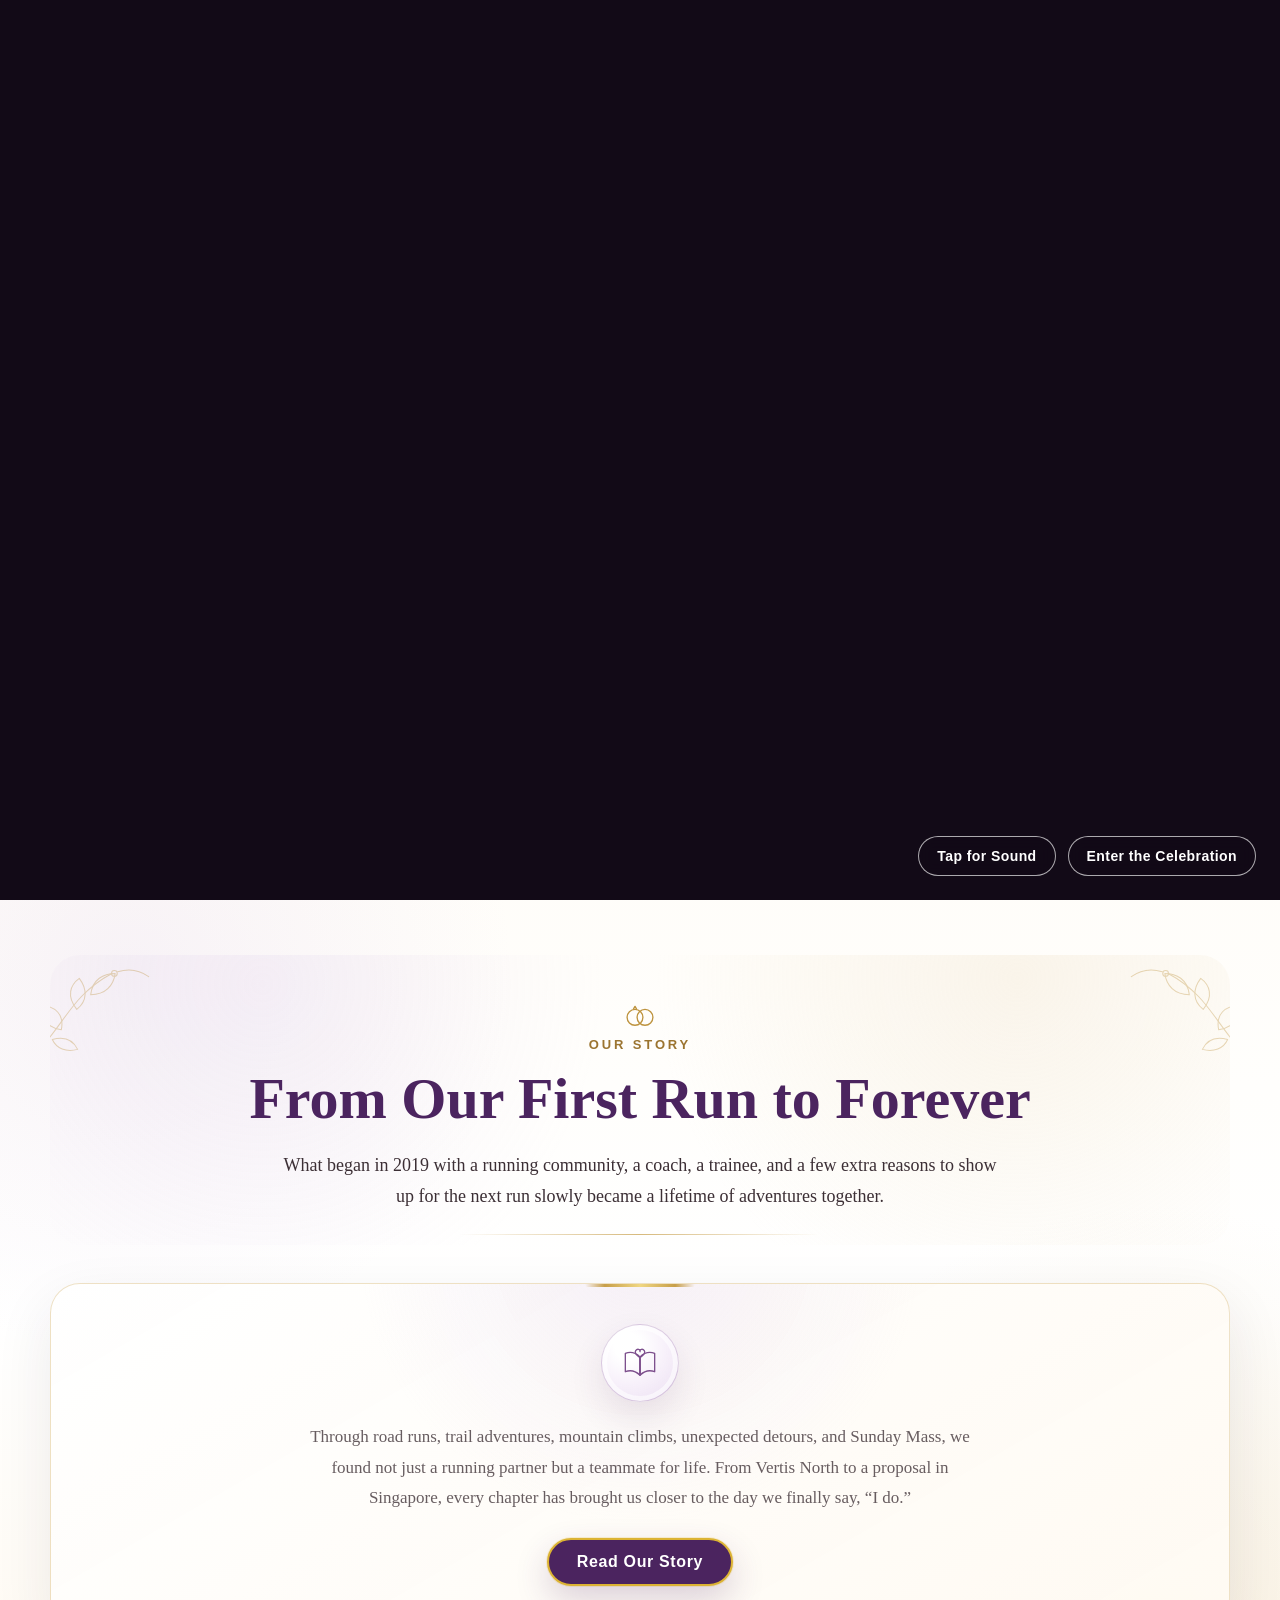
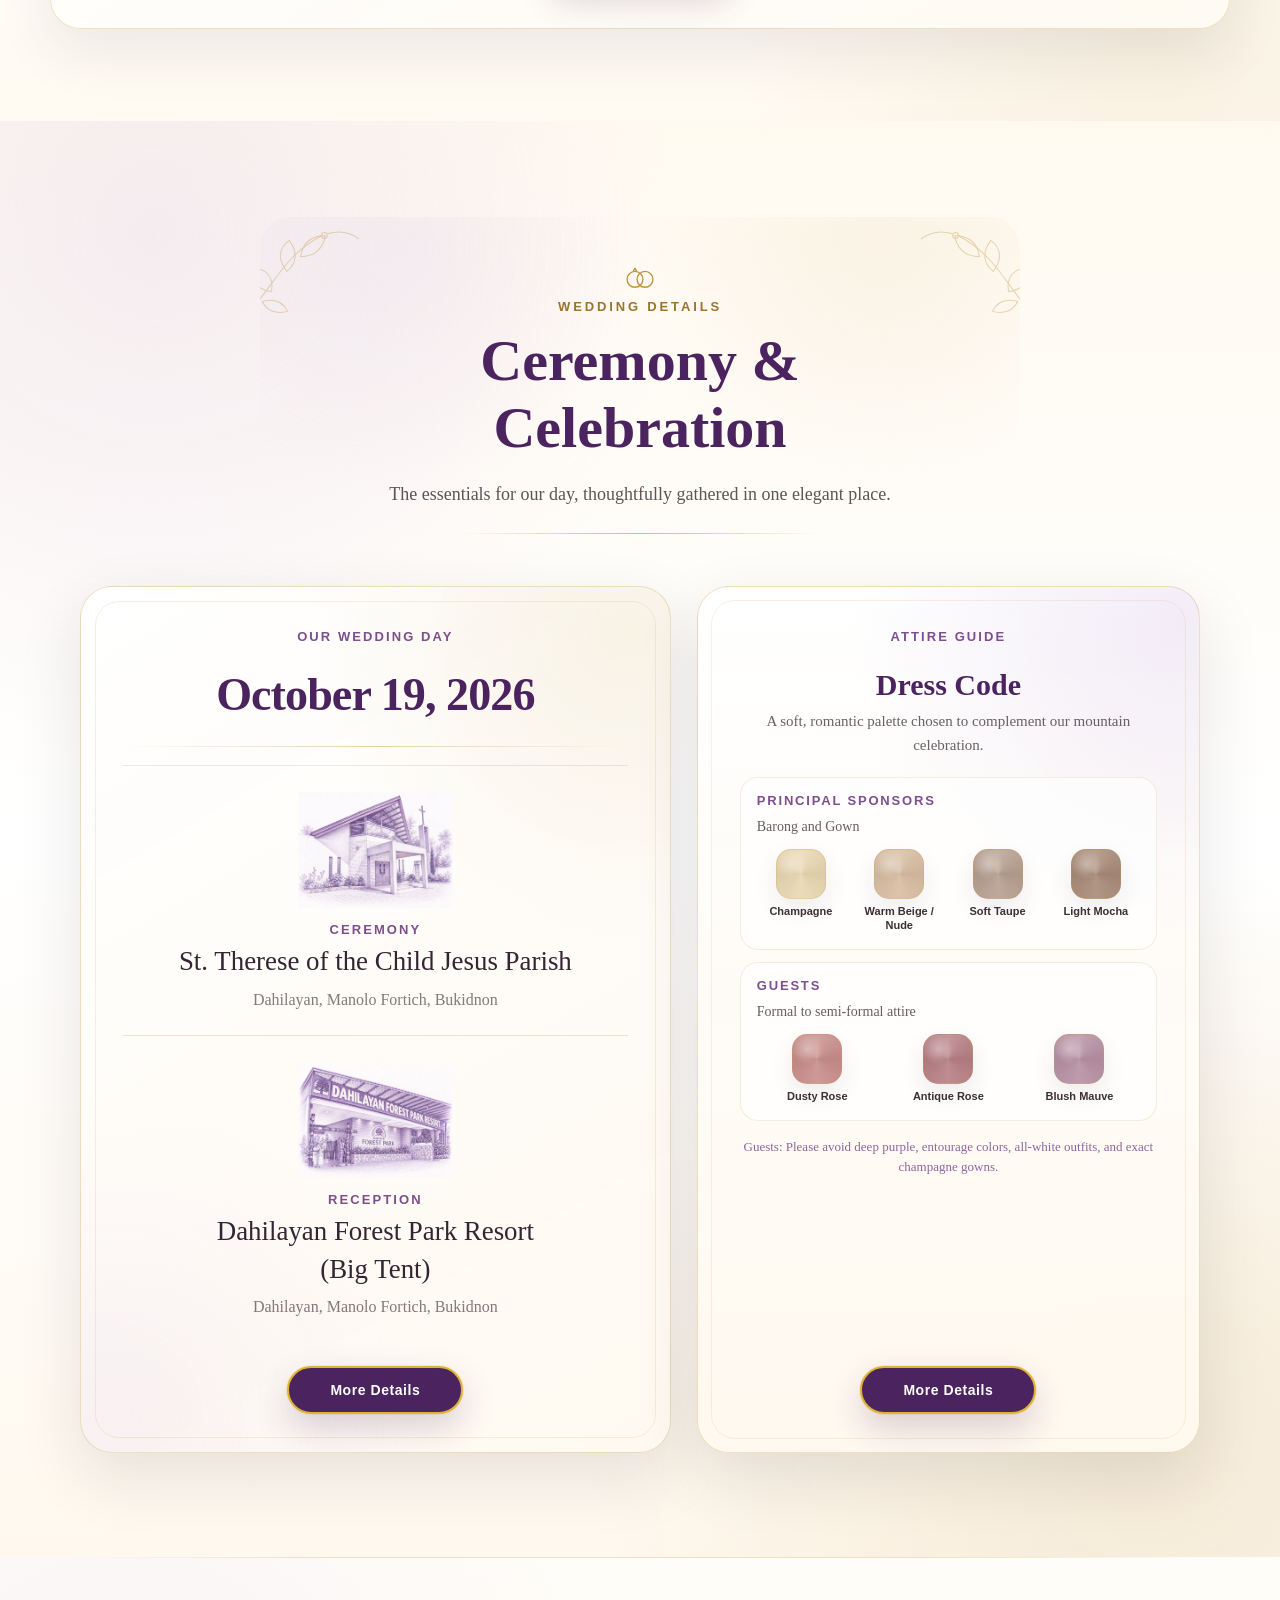
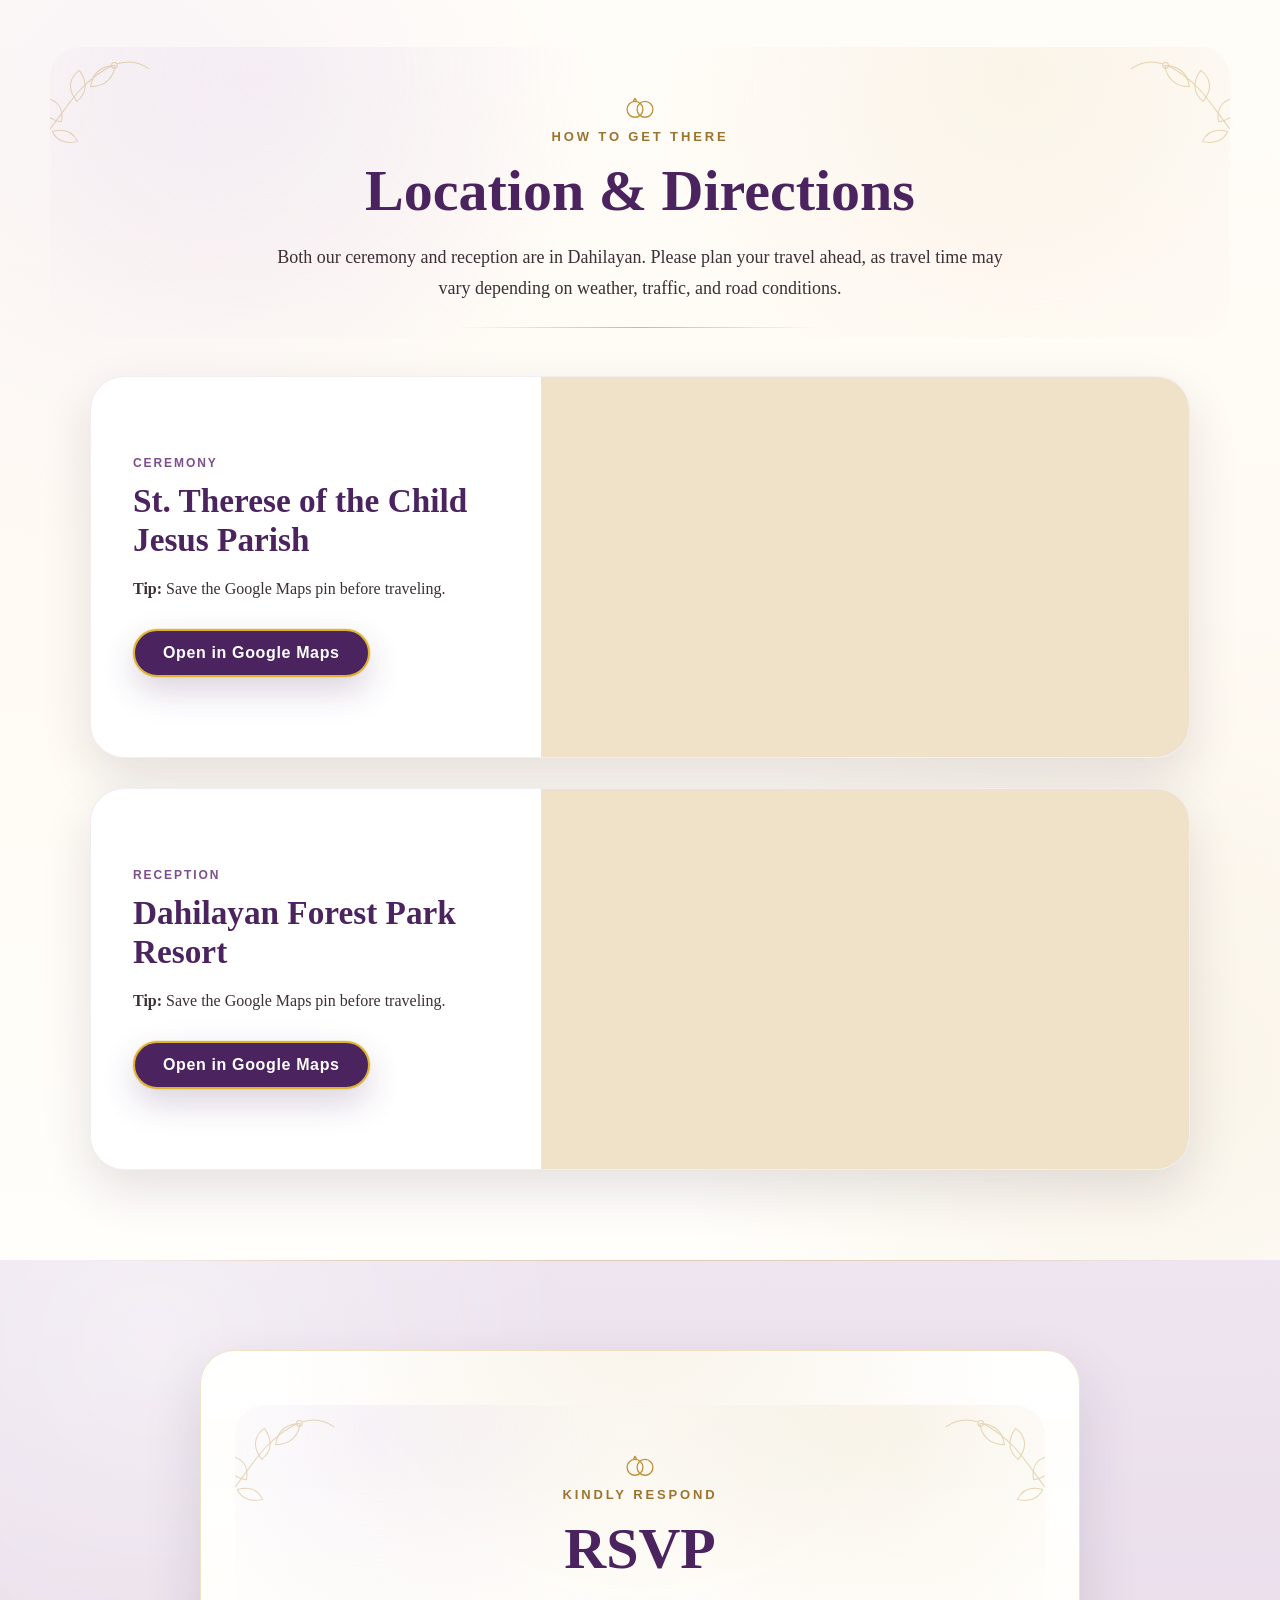
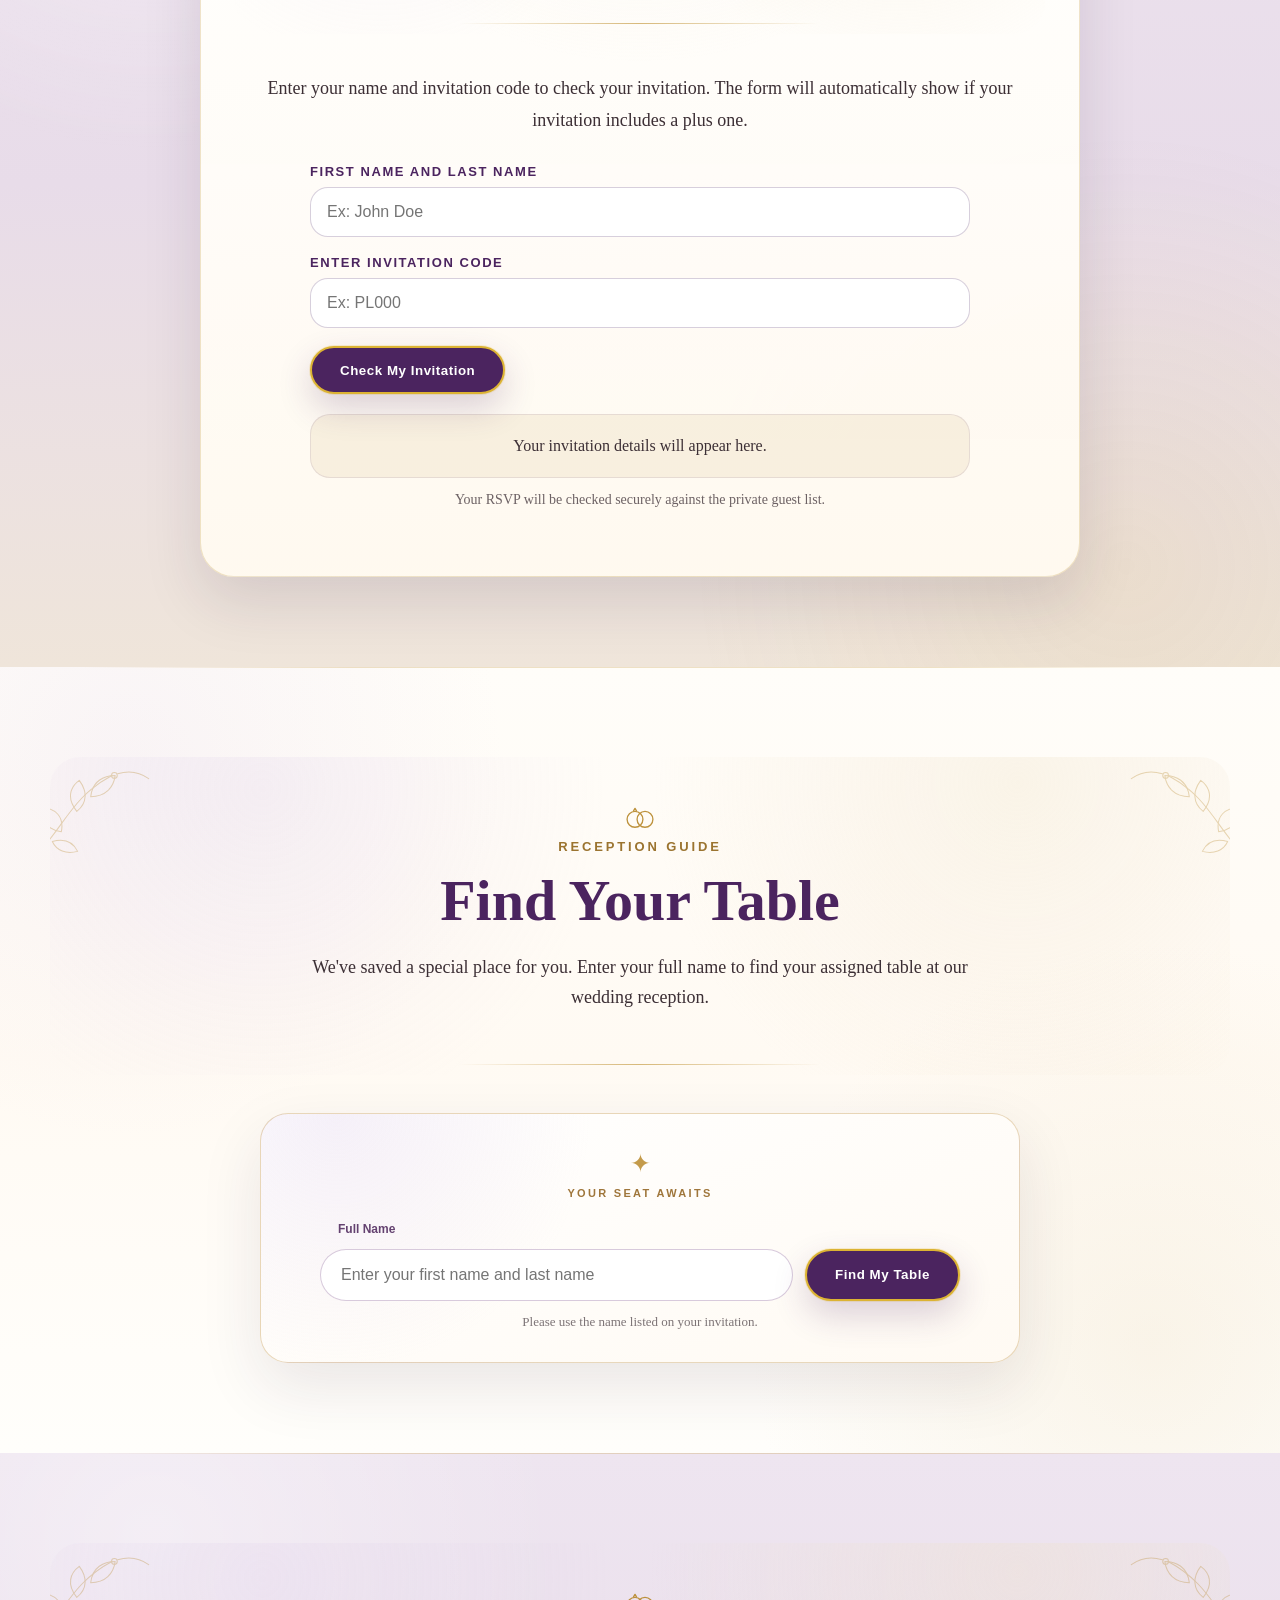
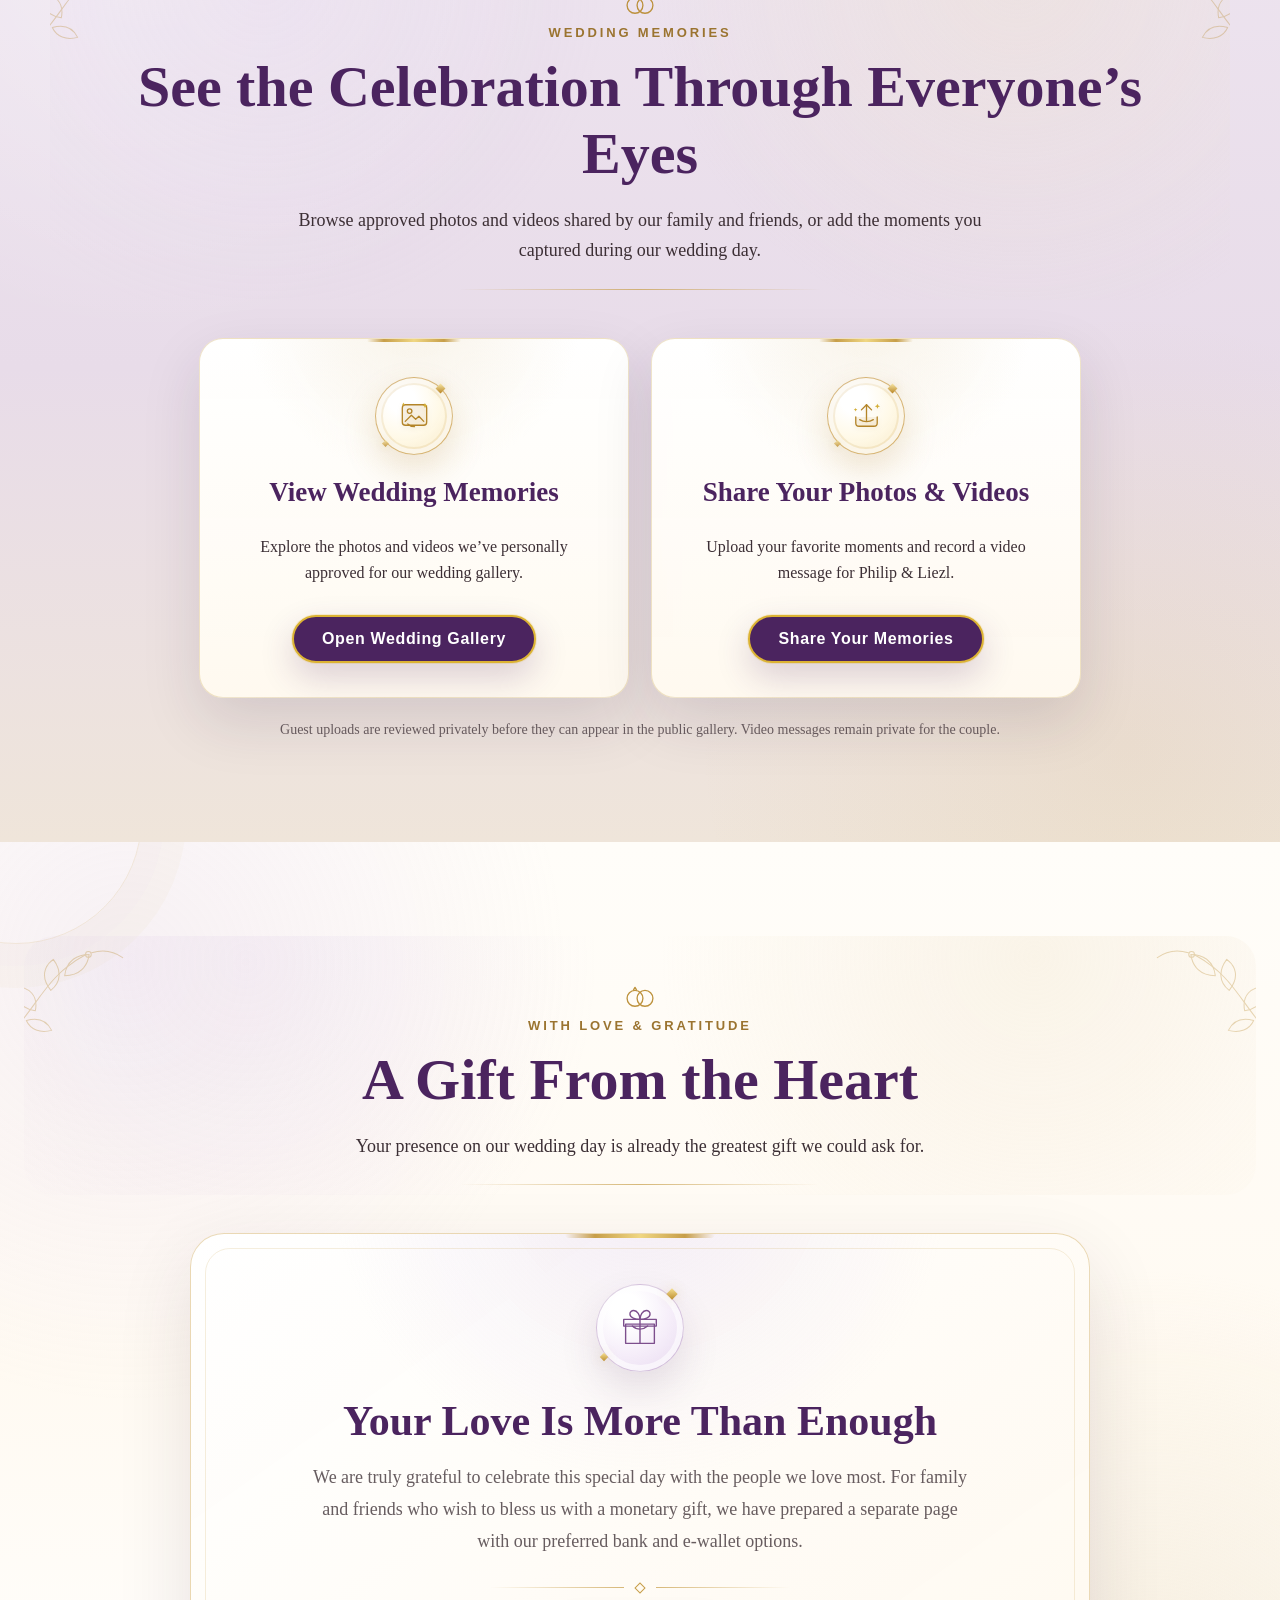
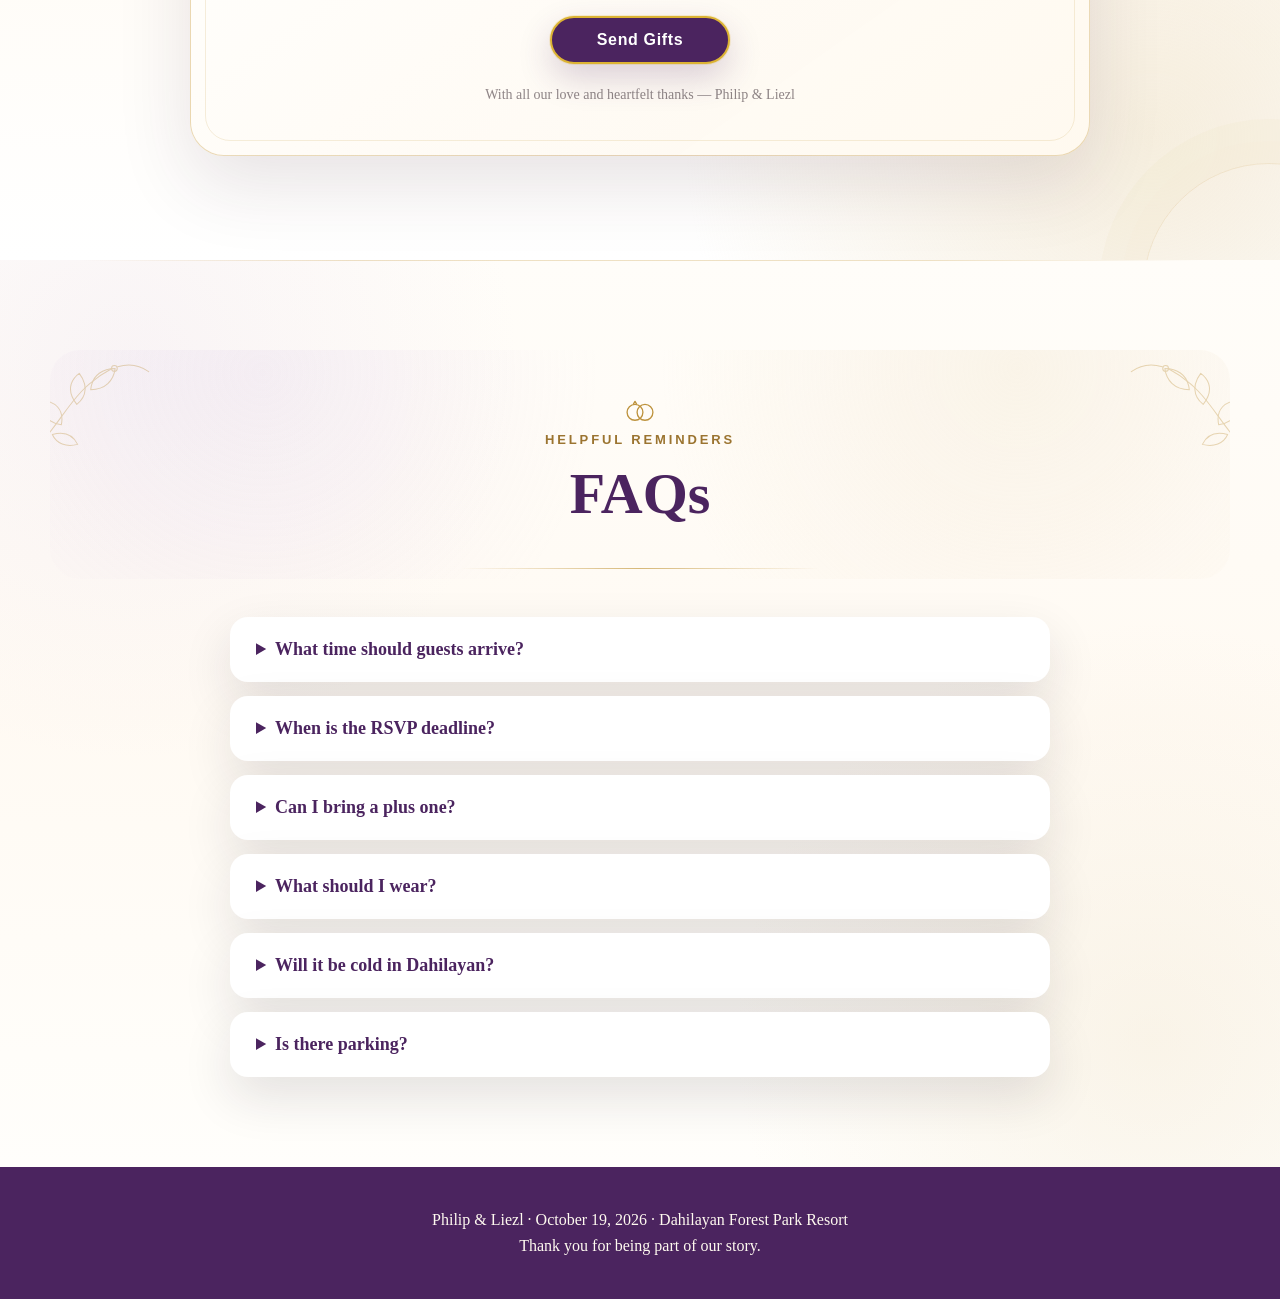
<file: index.html>
<!DOCTYPE html>
<html lang="en">
<head>
  <link rel="icon" type="image/svg+xml" href="assets/favicon-pl.svg?v=1" />
  <meta charset="UTF-8" />
  <meta name="viewport" content="width=device-width, initial-scale=1.0" />
  <title>Philip & Liezl | Wedding in Dahilayan</title>
  <meta name="description" content="Wedding website for Philip and Liezl's celebration at Dahilayan Forest Park Resort in Dahilayan, Bukidnon on October 19, 2026." />
  <link rel="preconnect" href="https://fonts.googleapis.com" />
  <link rel="preconnect" href="https://fonts.gstatic.com" crossorigin />
  <link href="https://fonts.googleapis.com/css2?family=Great+Vibes&display=swap" rel="stylesheet" />
  <link rel="stylesheet" href="styles.css?v=details-more-20260913" />
  <style>
    .hero {
      background:
        linear-gradient(rgba(75, 36, 95, 0.22), rgba(75, 36, 95, 0.22)),
        url("assets/hero-background.jpg?v=original-hero-20260907") !important;
      background-size: cover !important;
      background-position: center !important;
      color: var(--white) !important;
    }

    .hero .eyebrow {
      color: var(--champagne) !important;
      text-shadow: 0 4px 18px rgba(0, 0, 0, 0.35) !important;
    }

    .hero-event-details,
    .hero-event-date,
    .hero-event-venue,
    .hero-text {
      color: var(--white) !important;
      background: none !important;
      -webkit-text-fill-color: var(--white) !important;
      text-shadow: 0 5px 20px rgba(0, 0, 0, 0.42) !important;
    }

    .hero .hero-event-date {
      color: #d4af37 !important;
      background: linear-gradient(105deg, #f6dc76 0%, #d4af37 38%, #f1cd5f 62%, #b88916 100%) !important;
      background-image: linear-gradient(105deg, #f6dc76 0%, #d4af37 38%, #f1cd5f 62%, #b88916 100%) !important;
      -webkit-background-clip: text !important;
      background-clip: text !important;
      -webkit-text-fill-color: transparent !important;
      text-shadow: 0 2px 9px rgba(212, 175, 55, 0.18), 0 3px 14px rgba(0, 0, 0, 0.28) !important;
    }

    .hero-title {
      filter: none !important;
    }

    .hero-title::before {
      background-image: linear-gradient(105deg, #fff4bf 0%, #f4d568 20%, #d8a520 46%, #ffe89b 64%, #c89412 86%, #edca5d 100%) !important;
      background-size: 150% auto !important;
      background-position: center !important;
    }

    .hero-title::after {
      content: none !important;
      display: none !important;
    }

    .hero-title-image {
      opacity: 0 !important;
      filter: none !important;
    }

    .hero .btn.secondary {
      background: #ffffff !important;
      color: var(--deep-purple) !important;
      border: 2px solid #dcb333 !important;
      box-shadow: 0 14px 34px rgba(75, 36, 95, 0.16), 0 0 0 1px rgba(242, 213, 107, 0.28) !important;
    }

    .hero .btn.secondary:hover {
      background: #fffaf0 !important;
      color: var(--deep-purple) !important;
      border: 2px solid #dcb333 !important;
      transform: translateY(-3px);
      box-shadow: 0 18px 40px rgba(75, 36, 95, 0.22), 0 0 0 1px rgba(242, 213, 107, 0.42) !important;
    }

    @media (max-width: 860px) {
      .hero {
        min-height: calc(100svh - 74px) !important;
        min-height: calc(100dvh - 74px) !important;
        padding: 48px 18px 52px !important;
        display: flex !important;
        align-items: center !important;
        justify-content: center !important;
        text-align: center !important;
      }

      .hero-content {
        width: 100% !important;
        max-width: 100% !important;
        margin: 0 auto !important;
        display: flex !important;
        flex-direction: column !important;
        align-items: center !important;
        justify-content: center !important;
      }

      .hero-title {
        width: min(88vw, 620px) !important;
        max-width: 100% !important;
        margin: 8px auto 0 !important;
        align-self: center !important;
      }

      .hero-event-details {
        width: 100% !important;
        gap: 0 !important;
        margin: -12px auto 44px !important;
        align-items: center !important;
        text-align: center !important;
      }

      .hero .hero-event-date {
        font-family: 'Great Vibes', cursive !important;
        font-size: clamp(30px, 8vw, 40px) !important;
        line-height: 1.05 !important;
        font-weight: 400 !important;
        font-style: normal !important;
        letter-spacing: 0.04em !important;
        color: #d4af37 !important;
        background: linear-gradient(105deg, #f6dc76 0%, #d4af37 38%, #f1cd5f 62%, #b88916 100%) !important;
        background-image: linear-gradient(105deg, #f6dc76 0%, #d4af37 38%, #f1cd5f 62%, #b88916 100%) !important;
        -webkit-background-clip: text !important;
        background-clip: text !important;
        -webkit-text-fill-color: transparent !important;
      }

      .hero-text {
        width: min(92vw, 520px) !important;
        margin-left: auto !important;
        margin-right: auto !important;
        font-size: 16px !important;
        line-height: 1.55 !important;
        text-align: center !important;
      }

      .hero-buttons {
        width: 100% !important;
        justify-content: center !important;
        align-items: center !important;
      }
    }

    .details-section {
      max-width: 1180px;
    }

    .details-section .section-heading {
      max-width: 760px;
      margin-left: auto;
      margin-right: auto;
      margin-bottom: 34px;
    }

    .details-section .section-subtitle {
      color: var(--text);
      opacity: 0.82;
    }

    .details-layout {
      align-items: stretch;
    }

    .detail-feature-card {
      display: flex;
      flex-direction: column;
      justify-content: center;
      min-height: 100%;
    }

    .detail-venue-list {
      display: grid;
      gap: 22px;
    }

    .detail-venue-block {
      padding: 22px 0 0;
      border-top: 1px solid rgba(75, 36, 95, 0.13);
    }

    .detail-venue-block:first-child {
      padding-top: 0;
      border-top: 0;
    }

    .detail-address {
      margin: 8px 0 0;
      color: var(--text);
      font-size: 18px;
      line-height: 1.55;
      opacity: 0.84;
    }

    .detail-card-soft {
      display: flex;
      flex-direction: column;
      justify-content: center;
    }

    .detail-card-soft p {
      margin-bottom: 0;
    }

    .detail-note {
      margin-top: 12px !important;
      color: var(--deep-purple);
      font-size: 15px;
      line-height: 1.6;
      opacity: 0.86;
    }

    .dress-code-groups {
      display: grid;
      grid-template-columns: repeat(2, minmax(0, 1fr));
      gap: 14px;
      margin-top: 10px;
    }

    .dress-code-group {
      padding: 16px 17px;
      border-radius: 18px;
      background: rgba(255, 250, 240, 0.76);
      border: 1px solid rgba(199, 158, 73, 0.22);
    }

    .dress-code-label {
      display: block;
      margin-bottom: 8px;
      color: var(--orchid);
      font-family: Arial, sans-serif;
      font-size: 13px;
      font-weight: 700;
      letter-spacing: 0.14em;
      text-transform: uppercase;
    }

    .dress-code-group p {
      margin: 0 !important;
      line-height: 1.55;
    }

    .dress-code-colors {
      margin-top: 6px !important;
      color: var(--deep-purple);
      font-size: 15px;
    }
.dress-palette-grid {
  display: grid;
  grid-template-columns: repeat(2, minmax(0, 1fr));
  gap: 14px 16px;
  margin-top: 14px;
}

.dress-swatch {
  display: flex;
  flex-direction: column;
  align-items: center;
  gap: 8px;
  text-align: center;
}

.dress-swatch span {
  font-size: 13px;
  line-height: 1.4;
  color: var(--text);
  font-family: Arial, sans-serif;
  font-weight: 700;
}

.swatch-chip {
  width: 72px;
  height: 72px;
  border-radius: 18px;
  border: 1px solid rgba(199, 158, 73, 0.24);
  box-shadow: 0 10px 24px rgba(36, 23, 38, 0.08);
  background-size: cover;
  background-position: center;
}

/* soft swirl / luxurious fabric-like look */
.swatch-chip {
  background-image:
    radial-gradient(circle at 30% 30%, rgba(255,255,255,0.35), transparent 32%),
    conic-gradient(
      from 180deg at 50% 50%,
      rgba(255,255,255,0.10),
      rgba(0,0,0,0.05),
      rgba(255,255,255,0.18),
      rgba(0,0,0,0.05),
      rgba(255,255,255,0.10)
    );
}

/* Guest colors */
.swatch-dusty-rose {
  background-color: #c98d8a;
}

.swatch-antique-rose {
  background-color: #b77f84;
}

.swatch-blush-mauve {
  background-color: #b690a3;
}

/* Principal sponsors */
.swatch-champagne {
  background-color: #ead7b1;
}

.swatch-warm-beige {
  background-color: #d8bda1;
}

.swatch-soft-taupe {
  background-color: #b79f90;
}

.swatch-light-mocha {
  background-color: #a98a77;
}

@media (max-width: 760px) {
  .dress-palette-grid {
    grid-template-columns: repeat(2, minmax(0, 1fr));
  }

  .swatch-chip {
    width: 64px;
    height: 64px;
  }

  .dress-swatch span {
    font-size: 12px;
  }
}
    @media (max-width: 980px) {
      .details-layout {
        grid-template-columns: 1fr !important;
      }
    }

    @media (max-width: 860px) {
      .details-section {
        padding-top: 76px !important;
        padding-bottom: 76px !important;
      }

      .details-section .section-heading {
        margin-bottom: 26px;
      }

      .detail-feature-card,
      .detail-card-soft {
        padding: 30px 24px !important;
      }

      .details-main-date {
        font-size: 32px !important;
      }

      .details-venue {
        font-size: 22px !important;
      }

      .detail-address {
        font-size: 16px;
      }

      .dress-code-groups {
        grid-template-columns: 1fr;
      }
    }

    /* Refined, luxurious wedding details layout */
    #details.details-section {
      max-width: none !important;
      padding: 96px 24px 104px !important;
      overflow: visible !important;
      background:
        radial-gradient(circle at 12% 8%, rgba(217, 198, 232, 0.28), transparent 30%),
        radial-gradient(circle at 90% 92%, rgba(239, 226, 200, 0.64), transparent 32%),
        linear-gradient(180deg, #fffaf0 0%, #ffffff 50%, #fff8ee 100%) !important;
    }

    #details.details-section > .section-heading {
      display: block !important;
      max-width: 760px !important;
      margin-bottom: 42px !important;
    }

    #details.details-section > .details-layout {
      display: grid !important;
      width: min(100%, 1080px);
      margin: 0 auto;
      grid-template-columns: 1fr !important;
      gap: 24px !important;
    }

    #details.details-section::before,
    #details.details-section::after {
      content: none !important;
      display: none !important;
    }

    #details .detail-feature-card {
      position: relative !important;
      justify-content: flex-start !important;
      padding: 46px 52px !important;
      border-radius: 32px !important;
      overflow: hidden !important;
      background:
        radial-gradient(circle at 100% 0%, rgba(239, 226, 200, 0.34), transparent 34%),
        linear-gradient(145deg, rgba(255,255,255,0.98), rgba(255,250,240,0.97)) !important;
      border: 1px solid rgba(199, 158, 73, 0.34) !important;
      box-shadow: 0 26px 70px rgba(36, 23, 38, 0.12) !important;
    }

    #details .detail-feature-card::before {
      content: "" !important;
      display: block !important;
      position: absolute !important;
      inset: 14px !important;
      border: 1px solid rgba(199, 158, 73, 0.16) !important;
      border-radius: 24px !important;
      pointer-events: none !important;
    }

    #details .detail-feature-card > .details-label,
    #details .detail-feature-card > .details-main-date {
      position: relative;
      z-index: 1;
      text-align: center;
    }

    #details .details-main-date {
      margin-bottom: 12px !important;
      font-size: clamp(36px, 4vw, 48px) !important;
      letter-spacing: -0.02em;
    }

    #details .detail-divider {
      position: relative;
      z-index: 1;
      margin: 24px 0 8px !important;
      background: linear-gradient(90deg, transparent, rgba(199, 158, 73, 0.46), transparent) !important;
    }

    #details .detail-venue-list {
      position: relative;
      z-index: 1;
      display: grid !important;
      grid-template-columns: repeat(2, minmax(0, 1fr)) !important;
      gap: 0 !important;
      margin-top: 16px;
      border-top: 1px solid rgba(75, 36, 95, 0.10);
    }

    #details .detail-venue-block {
      padding: 30px 34px 4px !important;
      border-top: 0 !important;
    }

    #details .detail-venue-illustration {
      display: block;
      width: min(100%, 230px);
      height: 116px;
      margin: 0 auto 14px;
      object-fit: contain;
      object-position: center;
      opacity: 0.96;
      mix-blend-mode: multiply;
    }

    #details .detail-venue-block + .detail-venue-block {
      border-left: 1px solid rgba(199, 158, 73, 0.28);
    }

    #details .details-venue {
      font-size: clamp(23px, 2.4vw, 30px) !important;
      color: #342532 !important;
    }

    #details .detail-address {
      color: rgba(60, 47, 53, 0.76) !important;
    }

    #details .detail-side-grid {
      display: grid !important;
      grid-template-columns: repeat(2, minmax(0, 1fr)) !important;
      gap: 24px !important;
    }

    #details .detail-card-soft {
      min-height: 245px;
      padding: 36px 38px !important;
      border-radius: 28px !important;
      background:
        radial-gradient(circle at 100% 0%, rgba(217, 198, 232, 0.26), transparent 34%),
        linear-gradient(180deg, rgba(255,255,255,0.98), rgba(255,248,238,0.96)) !important;
      border: 1px solid rgba(199, 158, 73, 0.28) !important;
      box-shadow: 0 20px 52px rgba(36, 23, 38, 0.10) !important;
    }

    #details .detail-icon {
      width: 48px;
      height: 48px;
      margin-bottom: 18px;
      color: #b4872e !important;
      background: #fffaf0 !important;
      border: 1px solid rgba(199, 158, 73, 0.42);
      box-shadow: 0 10px 24px rgba(199, 158, 73, 0.14);
    }

    #details .detail-card-soft h3 {
      margin-bottom: 10px;
      font-size: 27px;
    }

    #details .detail-note {
      color: var(--orchid) !important;
    }

    .detail-more-actions {
      display: flex;
      justify-content: center !important;
      width: min(100%, 1080px);
      margin: 34px auto 0 !important;
      padding-top: 0 !important;
    }

    .detail-more-button {
      min-width: 190px;
      padding: 15px 34px !important;
      letter-spacing: 0.04em;
      background: var(--deep-purple) !important;
      color: var(--white) !important;
      border: 2px solid #dcb333 !important;
      box-shadow: 0 14px 34px rgba(75, 36, 95, 0.20), 0 0 0 1px rgba(242, 213, 107, 0.28) !important;
    }

    .detail-more-button:hover {
      transform: translateY(-3px);
      box-shadow: 0 18px 40px rgba(75, 36, 95, 0.24), 0 0 0 1px rgba(242, 213, 107, 0.42) !important;
    }

    @media (max-width: 760px) {
      #details.details-section {
        padding: 76px 18px 84px !important;
      }

      #details.details-section > .section-heading {
        margin-bottom: 30px !important;
      }

      #details .detail-feature-card {
        padding: 34px 22px !important;
      }

      #details .detail-venue-list,
      #details .detail-side-grid {
        grid-template-columns: 1fr !important;
      }

      #details .detail-venue-block {
        padding: 26px 8px 8px !important;
      }

      #details .detail-venue-illustration {
        width: min(100%, 190px);
        height: 96px;
        margin-bottom: 12px;
      }

      #details .detail-venue-block + .detail-venue-block {
        margin-top: 20px;
        border-left: 0;
        border-top: 1px solid rgba(199, 158, 73, 0.24) !important;
      }

      #details .detail-card-soft {
        min-height: auto;
        padding: 30px 26px !important;
      }

      .detail-more-actions {
        margin-top: 28px !important;
      }
    }

    .rsvp-form,
    .rsvp-details-form {
      max-width: 660px;
      margin: 28px auto 0;
      display: grid;
      gap: 18px;
      text-align: left;
    }

    .rsvp-field {
      display: grid;
      gap: 8px;
      font-family: Arial, sans-serif;
      font-weight: 700;
      color: var(--deep-purple);
    }

    .rsvp-field span {
      font-size: 13px;
      letter-spacing: 0.12em;
      text-transform: uppercase;
    }

    .rsvp-field input,
    .rsvp-field select,
    .rsvp-field textarea {
      width: 100%;
      border: 1px solid rgba(75, 36, 95, 0.22);
      border-radius: 18px;
      padding: 15px 16px;
      font-size: 16px;
      color: var(--text);
      background: var(--white);
      font-family: Arial, sans-serif;
      outline: none;
    }

    .rsvp-field textarea {
      min-height: 92px;
      resize: vertical;
    }

    .rsvp-field input:focus,
    .rsvp-field select:focus,
    .rsvp-field textarea:focus {
      border-color: var(--orchid);
      box-shadow: 0 0 0 4px rgba(125, 79, 141, 0.10);
    }

    .rsvp-actions {
      display: flex;
      gap: 12px;
      flex-wrap: wrap;
      align-items: center;
    }

    .rsvp-status,
    .rsvp-summary-card {
      max-width: 660px;
      margin: 20px auto 0;
      padding: 18px 20px;
      border-radius: 20px;
      background: rgba(239, 226, 200, 0.45);
      border: 1px solid rgba(75, 36, 95, 0.10);
      color: var(--text);
      line-height: 1.6;
      text-align: center;
    }

    .rsvp-status.success {
      background: rgba(217, 198, 232, 0.35);
      color: var(--deep-purple);
    }

    .rsvp-status.warning {
      background: rgba(255, 248, 238, 0.94);
    }

    .rsvp-status.error {
      background: rgba(200, 139, 145, 0.18);
      color: #6f2f3a;
    }

    .checkbox-line {
      display: flex;
      gap: 10px;
      align-items: flex-start;
      color: var(--text);
      font-family: Arial, sans-serif;
      font-weight: 700;
      line-height: 1.5;
    }

    .checkbox-line input {
      width: auto;
      margin-top: 4px;
    }

    .plus-one-count-note {
      color: var(--deep-purple);
      font-family: Arial, sans-serif;
      font-weight: 700;
      line-height: 1.6;
    }

    .plus-one-fields {
      display: grid;
      gap: 14px;
      margin-top: 12px;
    }

    .hidden {
      display: none !important;
    }
  
    /* 2026-09-19: refined Details section */
    #details.details-section {
      position: relative;
      padding-top: 96px !important;
      padding-bottom: 104px !important;
    }

    #details .details-showcase {
      width: min(100%, 1120px);
      margin: 0 auto;
      display: grid;
      grid-template-columns: minmax(0, 1.08fr) minmax(0, 0.92fr);
      gap: 26px;
      align-items: stretch;
    }

    #details .details-date-card,
    #details .details-dress-card {
      min-height: auto;
      position: relative;
      overflow: hidden;
      padding: 42px 42px 38px !important;
      border-radius: 32px !important;
      border: 1px solid rgba(199, 158, 73, 0.32) !important;
      box-shadow: 0 24px 66px rgba(36, 23, 38, 0.11) !important;
    }

    #details .details-date-card {
      align-self: stretch;
      display: flex;
      flex-direction: column;
      height: 100%;
      padding-bottom: 38px !important;
      background:
        radial-gradient(circle at 92% 5%, rgba(239, 226, 200, 0.42), transparent 31%),
        radial-gradient(circle at 4% 96%, rgba(217, 198, 232, 0.18), transparent 31%),
        linear-gradient(150deg, rgba(255,255,255,0.99), rgba(255,249,240,0.98)) !important;
    }

    #details .details-dress-card {
      display: flex;
      flex-direction: column;
      height: 100%;
      background:
        radial-gradient(circle at 96% 4%, rgba(217, 198, 232, 0.32), transparent 34%),
        linear-gradient(180deg, rgba(255,255,255,0.99), rgba(255,248,238,0.97)) !important;
    }

    #details .details-date-card::before,
    #details .details-dress-card::before {
      content: "";
      position: absolute;
      inset: 13px;
      border: 1px solid rgba(199, 158, 73, 0.14);
      border-radius: 24px;
      pointer-events: none;
    }

    #details .detail-card-topline {
      position: relative;
      z-index: 1;
      display: flex;
      align-items: center;
      justify-content: center;
      margin-bottom: 13px;
    }

    #details .details-main-date {
      position: relative;
      z-index: 1;
      display: block;
      margin: 4px auto 4px !important;
      text-align: center;
      font-size: clamp(35px, 3.6vw, 48px) !important;
    }

    #details .detail-divider {
      margin: 22px 0 6px !important;
    }

    #details .detail-venue-list {
      display: grid !important;
      grid-template-columns: 1fr !important;
      gap: 0 !important;
      flex: 1 1 auto;
      align-content: center;
      margin-top: 12px !important;
      border-top: 1px solid rgba(75, 36, 95, 0.10);
    }

    #details .detail-venue-block {
      padding: 26px 26px 22px !important;
      text-align: center;
      border-top: 0 !important;
    }

    #details .detail-venue-block + .detail-venue-block {
      margin-top: 0 !important;
      border-left: 0 !important;
      border-top: 1px solid rgba(199, 158, 73, 0.28) !important;
    }

    #details .details-venue {
      margin-bottom: 7px;
      font-size: clamp(22px, 2.1vw, 28px) !important;
      line-height: 1.25;
    }

    #details .detail-address {
      margin-top: 0;
      font-size: 16px;
    }

    #details .detail-card-actions {
      position: relative;
      z-index: 1;
      display: flex;
      justify-content: center;
      margin-top: 24px;
    }

    #details .details-date-card .detail-card-actions {
      margin-top: auto;
      padding-top: 24px;
    }

    #details .detail-more-button {
      display: inline-flex !important;
      align-items: center !important;
      justify-content: center !important;
      min-width: 176px;
      min-height: 48px;
      padding: 13px 28px !important;
      font-size: 14px;
      line-height: 1 !important;
      text-align: center !important;
    }

    #details .details-dress-card h3 {
      position: relative;
      z-index: 1;
      margin: 3px 0 7px;
      text-align: center;
      font-size: 30px;
    }

    #details .dress-intro {
      position: relative;
      z-index: 1;
      max-width: 430px;
      margin: 0 auto 20px;
      color: rgba(60, 47, 53, 0.76);
      font-size: 15px;
      line-height: 1.6;
      text-align: center;
    }

    #details .dress-code-groups {
      position: relative;
      z-index: 1;
      grid-template-columns: 1fr !important;
      gap: 12px;
      margin-top: 0;
    }

    #details .dress-code-group {
      padding: 15px 16px 16px;
      border-radius: 18px;
      background: rgba(255,255,255,.64);
      border: 1px solid rgba(199,158,73,.18);
    }

    #details .dress-code-group > p {
      font-size: 14px;
      color: rgba(60,47,53,.78);
    }

    #details .dress-palette-grid {
      grid-template-columns: repeat(3, minmax(0, 1fr));
      gap: 10px;
      margin-top: 12px;
    }

    #details .sponsor-palette {
      grid-template-columns: repeat(4, minmax(0, 1fr));
    }

    #details .swatch-chip {
      width: 50px;
      height: 50px;
      border-radius: 15px;
    }

    #details .dress-swatch {
      gap: 6px;
    }

    #details .dress-swatch span {
      font-size: 11px;
      line-height: 1.25;
    }

    #details .detail-note {
      position: relative;
      z-index: 1;
      margin: 16px auto 0 !important;
      max-width: 460px;
      font-size: 13px;
      line-height: 1.55;
      text-align: center;
    }

    #details .details-dress-card .detail-card-actions {
      margin-top: auto;
      padding-top: 24px;
    }

    @media (max-width: 900px) {
      #details .details-showcase {
        grid-template-columns: 1fr;
        max-width: 720px;
        align-items: start;
      }

      #details .details-date-card,
      #details .details-dress-card {
        height: auto;
        padding: 36px 28px 32px !important;
      }

      #details .detail-venue-list {
        flex: initial;
        align-content: initial;
      }
    }

    @media (max-width: 560px) {
      #details.details-section {
        padding: 72px 14px 80px !important;
      }

      #details .details-showcase {
        gap: 18px;
      }

      #details .details-date-card,
      #details .details-dress-card {
        padding: 30px 18px 26px !important;
        border-radius: 26px !important;
      }

      #details .details-date-card::before,
      #details .details-dress-card::before {
        inset: 9px;
        border-radius: 20px;
      }

      #details .detail-venue-list {
        grid-template-columns: 1fr !important;
      }

      #details .detail-venue-block {
        padding: 22px 6px 8px !important;
      }

      #details .detail-venue-block + .detail-venue-block {
        margin-top: 14px;
        border-left: 0 !important;
        border-top: 1px solid rgba(199,158,73,.24) !important;
      }

      #details .details-main-date {
        font-size: 31px !important;
      }

      #details .details-venue {
        font-size: 22px !important;
      }

      #details .dress-palette-grid,
      #details .sponsor-palette {
        grid-template-columns: repeat(2, minmax(0, 1fr));
      }

      #details .swatch-chip {
        width: 54px;
        height: 54px;
      }

      #details .dress-swatch span {
        font-size: 12px;
      }

      #details .detail-card-actions {
        margin-top: 24px;
      }

      #details .detail-more-button {
        width: min(100%, 240px);
      }
    }

  
    /* Elegant section-heading treatment across the homepage, excluding the Hero. */
    main > .section .section-heading {
      position: relative;
      z-index: 1;
      overflow: hidden;
      padding: 36px 84px 34px;
      border-radius: 30px;
      background:
        linear-gradient(90deg, transparent, rgba(199,158,73,.72), transparent) center calc(100% - 10px) / min(360px, 62%) 1px no-repeat,
        radial-gradient(circle at 18% 10%, rgba(217,198,232,.18), transparent 34%),
        radial-gradient(circle at 82% 8%, rgba(239,226,200,.32), transparent 36%);
    }

    main > .section .section-heading::before,
    main > .section .section-heading::after {
      content: "";
      position: absolute;
      top: 4px;
      width: 148px;
      height: 108px;
      background: url("assets/section-botanical.svg") center / contain no-repeat;
      opacity: .56;
      pointer-events: none;
    }

    main > .section .section-heading::before {
      left: 0;
      transform: translate(-24px, -2px);
    }

    main > .section .section-heading::after {
      right: 0;
      transform: translate(24px, -2px) scaleX(-1);
    }

    main > .section .section-heading > * {
      position: relative;
      z-index: 1;
    }

    main > .section .section-heading .eyebrow::before {
      content: "";
      display: block;
      width: 40px;
      height: 25px;
      margin: 0 auto 8px;
      background: url("assets/section-rings.svg") center / contain no-repeat;
      opacity: .92;
    }

    main > .section .section-heading .eyebrow {
      color: #9b7430;
    }

    main > .section .section-heading h2 {
      margin-top: 8px;
    }

    @media (max-width: 760px) {
      main > .section .section-heading {
        padding: 30px 24px 32px;
        border-radius: 24px;
        background:
          linear-gradient(90deg, transparent, rgba(199,158,73,.68), transparent) center calc(100% - 9px) / min(260px, 68%) 1px no-repeat,
          radial-gradient(circle at 18% 10%, rgba(217,198,232,.15), transparent 34%),
          radial-gradient(circle at 82% 8%, rgba(239,226,200,.26), transparent 36%);
      }

      main > .section .section-heading::before,
      main > .section .section-heading::after {
        top: 3px;
        width: 96px;
        height: 72px;
        opacity: .42;
      }

      main > .section .section-heading::before {
        transform: translate(-30px, -5px);
      }

      main > .section .section-heading::after {
        transform: translate(30px, -5px) scaleX(-1);
      }

      main > .section .section-heading .eyebrow::before {
        width: 34px;
        height: 22px;
        margin-bottom: 7px;
      }
    }


    .gallery-action-grid {
      grid-template-columns: repeat(2, minmax(0, 430px)) !important;
      justify-content: center;
      justify-items: stretch;
      align-items: stretch;
      width: 100%;
      margin-left: auto !important;
      margin-right: auto !important;
    }

    .gallery-action-card {
      position: relative;
      width: 100%;
      max-width: 430px;
      min-height: 100%;
      display: flex;
      flex-direction: column;
      align-items: center;
      justify-content: center;
      overflow: hidden;
      padding: 38px 34px 34px !important;
      text-align: center;
      border: 1px solid rgba(199,158,73,.34) !important;
      background:
        radial-gradient(circle at 50% -8%, rgba(239,226,200,.48), transparent 38%),
        linear-gradient(180deg, rgba(255,255,255,.98), rgba(255,250,240,.96)) !important;
      box-shadow: 0 22px 54px rgba(36,23,38,.10) !important;
    }

    .gallery-action-card::before {
      content: "";
      position: absolute;
      top: 0;
      left: 50%;
      width: 94px;
      height: 3px;
      border-radius: 999px;
      transform: translateX(-50%);
      background: linear-gradient(90deg, transparent, #c79e49 18%, #f0d783 50%, #c79e49 82%, transparent);
    }

    .gallery-action-icon {
      position: relative;
      width: 78px;
      height: 78px;
      margin: 0 auto 22px;
      display: grid;
      place-items: center;
      border-radius: 50%;
      color: #b38428;
      background:
        radial-gradient(circle at 34% 28%, rgba(255,255,255,.98) 0 18%, rgba(255,249,231,.98) 52%, rgba(247,232,194,.96) 100%);
      border: 1px solid rgba(185,132,40,.56);
      box-shadow:
        0 15px 34px rgba(164,115,28,.18),
        inset 0 0 0 5px rgba(255,255,255,.62),
        inset 0 0 0 7px rgba(199,158,73,.16);
    }

    .gallery-action-icon::before,
    .gallery-action-icon::after {
      content: "";
      position: absolute;
      width: 7px;
      height: 7px;
      background: linear-gradient(135deg, #f7e7a7, #b98525);
      transform: rotate(45deg);
      box-shadow: 0 0 10px rgba(199,158,73,.28);
    }

    .gallery-action-icon::before {
      top: 7px;
      right: 8px;
    }

    .gallery-action-icon::after {
      bottom: 8px;
      left: 7px;
      width: 5px;
      height: 5px;
      opacity: .82;
    }

    .gallery-action-icon svg {
      width: 39px;
      height: 39px;
      display: block;
      fill: none;
      stroke: currentColor;
      stroke-width: 1.35;
      stroke-linecap: round;
      stroke-linejoin: round;
      filter: drop-shadow(0 2px 2px rgba(145,98,22,.10));
    }

    .gallery-action-icon .icon-fill {
      fill: rgba(199,158,73,.11);
      stroke: currentColor;
    }

    .gallery-action-icon .icon-sparkle {
      fill: #d4af37;
      stroke: none;
    }

    .gallery-action-card h3,
    .gallery-action-card p {
      position: relative;
      z-index: 1;
      width: 100%;
      text-align: center;
    }

    .gallery-action-card h3 {
      margin-bottom: 10px;
      font-size: 27px;
    }

    .gallery-action-card p {
      max-width: 340px;
      margin-left: auto;
      margin-right: auto;
      line-height: 1.65;
    }

    .gallery-action-card .btn {
      position: relative;
      z-index: 1;
      margin-top: 12px;
    }

    #gallery .small-note {
      text-align: center;
    }

    @media (max-width: 760px) {
      .gallery-action-grid {
        grid-template-columns: minmax(0, 430px) !important;
      }

      .gallery-action-card {
        padding: 32px 24px 30px !important;
      }

      .gallery-action-icon {
        width: 70px;
        height: 70px;
        margin-bottom: 18px;
      }

      .gallery-action-icon svg {
        width: 35px;
        height: 35px;
      }
    }


    /* Compact Our Story preview for a shorter homepage */
    #story.story-summary-section {
      position: relative;
      max-width: none !important;
      overflow: hidden;
      padding-top: 88px !important;
      padding-bottom: 92px !important;
      background:
        radial-gradient(circle at 10% 12%, rgba(217,198,232,.20), transparent 28%),
        radial-gradient(circle at 90% 88%, rgba(239,226,200,.44), transparent 30%),
        linear-gradient(180deg, #fffdf9 0%, #ffffff 52%, #fffaf1 100%) !important;
    }

    .story-summary-card {
      position: relative;
      z-index: 1;
      width: min(100%, 820px);
      margin: 0 auto;
      padding: 40px 46px 42px;
      overflow: hidden;
      border-radius: 30px;
      text-align: center;
      background:
        radial-gradient(circle at 50% -12%, rgba(217,198,232,.26), transparent 40%),
        linear-gradient(150deg, rgba(255,255,255,.99), rgba(255,250,242,.97));
      border: 1px solid rgba(199,158,73,.30);
      box-shadow: 0 22px 58px rgba(47,29,50,.09);
    }

    .story-summary-card::before {
      content: "";
      position: absolute;
      top: 0;
      left: 50%;
      width: 110px;
      height: 3px;
      transform: translateX(-50%);
      border-radius: 0 0 999px 999px;
      background: linear-gradient(90deg, transparent, #c79e49 18%, #f0d783 50%, #c79e49 82%, transparent);
    }

    .story-summary-icon {
      position: relative;
      width: 78px;
      height: 78px;
      display: grid;
      place-items: center;
      margin: 0 auto 20px;
      border-radius: 50%;
      color: #7d4f8d;
      background:
        radial-gradient(circle at 34% 28%, rgba(255,255,255,.98) 0 18%, rgba(247,240,250,.98) 52%, rgba(231,217,239,.91) 100%);
      border: 1px solid rgba(125,79,141,.22);
      box-shadow: 0 15px 34px rgba(75,36,95,.11), inset 0 0 0 5px rgba(255,255,255,.58);
    }

    .story-summary-icon svg {
      width: 44px;
      height: 44px;
      display: block;
      fill: none;
      stroke: currentColor;
      stroke-width: 1.45;
      stroke-linecap: round;
      stroke-linejoin: round;
    }

    .story-summary-card p {
      max-width: 670px;
      margin: 0 auto 24px;
      color: rgba(60,47,53,.78);
      font-size: 17px;
      line-height: 1.8;
    }

    .story-summary-card .btn {
      min-width: 180px;
    }

    @media (max-width: 760px) {
      #story.story-summary-section {
        padding-top: 68px !important;
        padding-bottom: 72px !important;
      }

      .story-summary-card {
        padding: 34px 24px 36px;
        border-radius: 26px;
      }

      .story-summary-card p {
        font-size: 16px;
      }
    }


    /* Elegant monetary gifts preview */
    .gifts-home-section {
      position: relative;
      overflow: hidden;
      max-width: none !important;
      padding-top: 94px !important;
      padding-bottom: 104px !important;
      background:
        radial-gradient(circle at 10% 12%, rgba(217,198,232,.22), transparent 30%),
        radial-gradient(circle at 90% 88%, rgba(239,226,200,.58), transparent 32%),
        linear-gradient(180deg, #fffdf9 0%, #fffaf2 52%, #ffffff 100%) !important;
    }

    .gifts-home-section::before,
    .gifts-home-section::after {
      content: "";
      position: absolute;
      width: 250px;
      height: 250px;
      border: 1px solid rgba(199,158,73,.16);
      border-radius: 50%;
      pointer-events: none;
    }

    .gifts-home-section::before {
      top: -150px;
      left: -110px;
      box-shadow: 0 0 0 22px rgba(217,198,232,.06), 0 0 0 44px rgba(199,158,73,.035);
    }

    .gifts-home-section::after {
      right: -115px;
      bottom: -155px;
      box-shadow: 0 0 0 22px rgba(239,226,200,.10), 0 0 0 44px rgba(199,158,73,.035);
    }

    .gift-preview-card {
      position: relative;
      z-index: 1;
      width: min(100%, 900px);
      margin: 0 auto;
      padding: 50px 54px 48px;
      overflow: hidden;
      border-radius: 34px;
      text-align: center;
      background:
        radial-gradient(circle at 50% -12%, rgba(217,198,232,.30), transparent 42%),
        linear-gradient(145deg, rgba(255,255,255,.99), rgba(255,249,239,.98));
      border: 1px solid rgba(199,158,73,.38);
      box-shadow: 0 28px 76px rgba(54,33,58,.12);
    }

    .gift-preview-card::before {
      content: "";
      position: absolute;
      inset: 14px;
      border: 1px solid rgba(199,158,73,.18);
      border-radius: 25px;
      pointer-events: none;
    }

    .gift-preview-card::after {
      content: "";
      position: absolute;
      top: 0;
      left: 50%;
      width: 150px;
      height: 4px;
      transform: translateX(-50%);
      border-radius: 0 0 999px 999px;
      background: linear-gradient(90deg, transparent, #c79e49 20%, #f0d783 50%, #c79e49 80%, transparent);
    }

    .gift-preview-icon {
      position: relative;
      z-index: 1;
      width: 88px;
      height: 88px;
      display: grid;
      place-items: center;
      margin: 0 auto 24px;
      border-radius: 50%;
      color: #7d4f8d;
      background:
        radial-gradient(circle at 34% 28%, rgba(255,255,255,.98) 0 18%, rgba(245,237,249,.98) 54%, rgba(226,209,236,.88) 100%);
      border: 1px solid rgba(125,79,141,.24);
      box-shadow:
        0 18px 38px rgba(75,36,95,.13),
        inset 0 0 0 6px rgba(255,255,255,.62);
    }

    .gift-preview-icon::before,
    .gift-preview-icon::after {
      content: "";
      position: absolute;
      width: 8px;
      height: 8px;
      background: linear-gradient(135deg, #f5df91, #bd8e30);
      transform: rotate(45deg);
      box-shadow: 0 0 12px rgba(199,158,73,.25);
    }

    .gift-preview-icon::before {
      top: 5px;
      right: 7px;
    }

    .gift-preview-icon::after {
      left: 4px;
      bottom: 11px;
      width: 6px;
      height: 6px;
    }

    .gift-preview-icon svg {
      width: 46px;
      height: 46px;
      display: block;
      fill: none;
      stroke: currentColor;
      stroke-width: 1.45;
      stroke-linecap: round;
      stroke-linejoin: round;
    }

    .gift-preview-card h3 {
      position: relative;
      z-index: 1;
      margin: 0 0 14px;
      color: var(--deep-purple);
      font-size: clamp(30px, 4vw, 42px);
      line-height: 1.2;
    }

    .gift-preview-card p {
      position: relative;
      z-index: 1;
      max-width: 670px;
      margin: 0 auto;
      color: rgba(60,47,53,.78);
      font-size: 18px;
      line-height: 1.8;
    }

    .gift-preview-divider {
      position: relative;
      z-index: 1;
      display: flex;
      align-items: center;
      justify-content: center;
      gap: 12px;
      width: min(100%, 300px);
      margin: 26px auto 24px;
      color: #c79e49;
    }

    .gift-preview-divider::before,
    .gift-preview-divider::after {
      content: "";
      flex: 1;
      height: 1px;
      background: linear-gradient(90deg, transparent, currentColor);
      opacity: .72;
    }

    .gift-preview-divider::after {
      background: linear-gradient(90deg, currentColor, transparent);
    }

    .gift-preview-divider span {
      width: 8px;
      height: 8px;
      border: 1px solid currentColor;
      transform: rotate(45deg);
      background: #fffaf1;
    }

    .gift-preview-card .btn {
      position: relative;
      z-index: 1;
      min-width: 180px;
    }

    .gift-preview-note {
      position: relative;
      z-index: 1;
      margin-top: 18px !important;
      font-size: 14px !important;
      color: rgba(60,47,53,.58) !important;
    }

    @media (max-width: 760px) {
      .gifts-home-section {
        padding-top: 72px !important;
        padding-bottom: 78px !important;
      }

      .gift-preview-card {
        padding: 40px 26px 38px;
        border-radius: 28px;
      }

      .gift-preview-card::before {
        inset: 10px;
        border-radius: 20px;
      }

      .gift-preview-icon {
        width: 76px;
        height: 76px;
        margin-bottom: 20px;
      }

      .gift-preview-icon svg {
        width: 40px;
        height: 40px;
      }

      .gift-preview-card p {
        font-size: 16px;
      }
    }


    @media (min-width: 861px) {
      .site-header .nav-links a {
        position: relative;
        text-decoration: none !important;
      }

      .site-header .nav-links a::after {
        content: "";
        position: absolute;
        left: 0;
        right: 0;
        bottom: -5px;
        height: 2px;
        background: #7d4f8d;
        transform: scaleX(0);
        transform-origin: center;
        transition: transform 0.2s ease;
      }

      .site-header .nav-links a:hover::after {
        transform: scaleX(1);
      }
    }

  </style>
</head>
<body>
  <header class="site-header">
    <nav class="navbar">
      <a href="#home" class="logo" aria-label="Philip and Liezl wedding home">
        <img src="assets/logo-pl.svg" alt="P&L" class="logo-image" />
      </a>
      <button class="menu-toggle" aria-label="Open menu">☰</button>
      <div class="nav-links">
        <a href="#home">Home</a>
        <a href="wedding-details.html">Wedding Details</a>
        <a href="dress-code.html">Dress Code</a>
        <a href="#location">Location</a>
        <a href="#rsvp">RSVP</a>
        <a href="#seating">Seating</a>
        <a href="gifts.html">Gifts</a>
        <a href="#faqs">FAQs</a>
        <a href="#gallery">Wedding Memories</a>
      </div>
    </nav>
  </header>

  <main>
    <section id="home" class="hero">
      <div class="hero-content">
        <p class="eyebrow">We are getting married</p>
        <h1 class="hero-title">
          <img src="assets/hero-names.svg" alt="Philip &amp; Liezl" class="hero-title-image" />
        </h1>
        <div class="hero-event-details" style="display:flex; flex-direction:column; align-items:center; gap:40px; margin:-30px 0 76px; text-shadow:0 5px 20px rgba(0,0,0,0.42);">
          <span class="hero-event-date" style="display:block; font-family:'Great Vibes', cursive; font-size:clamp(30px, 3.2vw, 46px); line-height:1.05; font-weight:400; font-style:normal; letter-spacing:0.04em; color:#d4af37 !important; -webkit-text-fill-color:#d4af37; background-image:none; text-shadow:0 2px 10px rgba(212,175,55,0.18), 0 3px 14px rgba(0,0,0,0.28) !important;">10·19·2026</span>
        </div>
        <p class="hero-text">
          We can’t wait to celebrate our special day with you in the beautiful mountains of Dahilayan.
        </p>
        <div class="hero-buttons">
          <a href="#rsvp" class="btn primary">RSVP Now</a>
          <a href="#details" class="btn secondary">View Details</a>
        </div>
      </div>
    </section>

    <section id="story" class="section intro-section story-summary-section">
      <div class="section-heading">
        <p class="eyebrow">Our Story</p>
        <h2>From Our First Run to Forever</h2>
        <p class="section-subtitle">What began in 2019 with a running community, a coach, a trainee, and a few extra reasons to show up for the next run slowly became a lifetime of adventures together.</p>
      </div>

      <div class="story-summary-card">
        <div class="story-summary-icon" aria-hidden="true">
          <svg viewBox="0 0 48 48">
            <path d="M8 13.5c5.8-2.2 11.2-.8 16 3.8v20c-4.8-4.6-10.2-6-16-3.8v-20Z"></path>
            <path d="M40 13.5c-5.8-2.2-11.2-.8-16 3.8v20c4.8-4.6 10.2-6 16-3.8v-20Z"></path>
            <path d="M24 17.3v20"></path>
            <path d="M19.3 10.5c1.7-2.5 5.3-1.6 4.7 1.2-.6-2.8 3-3.7 4.7-1.2 1.8 2.7-1.4 5.4-4.7 7.6-3.3-2.2-6.5-4.9-4.7-7.6Z"></path>
          </svg>
        </div>
        <p>Through road runs, trail adventures, mountain climbs, unexpected detours, and Sunday Mass, we found not just a running partner but a teammate for life. From Vertis North to a proposal in Singapore, every chapter has brought us closer to the day we finally say, “I do.”</p>
        <a href="our-story.html" class="btn primary">Read Our Story</a>
      </div>
    </section>

    <section id="details" class="section details-section">
      <div class="section-heading">
        <p class="eyebrow">Wedding Details</p>
        <h2>Ceremony & Celebration</h2>
        <p class="section-subtitle">The essentials for our day, thoughtfully gathered in one elegant place.</p>
      </div>

      <div class="details-showcase">
        <article class="card detail-feature-card details-date-card">
          <div class="detail-card-topline">
            <span class="details-label">Our Wedding Day</span>
          </div>

          <strong class="details-main-date">October 19, 2026</strong>

          <div class="detail-divider"></div>

          <div class="detail-venue-list">
            <div class="detail-venue-block">
              <img
                src="assets/st-therese-chapel-sketch.webp"
                alt="Purple pencil illustration of St. Therese of the Child Jesus Parish"
                class="detail-venue-illustration"
                width="700"
                height="525"
                loading="lazy"
                decoding="async"
              />
              <span class="details-label">Ceremony</span>
              <p class="details-venue">St. Therese of the Child Jesus Parish</p>
              <p class="detail-address">Dahilayan, Manolo Fortich, Bukidnon</p>
            </div>

            <div class="detail-venue-block">
              <img
                src="assets/dahilayan-forest-park-sketch.webp"
                alt="Purple pencil illustration of Dahilayan Forest Park Resort"
                class="detail-venue-illustration"
                width="700"
                height="525"
                loading="lazy"
                decoding="async"
              />
              <span class="details-label">Reception</span>
              <p class="details-venue">Dahilayan Forest Park Resort<span class="details-venue-subline">(Big Tent)</span></p>
              <p class="detail-address">Dahilayan, Manolo Fortich, Bukidnon</p>
            </div>
          </div>

          <div class="detail-card-actions">
            <a href="wedding-details.html" class="btn primary detail-more-button">More Details</a>
          </div>
        </article>

        <article class="card detail-card-soft details-dress-card">
          <div class="detail-card-topline">
            <span class="details-label">Attire Guide</span>
          </div>

          <h3>Dress Code</h3>
          <p class="dress-intro">A soft, romantic palette chosen to complement our mountain celebration.</p>

          <div class="dress-code-groups">
            <div class="dress-code-group">
              <span class="dress-code-label">Guests</span>
              <p>Formal to semi-formal attire</p>

              <div class="dress-palette-grid">
                <div class="dress-swatch">
                  <div class="swatch-chip swatch-dusty-rose"></div>
                  <span>Dusty Rose</span>
                </div>
                <div class="dress-swatch">
                  <div class="swatch-chip swatch-antique-rose"></div>
                  <span>Antique Rose</span>
                </div>
                <div class="dress-swatch">
                  <div class="swatch-chip swatch-blush-mauve"></div>
                  <span>Blush Mauve</span>
                </div>
              </div>
            </div>

            <div class="dress-code-group">
              <span class="dress-code-label">Principal Sponsors</span>
              <p>Barong and Gown</p>

              <div class="dress-palette-grid sponsor-palette">
                <div class="dress-swatch">
                  <div class="swatch-chip swatch-champagne"></div>
                  <span>Champagne</span>
                </div>
                <div class="dress-swatch">
                  <div class="swatch-chip swatch-warm-beige"></div>
                  <span>Warm Beige / Nude</span>
                </div>
                <div class="dress-swatch">
                  <div class="swatch-chip swatch-soft-taupe"></div>
                  <span>Soft Taupe</span>
                </div>
                <div class="dress-swatch">
                  <div class="swatch-chip swatch-light-mocha"></div>
                  <span>Light Mocha</span>
                </div>
              </div>
            </div>
          </div>

          <p class="detail-note">
            Guests: Please avoid deep purple, entourage colors, all-white outfits, and exact champagne gowns.
          </p>

          <div class="detail-card-actions">
            <a href="dress-code.html" class="btn primary detail-more-button">More Details</a>
          </div>
        </article>
      </div>
    </section>

        <section id="location" class="section location-section">
      <div class="section-heading">
        <p class="eyebrow">How to Get There</p>
        <h2>Location & Directions</h2>
        <p class="section-subtitle">
          Both our ceremony and reception are in Dahilayan. Please plan your travel ahead, as travel time may vary depending on weather, traffic, and road conditions.
        </p>
      </div>

      <div class="location-guide-list">
        <div class="location-card">
          <div class="location-copy">
            <span class="location-type">Ceremony</span>
            <h3>St. Therese of the Child Jesus Parish</h3>
            <p><strong>Tip:</strong> Save the Google Maps pin before traveling.</p>
            <a class="btn primary" href="https://www.google.com/maps/dir/?api=1&destination=St.%20Therese%20of%20the%20Child%20Jesus%20Parish%2C%20Dahilayan%2C%20Manolo%20Fortich%2C%20Bukidnon&travelmode=driving" target="_blank" rel="noopener">Open in Google Maps</a>
          </div>
          <div class="map-embed">
            <iframe
              class="live-directions-map"
              title="Directions from your current location to St. Therese of the Child Jesus Parish"
              data-destination="St. Therese of the Child Jesus Parish, Dahilayan, Manolo Fortich, Bukidnon"
              src="https://www.google.com/maps?q=St.%20Therese%20of%20the%20Child%20Jesus%20Parish%2C%20Dahilayan%2C%20Manolo%20Fortich%2C%20Bukidnon&output=embed"
              loading="lazy"
              referrerpolicy="no-referrer-when-downgrade">
            </iframe>
          </div>
        </div>

        <div class="location-card">
          <div class="location-copy">
            <span class="location-type">Reception</span>
            <h3>Dahilayan Forest Park Resort</h3>
            <p><strong>Tip:</strong> Save the Google Maps pin before traveling.</p>
            <a class="btn primary" href="https://www.google.com/maps/dir/?api=1&destination=Dahilayan%20Forest%20Park%20Resort%2C%20Dahilayan%2C%20Bukidnon&travelmode=driving" target="_blank" rel="noopener">Open in Google Maps</a>
          </div>
          <div class="map-embed">
            <iframe
              class="live-directions-map"
              title="Directions from your current location to Dahilayan Forest Park Resort"
              data-destination="Dahilayan Forest Park Resort, Dahilayan, Bukidnon"
              src="https://www.google.com/maps?q=Dahilayan%20Forest%20Park%20Resort%2C%20Dahilayan%2C%20Bukidnon&output=embed"
              loading="lazy"
              referrerpolicy="no-referrer-when-downgrade">
            </iframe>
          </div>
        </div>
      </div>
    </section>

    <section id="rsvp" class="section rsvp-section" data-rsvp-endpoint="https://script.google.com/macros/s/AKfycbzrtTDKXdgI-hSUhJh9fAatWxVWI1cOH_fK9u0uD_dONW9kk_O9kyX6XCIZiDLkWtGF/exec">
      <div class="rsvp-card">
        <div class="section-heading">
          <p class="eyebrow">Kindly Respond</p>
          <h2>RSVP</h2>
        </div>
        <p class="center-text">
          Enter your name and invitation code to check your invitation. The form will automatically show if your invitation includes a plus one.
        </p>

        <form id="rsvpLookupForm" class="rsvp-form">
          <label class="rsvp-field" for="guestName">
            <span>First Name and Last Name</span>
            <input type="text" id="guestName" name="guestName" placeholder="Ex: John Doe" autocomplete="name" required oninvalid="alert('Please enter your first name and last name.'); this.setCustomValidity('Please enter your first name and last name.');" oninput="this.setCustomValidity('')" />
          </label>
          <label class="rsvp-field" for="inviteCode">
            <span>Enter Invitation Code</span>
            <input type="text" id="inviteCode" name="inviteCode" placeholder="Ex: PL000" autocomplete="off" required oninvalid="alert('Please enter your invitation code.'); this.setCustomValidity('Please enter your invitation code.');" oninput="this.setCustomValidity('')" />
          </label>
          <div class="rsvp-actions">
            <button type="submit" class="btn primary">Check My Invitation</button>
          </div>
        </form>

        <div id="rsvpStatus" class="rsvp-status">
          Your invitation details will appear here.
        </div>

        <form id="rsvpDetailsForm" class="rsvp-details-form hidden">
          <input type="hidden" id="matchedGuestName" name="matchedGuestName" />
          <input type="hidden" id="matchedInviteCode" name="matchedInviteCode" />
          <input type="hidden" id="matchedSeats" name="matchedSeats" />
          <input type="hidden" id="matchedPlusOneAllowed" name="matchedPlusOneAllowed" />

          <div id="guestGreeting" class="rsvp-summary-card"></div>

          <label class="rsvp-field" for="attendanceStatus">
            <span>Will you attend?</span>
            <select id="attendanceStatus" name="attendanceStatus" required>
              <option value="">Select your answer</option>
              <option value="Yes">Yes, I will attend</option>
              <option value="No">Sorry, I cannot attend</option>
            </select>
          </label>

          <div id="plusOneBlock" class="hidden">
            <div id="plusOneCountNote" class="plus-one-count-note"></div>
            <label class="checkbox-line" for="bringingPlusOne">
              <input type="checkbox" id="bringingPlusOne" name="bringingPlusOne" />
              <span id="bringingPlusOneLabel">I will bring my plus one.</span>
            </label>
            <div id="plusOneFields" class="plus-one-fields"></div>
          </div>

          <label class="rsvp-field" for="rsvpNotes">
            <span>Your Message to the Couple (Optional)</span>
            <textarea id="rsvpNotes" name="rsvpNotes" placeholder="Optional"></textarea>
          </label>

          <div class="rsvp-actions">
            <button type="submit" class="btn primary">Submit RSVP</button>
          </div>
        </form>

        <p class="small-note">Your RSVP will be checked securely against the private guest list.</p>
      </div>
    </section>

    <section id="seating" class="section muted seating-lookup-section">
      <div class="section-heading">
        <p class="eyebrow">Reception Guide</p>
        <h2>Find Your Table</h2>
        <p class="section-subtitle">We've saved a special place for you. Enter your full name to find your assigned table at our wedding reception.</p>
      </div>

      <div class="seating-lookup-card">
        <div class="seating-lookup-decoration" aria-hidden="true">✦</div>
        <p class="seating-lookup-overline">Your Seat Awaits</p>
        <form id="seatLookupForm" class="search-box seating-search-box" autocomplete="off">
          <label class="seating-input-label" for="seatSearch">Full Name</label>
          <input type="text" id="seatSearch" name="seatSearch"
                 placeholder="Enter your first name and last name"
                 maxlength="120" autocomplete="name" required />
          <button type="submit" id="searchButton" class="btn primary">Find My Table</button>
        </form>
        <p class="seating-lookup-note">Please use the name listed on your invitation.</p>
        <p id="seatResult" class="seat-result" role="status" aria-live="polite" hidden></p>
      </div>
    </section>

    <div class="seat-modal" id="seatModal" role="dialog" aria-modal="true"
         aria-labelledby="seatModalName" aria-describedby="seatModalMessage" hidden>
      <div class="seat-modal-panel">
        <button type="button" class="seat-modal-close" id="seatModalClose"
                aria-label="Close seating plan">&times;</button>
        <div class="seat-modal-content">
          <div class="seat-modal-welcome">
            <span class="seat-modal-kicker">A Place for You</span>
            <span class="seat-modal-ornament" aria-hidden="true">✦</span>
            <h2 id="seatModalName">Welcome!</h2>
            <p class="seat-modal-celebration">We're so glad you can celebrate with us.</p>
            <div class="seat-modal-assignment">
              <span>Your Assigned Seat</span>
              <strong id="seatModalTable">Table 1</strong>
            </div>
            <p id="seatModalMessage" class="seat-modal-message"></p>
            <p class="seat-modal-signoff">With love, <em>Philip &amp; Liezl</em></p>
          </div>
          <figure class="seat-modal-figure">
            <div id="seatMap" class="seat-modal-map" aria-label="Reception seating diagram"></div>
            <figcaption><span class="seat-map-legend-dot" aria-hidden="true"></span>
              Your assigned table is highlighted in lavender and gold.
            </figcaption>
          </figure>
        </div>
      </div>
    </div>

    <section id="gallery" class="section gallery-section muted">
      <div class="section-heading">
        <p class="eyebrow">Wedding Memories</p>
        <h2>See the Celebration Through Everyone’s Eyes</h2>
        <p class="section-subtitle">
          Browse approved photos and videos shared by our family and friends, or add the moments you captured during our wedding day.
        </p>
      </div>

      <div class="details-grid gallery-action-grid" style="max-width:920px;margin:0 auto;">
        <div class="card gallery-action-card">
          <div class="gallery-action-icon" aria-hidden="true">
            <svg viewBox="0 0 40 40">
              <rect class="icon-fill" x="7.5" y="9" width="25" height="21" rx="3.2"></rect>
              <path d="M10.5 26l6.3-6.2 4.4 4.1 3.3-3.1 5 5.2"></path>
              <circle cx="15" cy="15.5" r="2.35"></circle>
              <path d="M20 31.5c-2.9 0-5.1-1-6.9-2.8"></path>
              <path d="M30.7 7.2l.8 1.8 1.9.8-1.9.8-.8 1.8-.8-1.8-1.9-.8 1.9-.8.8-1.8Z" class="icon-sparkle"></path>
              <path d="M8.7 6.7l.55 1.25 1.3.55-1.3.55-.55 1.25-.55-1.25-1.3-.55 1.3-.55.55-1.25Z" class="icon-sparkle"></path>
            </svg>
          </div>
          <h3>View Wedding Memories</h3>
          <p>Explore the photos and videos we’ve personally approved for our wedding gallery.</p>
          <a href="gallery.html?v=navfix-20260920-2" class="btn primary">Open Wedding Gallery</a>
        </div>

        <div class="card gallery-action-card">
          <div class="gallery-action-icon" aria-hidden="true">
            <svg viewBox="0 0 40 40">
              <path d="M20 25V9"></path>
              <path d="M14.8 14.2 20 9l5.2 5.2"></path>
              <path class="icon-fill" d="M9 21.5v6.1a3.4 3.4 0 0 0 3.4 3.4h15.2a3.4 3.4 0 0 0 3.4-3.4v-6.1"></path>
              <path d="M13 24.2c2.1 1.4 4.4 2.1 7 2.1s4.9-.7 7-2.1"></path>
              <path d="M31.2 8l.8 1.8 1.9.8-1.9.8-.8 1.8-.8-1.8-1.9-.8 1.9-.8.8-1.8Z" class="icon-sparkle"></path>
              <path d="M8.8 12.2l.55 1.25 1.3.55-1.3.55-.55 1.25-.55-1.25-1.3-.55 1.3-.55.55-1.25Z" class="icon-sparkle"></path>
            </svg>
          </div>
          <h3>Share Your Photos &amp; Videos</h3>
          <p>Upload your favorite moments and record a video message for Philip &amp; Liezl.</p>
          <a href="share.html" class="btn secondary">Share Your Memories</a>
        </div>
      </div>

      <p class="small-note" style="margin-top:24px;">
        Guest uploads are reviewed privately before they can appear in the public gallery. Video messages remain private for the couple.
      </p>
    </section>
  
    <section id="gifts-preview" class="section gifts-home-section">
      <div class="section-heading">
        <p class="eyebrow">With Love &amp; Gratitude</p>
        <h2>A Gift From the Heart</h2>
        <p class="section-subtitle">
          Your presence on our wedding day is already the greatest gift we could ask for.
        </p>
      </div>

      <div class="gift-preview-card">
        <div class="gift-preview-icon" aria-hidden="true">
          <svg viewBox="0 0 48 48">
            <path d="M9 20h30v20H9V20Z"></path>
            <path d="M7 15h34v7H7v-7Z"></path>
            <path d="M24 15v25"></path>
            <path d="M24 15c-4.8 0-10.5-1.8-10.5-5.6 0-2.1 1.7-3.7 3.9-3.7 3.9 0 6.6 5.1 6.6 9.3Z"></path>
            <path d="M24 15c4.8 0 10.5-1.8 10.5-5.6 0-2.1-1.7-3.7-3.9-3.7-3.9 0-6.6 5.1-6.6 9.3Z"></path>
            <path d="M16 22c2.2 2 4.8 3.2 8 3.2s5.8-1.2 8-3.2"></path>
          </svg>
        </div>

        <h3>Your Love Is More Than Enough</h3>
        <p>
          We are truly grateful to celebrate this special day with the people we love most. For family and friends who wish to bless us with a monetary gift, we have prepared a separate page with our preferred bank and e-wallet options.
        </p>

        <div class="gift-preview-divider" aria-hidden="true"><span></span></div>

        <a href="gifts.html" class="btn primary">Send Gifts</a>
        <p class="gift-preview-note">With all our love and heartfelt thanks — Philip &amp; Liezl</p>
      </div>
    </section>

    <section id="faqs" class="section">
      <div class="section-heading">
        <p class="eyebrow">Helpful Reminders</p>
        <h2>FAQs</h2>
      </div>
      <div class="faq-list">
        <details>
          <summary>What time should guests arrive?</summary>
          <p>The procession of the bride is scheduled to <strong><em>commence at 1:30 PM</em></strong>. We kindly request that all guests <strong><em>arrive at least 30 minutes</em></strong> before the start of the ceremony. Thank you for your understanding and cooperation.</p>
        </details>
        <details>
          <summary>When is the RSVP deadline?</summary>
          <p>Please reply by October 5, 2026 so we can finalize our headcount.</p>
          <div class="faq-rsvp-action">
            <a href="#rsvp" class="btn primary">RSVP Now</a>
          </div>
        </details>
        <details>
          <summary>Can I bring a plus one?</summary>
          <p>Please check your invitation in the RSVP section. If your invitation includes a plus one, the option will appear automatically.</p>
          <div class="faq-rsvp-action">
            <a href="#rsvp" class="btn primary">RSVP Now</a>
          </div>
        </details>
        <details>
          <summary>What should I wear?</summary>
          <p>Please refer to our guest and principal sponsor color palettes.</p>
          <div class="faq-rsvp-action">
            <a href="dress-code.html" class="btn primary">Dress Code</a>
          </div>
        </details>
        <details>
          <summary>Will it be cold in Dahilayan?</summary>
          <div class="faq-weather-panel">
            <div class="faq-weather-grid">
              <div class="faq-weather-reminder-copy">
                <div class="faq-weather-reminder-icon" aria-hidden="true">
                  <svg viewBox="0 0 64 64" fill="none">
                    <circle cx="32" cy="32" r="26"></circle>
                    <path d="M18 27h18c5.5 0 5.5-8 0-8-3.1 0-5.1 1.8-5.7 4.1"></path>
                    <path d="M16 34h27c6.2 0 6.2 9 0 9-3.2 0-5.4-1.7-6.1-4"></path>
                    <path d="M21 42h10"></path>
                    <path class="faq-weather-reminder-spark" d="M47 17l1.6 3.4 3.4 1.6-3.4 1.6L47 27l-1.6-3.4L42 22l3.4-1.6L47 17Z"></path>
                  </svg>
                </div>
                <p>Dahilayan can feel cool, especially in the afternoon and evening. A light jacket, shawl, or coat is recommended for comfort.</p>
              </div>

              <div class="faq-live-weather-card" id="faq-dahilayan-live-weather" aria-live="polite">
                <div class="faq-live-weather-top">
                  <div>
                    <p class="faq-live-weather-label">Live Forecast</p>
                    <p class="faq-live-weather-condition" id="faq-weather-condition">Loading Dahilayan weather…</p>
                  </div>
                  <div class="faq-live-weather-temp" id="faq-weather-temp">--°C</div>
                </div>
                <div class="faq-live-weather-days" id="faq-weather-days">
                  <div class="faq-live-weather-day"><strong>Today</strong><span>--° / --°</span></div>
                  <div class="faq-live-weather-day"><strong>Tomorrow</strong><span>--° / --°</span></div>
                  <div class="faq-live-weather-day"><strong>Next</strong><span>--° / --°</span></div>
                </div>
                <p class="faq-live-weather-status" id="faq-weather-status">Updating automatically from Dahilayan.</p>
              </div>
            </div>
          </div>
        </details>
        <details>
          <summary>Is there parking?</summary>
          <p>Free parking is available at Dahilayan Forest Park on a first-come, first-served basis.</p>
        </details>
      </div>
    </section>

    </main>

  <footer class="footer">
    <p>Philip &amp; Liezl · October 19, 2026 · Dahilayan Forest Park Resort</p>
    <p>Thank you for being part of our story.</p>
  </footer>

  <script src="script.js?v=seating-20261016"></script>
  <script src="seating.js?v=seating-20261016"></script>
</body>
</html>
</file>
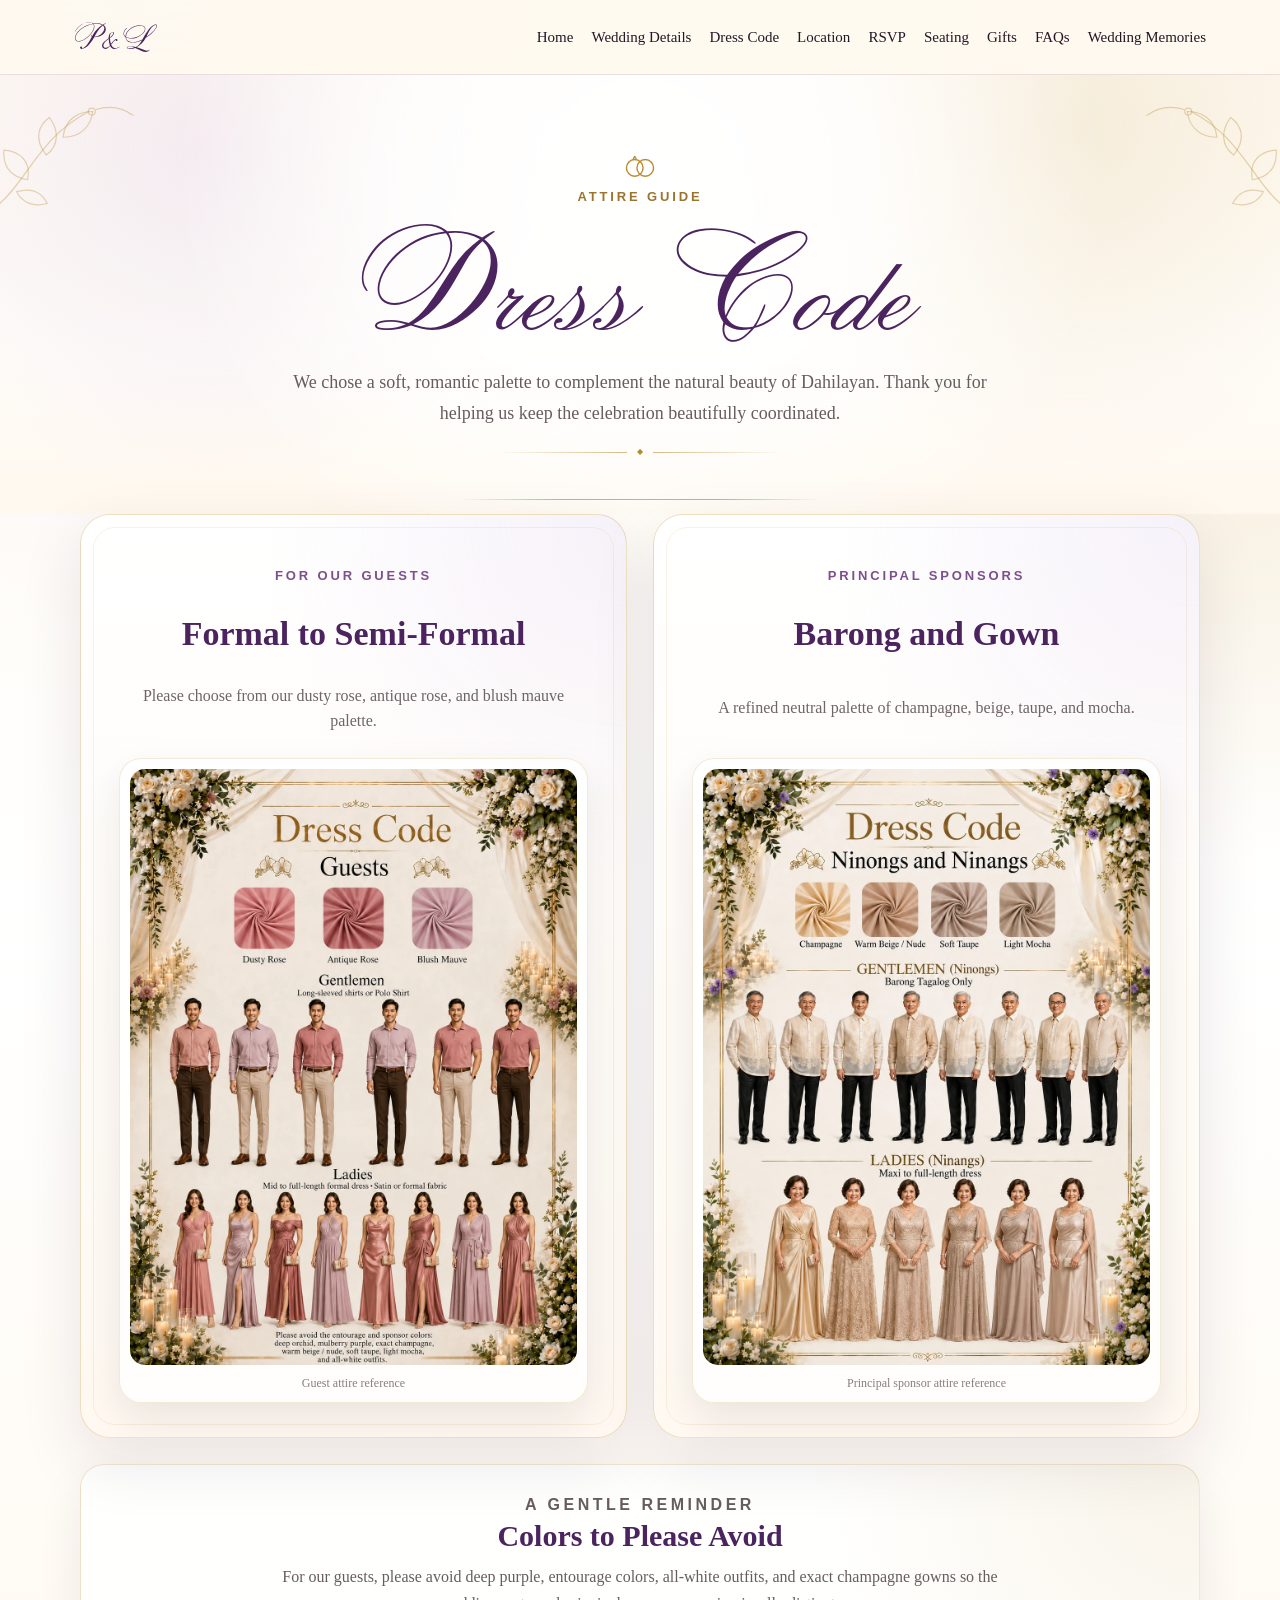
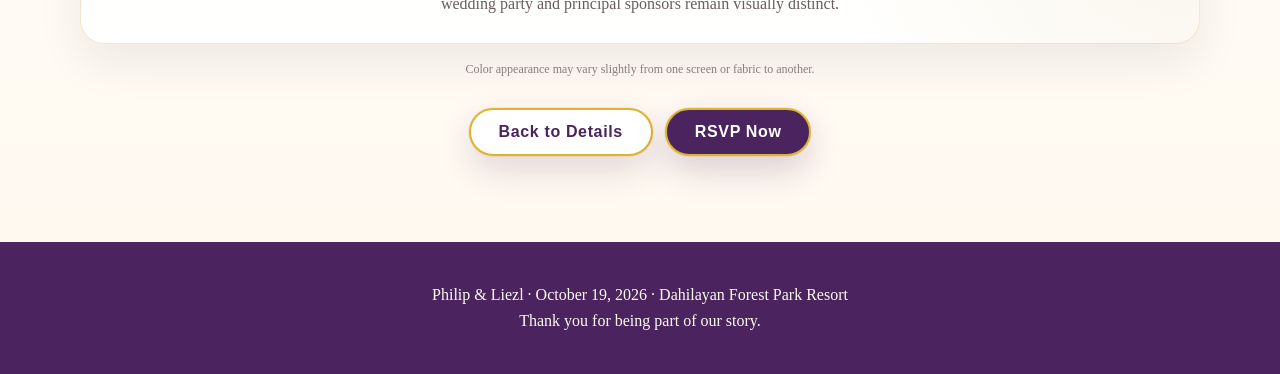
<file: dress-code.html>
<!DOCTYPE html>
<html lang="en">
<head>
  <link rel="icon" type="image/svg+xml" href="assets/favicon-pl.svg?v=1" />
  <meta charset="UTF-8" />
  <meta name="viewport" content="width=device-width, initial-scale=1.0" />
  <title>Dress Code | Philip & Liezl</title>
  <meta name="description" content="Wedding dress code and color palette for Philip and Liezl's celebration on October 19, 2026." />
  <link rel="stylesheet" href="styles.css?v=dress-code-20260919" />
  <style>
    body {
      background:
        radial-gradient(circle at 10% 0%, rgba(217,198,232,.34), transparent 28%),
        radial-gradient(circle at 94% 14%, rgba(239,226,200,.68), transparent 28%),
        linear-gradient(180deg, #fffaf0 0%, #fff 48%, #fff8ee 100%);
    }

    .dress-page-hero {
      position: relative;
      overflow: hidden;
      padding: 78px 22px 58px;
      text-align: center;
      isolation: isolate;
      background:
        radial-gradient(circle at 50% 22%, rgba(255,255,255,.98) 0%, rgba(255,255,255,.78) 32%, transparent 64%),
        radial-gradient(circle at 16% 18%, rgba(217,198,232,.30), transparent 30%),
        radial-gradient(circle at 84% 12%, rgba(239,226,200,.58), transparent 30%),
        linear-gradient(180deg, #fffaf2 0%, #fffdf9 64%, #fff8ee 100%);
    }

    .dress-page-hero::after {
      content: "";
      position: absolute;
      left: 50%;
      bottom: 14px;
      width: min(360px, 62vw);
      height: 1px;
      transform: translateX(-50%);
      background: linear-gradient(90deg, transparent, rgba(199,158,73,.80) 28%, rgba(199,158,73,.80) 72%, transparent);
    }

    .dress-page-hero > * {
      position: relative;
      z-index: 2;
    }

    .dress-hero-rings {
      width: 42px;
      height: 28px;
      margin: 0 auto 8px;
      color: #b88a2e;
    }

    .dress-hero-rings svg {
      display: block;
      width: 100%;
      height: 100%;
    }

    .dress-hero-corner {
      position: absolute;
      z-index: 1;
      top: 18px;
      width: 178px;
      height: 132px;
      color: rgba(184,138,46,.34);
      pointer-events: none;
    }

    .dress-hero-corner svg {
      width: 100%;
      height: 100%;
      display: block;
      overflow: visible;
    }

    .dress-hero-corner.left {
      left: 0;
      transform: translate(-14px, -2px);
    }

    .dress-hero-corner.right {
      right: 0;
      transform: translate(14px, -2px) scaleX(-1);
    }

    .dress-page-hero .eyebrow {
      margin-top: 0;
      color: #9b7430;
    }

    .dress-hero-divider {
      display: flex;
      align-items: center;
      justify-content: center;
      gap: 10px;
      width: min(290px, 66vw);
      margin: 20px auto 0;
      color: #b88a2e;
      font-size: 8px;
      line-height: 1;
    }

    .dress-hero-divider::before,
    .dress-hero-divider::after {
      content: "";
      flex: 1;
      height: 1px;
      background: linear-gradient(90deg, transparent, rgba(184,138,46,.58));
    }

    .dress-hero-divider::after {
      background: linear-gradient(90deg, rgba(184,138,46,.58), transparent);
    }

    @font-face {
      font-family: "Citadel Script Std";
      src:
        url("assets/Citadel-Script-Std-Regular.otf") format("opentype"),
        local("Citadel Script Std"),
        local("CitadelScriptStd");
      font-style: normal;
      font-weight: 400;
      font-display: swap;
    }

    .dress-page-hero h1 {
      margin: 4px 0 12px;
      color: var(--deep-purple);
      font-size: clamp(48px, 7vw, 76px);
      line-height: 1.04;
    }

    .dress-page-title {
      width: auto;
      margin: 2px auto 10px !important;
      color: var(--deep-purple) !important;
      font-family: "Citadel Script Std", cursive !important;
      font-size: clamp(78px, 11vw, 132px) !important;
      font-weight: 400 !important;
      font-style: normal !important;
      line-height: 1.06 !important;
      letter-spacing: normal !important;
      text-transform: none !important;
      text-align: center;
    }

    .dress-page-hero .center-text {
      max-width: 720px;
      margin: 0 auto;
      color: rgba(60,47,53,.78);
      font-size: 18px;
      line-height: 1.7;
    }

    .dress-page-wrap {
      width: min(1120px, calc(100% - 32px));
      margin: 0 auto 86px;
    }

    .dress-guide-grid {
      display: grid;
      grid-template-columns: 1fr 1fr;
      gap: 26px;
      align-items: stretch;
    }

    .dress-guide-card {
      position: relative;
      overflow: hidden;
      padding: 38px 38px 34px;
      border-radius: 30px;
      background:
        radial-gradient(circle at 100% 0%, rgba(217,198,232,.24), transparent 34%),
        linear-gradient(180deg, rgba(255,255,255,.98), rgba(255,249,241,.98));
      border: 1px solid rgba(199,158,73,.30);
      box-shadow: 0 24px 64px rgba(36,23,38,.10);
    }

    .dress-guide-card::before {
      content: "";
      position: absolute;
      inset: 12px;
      border: 1px solid rgba(199,158,73,.13);
      border-radius: 22px;
      pointer-events: none;
    }

    .dress-guide-card > * {
      position: relative;
      z-index: 1;
    }

    .dress-guide-card .eyebrow {
      min-height: 18px;
      margin-bottom: 0;
      display: flex;
      align-items: center;
      justify-content: center;
    }

    .dress-guide-card h2 {
      min-height: 82px;
      margin: 8px 0 8px;
      display: flex;
      align-items: center;
      justify-content: center;
      text-align: center;
      font-size: 34px;
      line-height: 1.15;
    }

    .dress-type {
      min-height: 52px;
      margin: 0 0 24px;
      display: flex;
      align-items: center;
      justify-content: center;
      text-align: center;
      color: rgba(60,47,53,.74);
      font-size: 16px;
      line-height: 1.6;
    }

    .dress-reference-frame {
      margin: 20px 0 0;
      padding: 10px;
      border-radius: 22px;
      background: rgba(255,255,255,.82);
      border: 1px solid rgba(199,158,73,.22);
      box-shadow: 0 18px 42px rgba(36,23,38,.09);
    }

    .dress-reference-image {
      display: block;
      width: 100%;
      height: auto;
      border-radius: 15px;
      image-rendering: auto;
    }

    .dress-reference-caption {
      margin: 10px 8px 0;
      color: rgba(60,47,53,.62);
      font-size: 12px;
      line-height: 1.45;
      text-align: center;
    }

    .dress-note-panel {
      margin-top: 26px;
      padding: 26px 28px;
      border-radius: 24px;
      background:
        radial-gradient(circle at 100% 0%, rgba(239,226,200,.38), transparent 34%),
        rgba(255,255,255,.86);
      border: 1px solid rgba(199,158,73,.24);
      box-shadow: 0 18px 46px rgba(36,23,38,.08);
      text-align: center;
    }

    .dress-note-panel h2 {
      margin: 0 0 10px;
      color: var(--deep-purple);
      font-size: 30px;
    }

    .dress-note-panel p {
      max-width: 760px;
      margin: 0 auto;
      color: rgba(60,47,53,.78);
      font-size: 16px;
      line-height: 1.7;
    }

    .dress-actions {
      display: flex;
      gap: 12px;
      justify-content: center;
      flex-wrap: wrap;
      margin-top: 30px;
    }

    .dress-actions .btn.secondary {
      background: #ffffff !important;
      color: var(--deep-purple) !important;
      border: 2px solid #dcb333 !important;
      box-shadow: 0 14px 34px rgba(75, 36, 95, 0.16), 0 0 0 1px rgba(242, 213, 107, 0.28) !important;
    }

    .dress-actions .btn.secondary:hover {
      background: #fffaf0 !important;
      color: var(--deep-purple) !important;
      border: 2px solid #dcb333 !important;
      box-shadow: 0 18px 40px rgba(75, 36, 95, 0.22), 0 0 0 1px rgba(242, 213, 107, 0.42) !important;
    }

    .screen-note {
      margin-top: 16px;
      color: rgba(60,47,53,.60);
      font-size: 12px;
      line-height: 1.5;
      text-align: center;
    }

    @media (max-width: 820px) {
      .dress-page-hero {
        padding: 56px 18px 46px;
      }

      .dress-hero-corner {
        top: 8px;
        width: 112px;
        height: 86px;
        color: rgba(184,138,46,.26);
      }

      .dress-hero-corner.left {
        transform: translate(-24px, -4px);
      }

      .dress-hero-corner.right {
        transform: translate(24px, -4px) scaleX(-1);
      }

      .dress-hero-rings {
        width: 36px;
        height: 24px;
        margin-bottom: 7px;
      }

      .dress-hero-divider {
        margin-top: 17px;
      }

      .dress-page-hero h1 {
        font-size: 52px;
      }

      .dress-page-title {
        width: auto;
        font-size: clamp(68px, 19vw, 96px) !important;
        line-height: 1.08 !important;
      }

      .dress-page-hero .center-text {
        font-size: 16px;
      }

      .dress-guide-grid {
        grid-template-columns: 1fr;
      }

      .dress-guide-card {
        padding: 30px 22px 27px;
      }

      .dress-guide-card .eyebrow,
      .dress-guide-card h2,
      .dress-type {
        min-height: auto;
      }
    }

    @media (max-width: 520px) {
      .dress-page-wrap {
        width: calc(100% - 20px);
        margin-bottom: 60px;
      }

      .dress-reference-frame {
        padding: 7px;
        border-radius: 18px;
      }

      .dress-reference-image {
        border-radius: 12px;
      }

      .dress-note-panel {
        padding: 22px 18px;
      }

      .dress-actions .btn {
        width: min(100%, 260px);
        text-align: center;
      }
    }
  
    /* Keep the Dress Code header fully visible on phones. */
    @media (max-width: 860px) {
      .site-header .navbar {
        width: 100%;
        min-height: 64px;
        padding: 11px 14px;
        gap: 10px;
      }

      .site-header .logo,
      .site-header .logo-image {
        width: 70px;
      }

      .site-header .logo {
        height: auto;
        flex: 0 0 70px;
      }

      .site-header .dress-page-nav {
        position: static !important;
        inset: auto !important;
        display: flex !important;
        flex: 1 1 auto;
        flex-direction: row !important;
        align-items: center;
        justify-content: flex-end;
        gap: 8px;
        min-width: 0;
        padding: 0 !important;
        background: transparent !important;
        box-shadow: none !important;
      }

      .site-header .dress-page-nav a {
        display: inline-flex;
        align-items: center;
        justify-content: center;
        min-height: 38px;
        padding: 8px 10px;
        border: 1px solid rgba(75,36,95,.14);
        border-radius: 999px;
        background: rgba(255,255,255,.58);
        color: var(--deep-purple);
        font-size: 12px;
        line-height: 1.1;
        text-align: center;
        white-space: nowrap;
      }
    }

    @media (max-width: 380px) {
      .site-header .navbar {
        padding-left: 10px;
        padding-right: 10px;
        gap: 7px;
      }

      .site-header .logo,
      .site-header .logo-image {
        width: 62px;
      }

      .site-header .logo {
        flex-basis: 62px;
      }

      .site-header .dress-page-nav {
        gap: 6px;
      }

      .site-header .dress-page-nav a {
        min-height: 36px;
        padding: 7px 8px;
        font-size: 11px;
      }
    }


    @media (min-width: 861px) {
      .site-header .dress-page-nav a {
        position: relative;
        text-decoration: none !important;
      }

      .site-header .dress-page-nav a::after {
        content: "";
        position: absolute;
        left: 0;
        right: 0;
        bottom: -5px;
        height: 2px;
        background: #7d4f8d;
        transform: scaleX(0);
        transform-origin: center;
        transition: transform 0.2s ease;
      }

      .site-header .dress-page-nav a:hover::after {
        transform: scaleX(1);
      }
    }

    .site-header .dress-page-nav a:last-child {
      display: inline-flex;
      align-items: center;
      justify-content: center;
      min-height: 42px;
      padding: 10px 16px;
      border: none !important;
      border-radius: 999px;
      background: var(--deep-purple) !important;
      color: #ffffff !important;
      box-shadow: 0 14px 34px rgba(75, 36, 95, 0.20);
      transition: transform 0.2s ease, box-shadow 0.2s ease, background-color 0.2s ease;
    }

    .site-header .dress-page-nav a:last-child:hover {
      transform: translateY(-3px);
      box-shadow: 0 18px 40px rgba(75, 36, 95, 0.24);
    }

    .site-header .dress-page-nav a:last-child::after {
      display: none !important;
    }

    @media (max-width: 860px) {
      .site-header .dress-page-nav a:last-child {
        min-height: 38px;
        padding: 8px 10px;
      }
    }

    @media (max-width: 380px) {
      .site-header .dress-page-nav a:last-child {
        min-height: 36px;
        padding: 7px 8px;
      }
    }

  
    @media (min-width: 861px) {
      .site-header .nav-links a {
        position: relative;
        text-decoration: none !important;
      }

      .site-header .nav-links a::after {
        content: "";
        position: absolute;
        left: 0;
        right: 0;
        bottom: -5px;
        height: 2px;
        background: #7d4f8d;
        transform: scaleX(0);
        transform-origin: center;
        transition: transform 0.2s ease;
      }

      .site-header .nav-links a:hover::after {
        transform: scaleX(1);
      }
    }

  </style>
</head>
<body>
  <header class="site-header">
    <nav class="navbar">
      <a href="index.html#home" class="logo" aria-label="Philip and Liezl wedding home">
        <img src="assets/logo-pl.svg" alt="P&L" class="logo-image" />
      </a>
      <button class="menu-toggle" aria-label="Open menu">☰</button>
      <div class="nav-links">
        <a href="index.html#home">Home</a>
        <a href="wedding-details.html">Wedding Details</a>
        <a href="dress-code.html">Dress Code</a>
        <a href="index.html#location">Location</a>
        <a href="index.html#rsvp">RSVP</a>
        <a href="index.html#seating">Seating</a>
        <a href="gifts.html">Gifts</a>
        <a href="index.html#faqs">FAQs</a>
        <a href="index.html#gallery">Wedding Memories</a>
      </div>
    </nav>
  </header>

  <main>
    <section class="dress-page-hero">
      <span class="dress-hero-corner left" aria-hidden="true">
        <svg viewBox="0 0 180 132" fill="none" xmlns="http://www.w3.org/2000/svg">
          <path d="M7 119C43 91 51 48 104 20" stroke="currentColor" stroke-width="1.4"/>
          <path d="M42 89C22 86 17 72 18 59C34 60 46 70 42 89Z" stroke="currentColor" stroke-width="1.2"/>
          <path d="M61 64C48 48 53 34 64 26C74 39 74 54 61 64Z" stroke="currentColor" stroke-width="1.2"/>
          <path d="M78 46C80 27 94 20 108 20C106 35 96 46 78 46Z" stroke="currentColor" stroke-width="1.2"/>
          <path d="M31 101C45 97 56 101 62 113C48 117 36 112 31 101Z" stroke="currentColor" stroke-width="1.2"/>
          <circle cx="107" cy="20" r="3.5" stroke="currentColor" stroke-width="1.2"/>
          <path d="M111 18C124 14 138 16 149 24" stroke="currentColor" stroke-width="1.1"/>
        </svg>
      </span>
      <span class="dress-hero-corner right" aria-hidden="true">
        <svg viewBox="0 0 180 132" fill="none" xmlns="http://www.w3.org/2000/svg">
          <path d="M7 119C43 91 51 48 104 20" stroke="currentColor" stroke-width="1.4"/>
          <path d="M42 89C22 86 17 72 18 59C34 60 46 70 42 89Z" stroke="currentColor" stroke-width="1.2"/>
          <path d="M61 64C48 48 53 34 64 26C74 39 74 54 61 64Z" stroke="currentColor" stroke-width="1.2"/>
          <path d="M78 46C80 27 94 20 108 20C106 35 96 46 78 46Z" stroke="currentColor" stroke-width="1.2"/>
          <path d="M31 101C45 97 56 101 62 113C48 117 36 112 31 101Z" stroke="currentColor" stroke-width="1.2"/>
          <circle cx="107" cy="20" r="3.5" stroke="currentColor" stroke-width="1.2"/>
          <path d="M111 18C124 14 138 16 149 24" stroke="currentColor" stroke-width="1.1"/>
        </svg>
      </span>

      <div class="dress-hero-rings" aria-hidden="true">
        <svg viewBox="0 0 48 30" fill="none" xmlns="http://www.w3.org/2000/svg">
          <circle cx="18" cy="16" r="9.5" stroke="currentColor" stroke-width="1.6"/>
          <circle cx="30" cy="16" r="9.5" stroke="currentColor" stroke-width="1.6"/>
          <path d="M16.2 5.8L18 2.8L19.8 5.8" stroke="currentColor" stroke-width="1.4" stroke-linecap="round" stroke-linejoin="round"/>
        </svg>
      </div>
      <p class="eyebrow">Attire Guide</p>
      <h1 class="dress-page-title">Dress Code</h1>
      <p class="center-text">
        We chose a soft, romantic palette to complement the natural beauty of Dahilayan.
        Thank you for helping us keep the celebration beautifully coordinated.
      </p>
      <div class="dress-hero-divider" aria-hidden="true"><span>◆</span></div>
    </section>

    <section class="dress-page-wrap">
      <div class="dress-guide-grid">
        <article class="dress-guide-card">
          <p class="eyebrow" style="text-align:center;">For Our Guests</p>
          <h2>Formal to Semi-Formal</h2>
          <p class="dress-type">Please choose from our dusty rose, antique rose, and blush mauve palette.</p>

          <figure class="dress-reference-frame">
            <img
              src="assets/dress-code-guests.webp"
              alt="Guest dress code guide showing dusty rose, antique rose, and blush mauve attire examples for gentlemen and ladies"
              class="dress-reference-image"
              width="1086"
              height="1448"
              loading="eager"
              decoding="async"
            />
            <figcaption class="dress-reference-caption">Guest attire reference</figcaption>
          </figure>
        </article>

        <article class="dress-guide-card">
          <p class="eyebrow" style="text-align:center;">Principal Sponsors</p>
          <h2>Barong and Gown</h2>
          <p class="dress-type">A refined neutral palette of champagne, beige, taupe, and mocha.</p>

          <figure class="dress-reference-frame">
            <img
              src="assets/dress-code-sponsors.webp"
              alt="Principal sponsors dress code guide showing Barong Tagalog for Ninongs and neutral-tone full-length gowns for Ninangs"
              class="dress-reference-image"
              width="1086"
              height="1448"
              loading="eager"
              decoding="async"
            />
            <figcaption class="dress-reference-caption">Principal sponsor attire reference</figcaption>
          </figure>
        </article>
      </div>

      <div class="dress-note-panel">
        <p class="eyebrow">A Gentle Reminder</p>
        <h2>Colors to Please Avoid</h2>
        <p>
          For our guests, please avoid deep purple, entourage colors, all-white outfits,
          and exact champagne gowns so the wedding party and principal sponsors remain visually distinct.
        </p>
      </div>

      <p class="screen-note">Color appearance may vary slightly from one screen or fabric to another.</p>

      <div class="dress-actions">
        <a href="index.html#details" class="btn secondary">Back to Details</a>
        <a href="index.html#rsvp" class="btn primary">RSVP Now</a>
      </div>
    </section>
  </main>

  <footer class="footer">
    <p>Philip &amp; Liezl · October 19, 2026 · Dahilayan Forest Park Resort</p>
    <p>Thank you for being part of our story.</p>
  </footer>

  <script>
    (function () {
      const menuToggle = document.querySelector('.menu-toggle');
      const navLinks = document.querySelector('.nav-links');

      if (!menuToggle || !navLinks) return;

      menuToggle.addEventListener('click', function () {
        navLinks.classList.toggle('open');
      });

      navLinks.querySelectorAll('a').forEach(function (link) {
        link.addEventListener('click', function () {
          navLinks.classList.remove('open');
        });
      });
    })();
  </script>
</body>
</html>
</file>
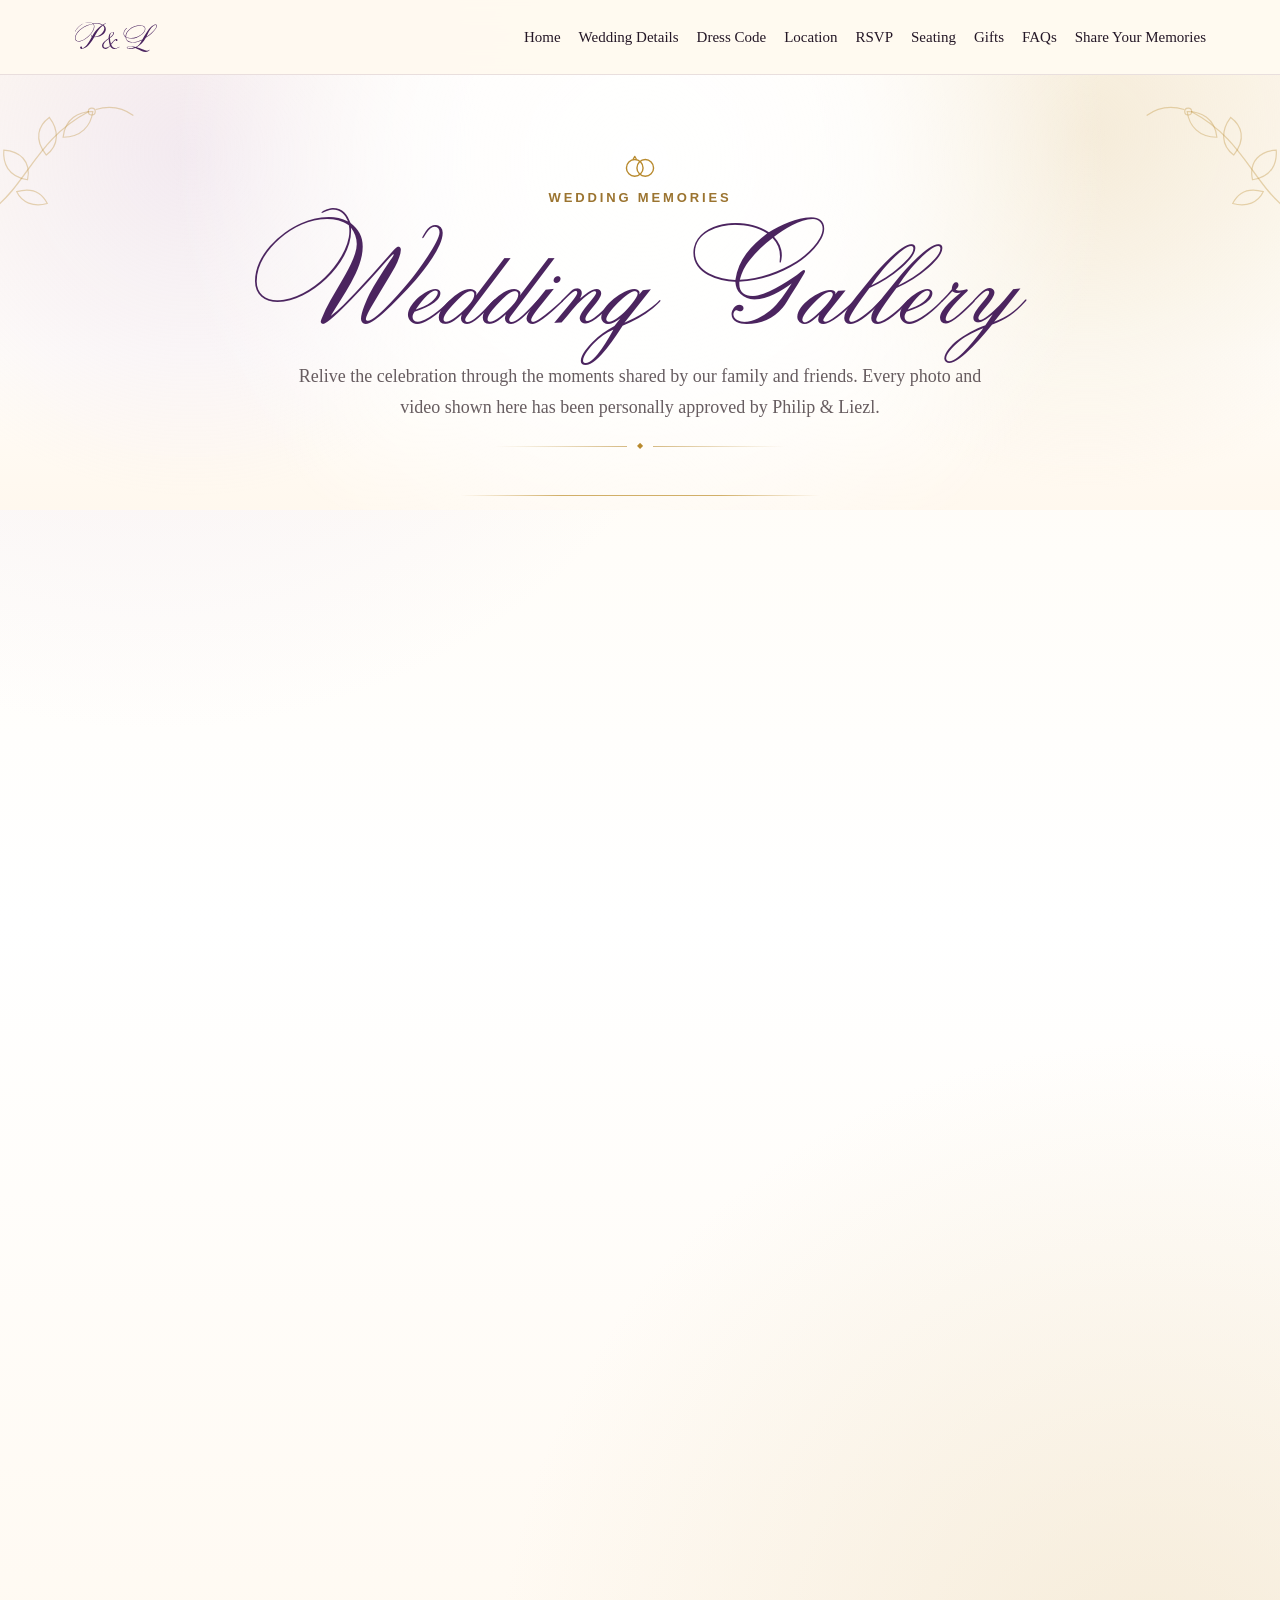
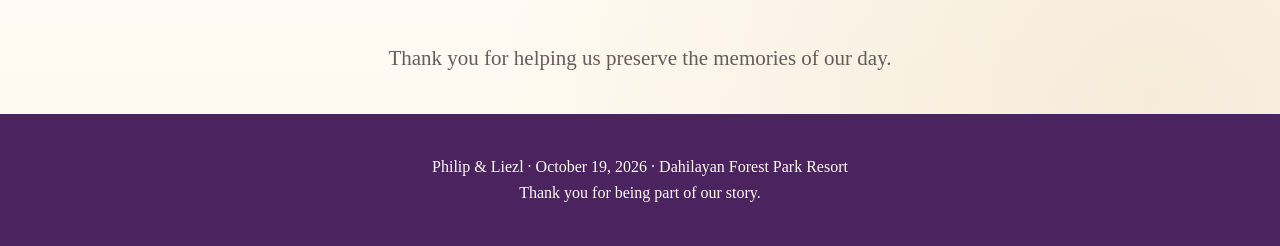
<file: gallery.html>
<!DOCTYPE html>
<html lang="en">
<head>
  <link rel="icon" type="image/svg+xml" href="assets/favicon-pl.svg?v=1" />
  <meta charset="UTF-8" />
  <meta name="viewport" content="width=device-width, initial-scale=1.0" />
  <title>Wedding Memories | Philip & Liezl</title>
  <meta name="description" content="View approved wedding photos and videos shared with Philip and Liezl." />
  <link rel="stylesheet" href="styles.css?v=photo-share-nav-20260920" />
  <style>
    html,
    body {
      margin: 0;
      min-height: 100%;
      background:
        radial-gradient(circle at 12% 6%, rgba(217, 198, 232, 0.30), transparent 30%),
        radial-gradient(circle at 90% 92%, rgba(239, 226, 200, 0.60), transparent 32%),
        linear-gradient(180deg, #fffaf0 0%, #ffffff 50%, #fff8ee 100%);
    }

    body {
      min-height: 100vh;
      min-height: 100dvh;
      display: flex;
      flex-direction: column;
    }

    .share-nav {
      position: sticky;
      top: 0;
      z-index: 20;
      background: rgba(255, 250, 240, 0.94);
      border-bottom: 1px solid rgba(199, 158, 73, 0.24);
      box-shadow: 0 10px 30px rgba(36, 23, 38, 0.08);
      backdrop-filter: blur(12px);
      -webkit-backdrop-filter: blur(12px);
    }

    .share-nav-inner {
      max-width: 1180px;
      margin: 0 auto;
      padding: 18px 24px;
      display: flex;
      align-items: center;
      justify-content: space-between;
      gap: 18px;
    }

    .share-brand {
      display: inline-flex;
      align-items: center;
      flex: 0 0 auto;
      text-decoration: none;
    }

    .share-brand img {
      display: block;
      width: 84px;
      height: auto;
    }

    .share-nav-links {
      display: flex;
      align-items: center;
      justify-content: flex-end;
      gap: 18px;
      margin-left: auto;
    }

    .share-nav-links a {
      position: relative;
      color: var(--dark);
      text-decoration: none !important;
      font-family: Georgia, "Times New Roman", serif;
      font-size: 15px;
      font-weight: 400;
      line-height: 1.4;
    }

    .share-nav-links a::after {
      content: "";
      position: absolute;
      left: 0;
      right: 0;
      bottom: -5px;
      height: 2px;
      background: #7d4f8d;
      transform: scaleX(0);
      transform-origin: center;
      transition: transform 0.2s ease;
    }

    .share-nav-links a:hover::after {
      transform: scaleX(1);
    }

    @font-face {
      font-family: "Citadel Script Std";
      src:
        url("assets/Citadel-Script-Std-Regular.otf") format("opentype"),
        local("Citadel Script Std"),
        local("CitadelScriptStd");
      font-style: normal;
      font-weight: 400;
      font-display: swap;
    }

    .share-hero {
      position: relative;
      overflow: hidden;
      isolation: isolate;
      padding: 78px 22px 60px;
      text-align: center;
      background:
        radial-gradient(circle at 50% 20%, rgba(255,255,255,.98) 0%, rgba(255,255,255,.78) 31%, transparent 64%),
        radial-gradient(circle at 15% 18%, rgba(217,198,232,.32), transparent 30%),
        radial-gradient(circle at 85% 13%, rgba(239,226,200,.60), transparent 31%),
        linear-gradient(180deg, #fffaf2 0%, #fffdf9 64%, #fff8ee 100%);
    }

    .share-hero::after {
      content: "";
      position: absolute;
      left: 50%;
      bottom: 14px;
      width: min(360px, 62vw);
      height: 1px;
      transform: translateX(-50%);
      background: linear-gradient(90deg, transparent, rgba(199,158,73,.82) 28%, rgba(199,158,73,.82) 72%, transparent);
    }

    .share-hero > * {
      position: relative;
      z-index: 2;
    }

    .share-hero-rings {
      width: 42px;
      height: 28px;
      margin: 0 auto 8px;
      color: #b88a2e;
    }

    .share-hero-rings svg,
    .share-hero-corner svg {
      display: block;
      width: 100%;
      height: 100%;
      overflow: visible;
    }

    .share-hero-corner {
      position: absolute;
      z-index: 1;
      top: 18px;
      width: 178px;
      height: 132px;
      color: rgba(184,138,46,.34);
      pointer-events: none;
    }

    .share-hero-corner.left {
      left: 0;
      transform: translate(-14px, -2px);
    }

    .share-hero-corner.right {
      right: 0;
      transform: translate(14px, -2px) scaleX(-1);
    }

    .share-hero h1 {
      margin: 2px auto 10px;
      color: var(--deep-purple);
      font-family: "Citadel Script Std", "Brush Script MT", cursive;
      font-size: clamp(78px, 11vw, 132px);
      line-height: 1.06;
      font-weight: 400;
      font-style: normal;
      letter-spacing: normal;
      text-transform: none;
    }

    .share-hero p {
      max-width: 720px;
      margin: 0 auto;
      color: rgba(60,47,53,.78);
      font-size: 18px;
      line-height: 1.7;
    }

    .share-hero .share-hero-kicker {
      max-width: none;
      margin: 0 auto 4px;
      color: #9b7430;
      font-family: Arial, sans-serif;
      font-size: 13px;
      font-weight: 700;
      line-height: 1.4;
      letter-spacing: .22em;
      text-transform: uppercase;
    }

    .share-hero-divider {
      display: flex;
      align-items: center;
      justify-content: center;
      gap: 10px;
      width: min(290px, 66vw);
      margin: 20px auto 0;
      color: #b88a2e;
      font-size: 8px;
      line-height: 1;
    }

    .share-hero-divider::before,
    .share-hero-divider::after {
      content: "";
      flex: 1;
      height: 1px;
      background: linear-gradient(90deg, transparent, rgba(184,138,46,.58));
    }

    .share-hero-divider::after {
      background: linear-gradient(90deg, rgba(184,138,46,.58), transparent);
    }

    .share-frame-window {
      overflow: visible;
      height: auto;
      flex: 0 0 auto;
      background: transparent;
    }

    /* The parent page needs to own scrolling on iOS. Grow the gallery
       iframe to its actual contents rather than using nested scrolling. */
    .share-frame {
      display: block;
      width: 100%;
      height: 1100px; /* Fallback until Gallery.html sends its height. */
      border: 0;
      background: transparent;
      transform: none;
    }

    .share-fallback {
      display: none;
      padding: 28px 18px 40px;
      text-align: center;
    }

    .gallery-preserve-note {
      margin: 0;
      padding: 32px 20px 38px;
      text-align: center;
      color: rgba(60,47,53,.78);
      font-size: 21px;
      line-height: 1.6;
      font-family: Georgia, "Times New Roman", serif;
    }

    @media (max-width: 860px) {
      .share-nav-inner {
        width: 100%;
        min-height: 64px;
        padding: 11px 14px;
        gap: 10px;
      }

      .share-brand,
      .share-brand img {
        width: 70px;
      }

      .share-brand {
        height: auto;
        flex: 0 0 70px;
      }

      .share-nav-links {
        position: static !important;
        inset: auto !important;
        display: flex !important;
        flex: 1 1 auto;
        flex-direction: row !important;
        align-items: center;
        justify-content: flex-end;
        gap: 8px;
        min-width: 0;
        margin-left: auto;
        padding: 0 !important;
        background: transparent !important;
        box-shadow: none !important;
      }

      .share-nav-links a {
        display: inline-flex;
        align-items: center;
        justify-content: center;
        min-height: 38px;
        padding: 8px 10px;
        border: 1px solid rgba(75,36,95,.14);
        border-radius: 999px;
        background: rgba(255,255,255,.58);
        color: var(--deep-purple);
        font-size: 12px;
        line-height: 1.1;
        text-align: center;
        white-space: nowrap;
      }

      .share-nav-links a::after {
        content: none;
        display: none;
      }

      .share-hero {
        padding: 58px 18px 48px;
      }

      .share-hero-corner {
        top: 12px;
        width: 112px;
        height: 84px;
        color: rgba(184,138,46,.27);
      }

      .share-hero-rings {
        width: 36px;
        height: 24px;
        margin-bottom: 6px;
      }

      .share-hero h1 {
        font-size: clamp(64px, 19vw, 94px);
        line-height: 1.08;
      }

      .share-hero p {
        max-width: 92%;
        font-size: 16px;
      }

      .share-hero-divider {
        margin-top: 17px;
      }

      .share-frame-window {
        height: auto;
        overflow: visible;
      }

      .share-frame {
        height: 1550px; /* Fallback for visitors on the old Apps Script deployment. */
        transform: none;
      }
    }

    @media (max-width: 380px) {
      .share-nav-inner {
        padding-left: 10px;
        padding-right: 10px;
        gap: 7px;
      }

      .share-brand,
      .share-brand img {
        width: 62px;
      }

      .share-brand {
        flex-basis: 62px;
      }

      .share-nav-links {
        gap: 6px;
      }

      .share-nav-links a {
        min-height: 36px;
        padding: 7px 8px;
        font-size: 11px;
      }
    }

    .share-nav-links .gallery-share-link {
      display: inline-flex;
      align-items: center;
      justify-content: center;
      min-height: 42px;
      padding: 10px 16px !important;
      border: none !important;
      border-radius: 999px !important;
      background: var(--deep-purple) !important;
      color: #ffffff !important;
      box-shadow: 0 14px 34px rgba(75, 36, 95, 0.20);
      transition: transform 0.2s ease, box-shadow 0.2s ease, background-color 0.2s ease;
    }

    .share-nav-links .gallery-share-link:hover {
      transform: translateY(-3px);
      box-shadow: 0 18px 40px rgba(75, 36, 95, 0.24);
    }

    .share-nav-links .gallery-share-link::after {
      display: none !important;
    }

    @media (max-width: 860px) {
      .share-nav-links .gallery-share-link {
        min-height: 38px;
        padding: 8px 10px !important;
      }
    }

    @media (max-width: 380px) {
      .share-nav-links .gallery-share-link {
        min-height: 36px;
        padding: 7px 8px !important;
      }
    }

  
    @media (min-width: 861px) {
      .site-header .nav-links a {
        position: relative;
        text-decoration: none !important;
      }

      .site-header .nav-links a::after {
        content: "";
        position: absolute;
        left: 0;
        right: 0;
        bottom: -5px;
        height: 2px;
        background: #7d4f8d;
        transform: scaleX(0);
        transform-origin: center;
        transition: transform 0.2s ease;
      }

      .site-header .nav-links a:hover::after {
        transform: scaleX(1);
      }
    }

  </style>
</head>
<body>
  <header class="site-header">
    <nav class="navbar">
      <a href="index.html#home" class="logo" aria-label="Philip and Liezl wedding home">
        <img src="assets/logo-pl.svg" alt="P&L" class="logo-image" />
      </a>
      <button class="menu-toggle" aria-label="Open menu">☰</button>
      <div class="nav-links">
        <a href="index.html#home">Home</a>
        <a href="wedding-details.html">Wedding Details</a>
        <a href="dress-code.html">Dress Code</a>
        <a href="index.html#location">Location</a>
        <a href="index.html#rsvp">RSVP</a>
        <a href="index.html#seating">Seating</a>
        <a href="gifts.html">Gifts</a>
        <a href="index.html#faqs">FAQs</a>
        <a href="share.html" class="gallery-share-link">Share Your Memories</a>
      </div>
    </nav>
  </header>

  <section class="share-hero">
    <span class="share-hero-corner left" aria-hidden="true">
      <svg viewBox="0 0 180 132" fill="none" xmlns="http://www.w3.org/2000/svg">
        <path d="M7 119C43 91 51 48 104 20" stroke="currentColor" stroke-width="1.4"/>
        <path d="M42 89C22 86 17 72 18 59C34 60 46 70 42 89Z" stroke="currentColor" stroke-width="1.2"/>
        <path d="M61 64C48 48 53 34 64 26C74 39 74 54 61 64Z" stroke="currentColor" stroke-width="1.2"/>
        <path d="M78 46C80 27 94 20 108 20C106 35 96 46 78 46Z" stroke="currentColor" stroke-width="1.2"/>
        <path d="M31 101C45 97 56 101 62 113C48 117 36 112 31 101Z" stroke="currentColor" stroke-width="1.2"/>
        <circle cx="107" cy="20" r="3.5" stroke="currentColor" stroke-width="1.2"/>
        <path d="M111 18C124 14 138 16 149 24" stroke="currentColor" stroke-width="1.1"/>
      </svg>
    </span>

    <span class="share-hero-corner right" aria-hidden="true">
      <svg viewBox="0 0 180 132" fill="none" xmlns="http://www.w3.org/2000/svg">
        <path d="M7 119C43 91 51 48 104 20" stroke="currentColor" stroke-width="1.4"/>
        <path d="M42 89C22 86 17 72 18 59C34 60 46 70 42 89Z" stroke="currentColor" stroke-width="1.2"/>
        <path d="M61 64C48 48 53 34 64 26C74 39 74 54 61 64Z" stroke="currentColor" stroke-width="1.2"/>
        <path d="M78 46C80 27 94 20 108 20C106 35 96 46 78 46Z" stroke="currentColor" stroke-width="1.2"/>
        <path d="M31 101C45 97 56 101 62 113C48 117 36 112 31 101Z" stroke="currentColor" stroke-width="1.2"/>
        <circle cx="107" cy="20" r="3.5" stroke="currentColor" stroke-width="1.2"/>
        <path d="M111 18C124 14 138 16 149 24" stroke="currentColor" stroke-width="1.1"/>
      </svg>
    </span>

    <div class="share-hero-rings" aria-hidden="true">
      <svg viewBox="0 0 48 30" fill="none" xmlns="http://www.w3.org/2000/svg">
        <circle cx="18" cy="16" r="9.5" stroke="currentColor" stroke-width="1.6"/>
        <circle cx="30" cy="16" r="9.5" stroke="currentColor" stroke-width="1.6"/>
        <path d="M16.2 5.8L18 2.8L19.8 5.8" stroke="currentColor" stroke-width="1.4" stroke-linecap="round" stroke-linejoin="round"/>
      </svg>
    </div>

    <p class="share-hero-kicker">Wedding Memories</p>
    <h1>Wedding Gallery</h1>
    <p>Relive the celebration through the moments shared by our family and friends. Every photo and video shown here has been personally approved by Philip &amp; Liezl.</p>
    <div class="share-hero-divider" aria-hidden="true"><span>◆</span></div>
  </section>

  <div class="share-frame-window">
    <iframe
      id="weddingGalleryFrame"
      class="share-frame"
      src="https://script.google.com/macros/s/AKfycbxt2yuy21SSgdh3nxCcxOTD07G9ikLyX5q4km_3ZGT1Y2QwYGgK8M3c0X6wfaVxtHy84g/exec?page=gallery&embedded=1"
      title="Philip and Liezl Wedding Memories gallery"
      loading="eager"
      scrolling="no"
    ></iframe>
  </div>

  <p class="gallery-preserve-note">Thank you for helping us preserve the memories of our day.</p>

  <footer class="footer">
    <p>Philip &amp; Liezl · October 19, 2026 · Dahilayan Forest Park Resort</p>
    <p>Thank you for being part of our story.</p>
  </footer>

  <script>
    (function () {
      const menuToggle = document.querySelector('.menu-toggle');
      const navLinks = document.querySelector('.nav-links');

      if (menuToggle && navLinks) {
        menuToggle.addEventListener('click', function () {
          navLinks.classList.toggle('open');
        });

        navLinks.querySelectorAll('a').forEach(function (link) {
          link.addEventListener('click', function () {
            navLinks.classList.remove('open');
          });
        });
      }
    })();

    (function () {
      const frame = document.getElementById('weddingGalleryFrame');
      if (!frame) return;

      // When a photo/video opens in the gallery, keep its preview centered in
      // the portion of the tall iframe currently visible on the actual phone.
      // Otherwise an iframe-sized fixed overlay can be off-screen.
      let previewSource = null;
      let previewOrigin = '';
      let viewportScheduled = false;

      function sendPreviewViewport() {
        viewportScheduled = false;
        if (!previewSource) return;
        const rect = frame.getBoundingClientRect();
        const top = Math.max(0, -rect.top);
        const viewportHeight = window.visualViewport ? window.visualViewport.height : window.innerHeight;
        const visibleHeight = Math.max(260, Math.min(
          viewportHeight - Math.max(0, rect.top),
          rect.height - top,
          viewportHeight
        ));
        if (!Number.isFinite(visibleHeight)) return;
        previewSource.postMessage({
          type: 'wedding-gallery-preview-viewport',
          top: Math.round(top),
          height: Math.round(visibleHeight)
        }, previewOrigin);
      }

      function schedulePreviewViewport() {
        if (!previewSource || viewportScheduled) return;
        viewportScheduled = true;
        requestAnimationFrame(sendPreviewViewport);
      }

      window.addEventListener('scroll', schedulePreviewViewport, { passive: true });
      window.addEventListener('resize', schedulePreviewViewport);
      if (window.visualViewport) {
        window.visualViewport.addEventListener('resize', schedulePreviewViewport);
      }

      // Keep the gallery embedded: forward iPhone swipe movements from the
      // Apps Script content to this outer page, where normal scrolling lives.
      window.addEventListener('message', function (event) {
        const origin = event.origin || '';
        if (!/^https:\/\/(?:script\.google\.com|[a-z0-9.-]+\.googleusercontent\.com)$/.test(origin)) return;
        const data = event.data || {};
        if (data.page && data.page !== 'gallery') return;

        if (data.type === 'wedding-gallery-preview-open' && event.source) {
          previewSource = event.source;
          previewOrigin = origin;
          schedulePreviewViewport();
          return;
        }

        if (data.type === 'wedding-gallery-preview-close') {
          if (event.source === previewSource) {
            previewSource = null;
            previewOrigin = '';
          }
          return;
        }

        if (data.type === 'wedding-embed-scroll-hello' && event.source) {
          event.source.postMessage({ type: 'wedding-embed-scroll-ready', page: 'gallery' }, origin);
          return;
        }

        if (data.type === 'wedding-embed-scroll-delta') {
          const deltaY = Number(data.deltaY);
          if (Number.isFinite(deltaY) && Math.abs(deltaY) <= 150) {
            window.scrollBy({ top: deltaY, left: 0, behavior: 'instant' });
          }
          return;
        }

        if (data.type === 'wedding-gallery-scroll-to') {
          const offset = Number(data.offset);
          if (Number.isFinite(offset) && offset >= 0 && offset < 250000) {
            const top = frame.getBoundingClientRect().top + window.scrollY + offset;
            window.scrollTo({ top, behavior: 'smooth' });
          }
          return;
        }

        if (data.type !== 'wedding-gallery-height') return;
        const height = Number(data.height);
        if (!Number.isFinite(height) || height < 200 || height > 250000) return;

        const nextHeight = Math.ceil(height + 12);
        if (Math.abs(frame.offsetHeight - nextHeight) > 3) {
          frame.style.height = nextHeight + 'px';
        }
      });
    })();
  </script>

  <script src="ios-embed-scroll-assist.js?v=20261026-fix2" defer></script>

  <noscript>
    <div class="share-fallback">
      <p>Please enable JavaScript to view the wedding gallery.</p>
      <a class="btn primary" href="https://script.google.com/macros/s/AKfycbxt2yuy21SSgdh3nxCcxOTD07G9ikLyX5q4km_3ZGT1Y2QwYGgK8M3c0X6wfaVxtHy84g/exec?page=gallery">Open Wedding Gallery</a>
    </div>
  </noscript>
</body>
</html>
</file>
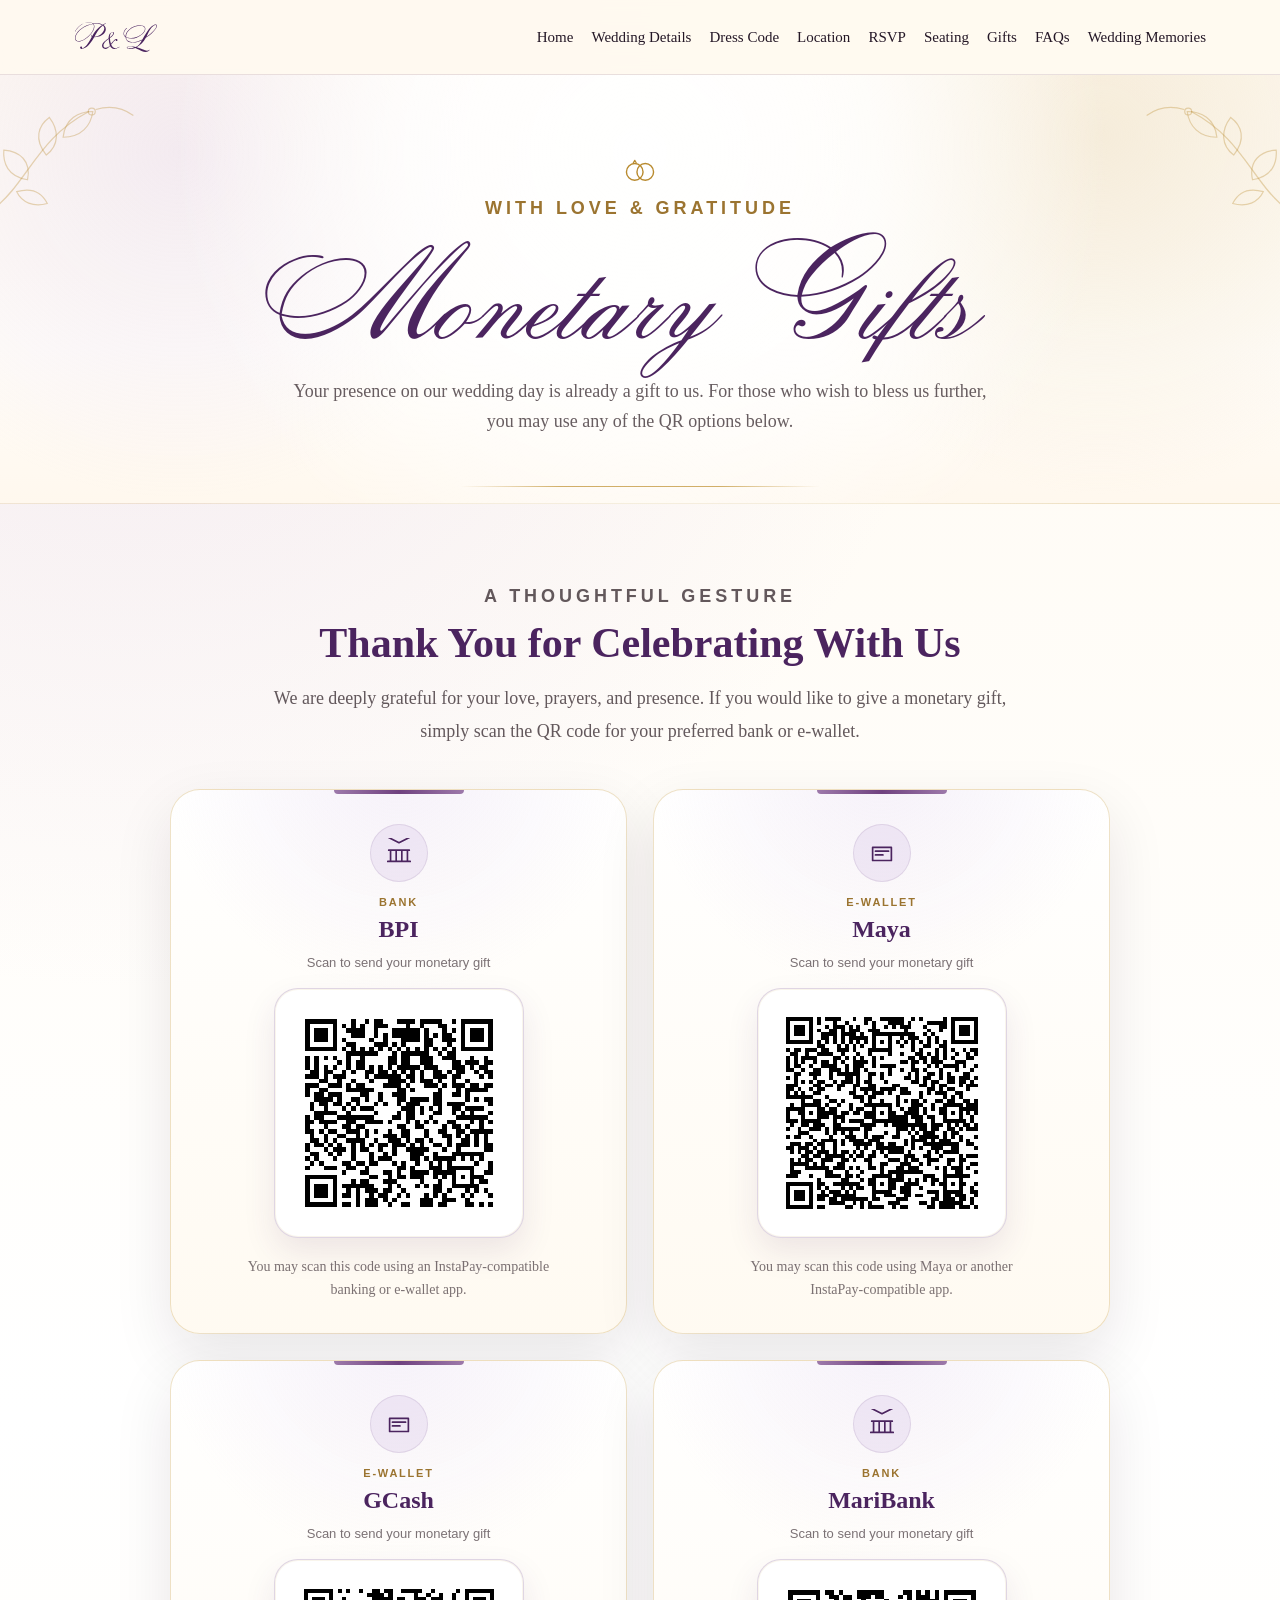
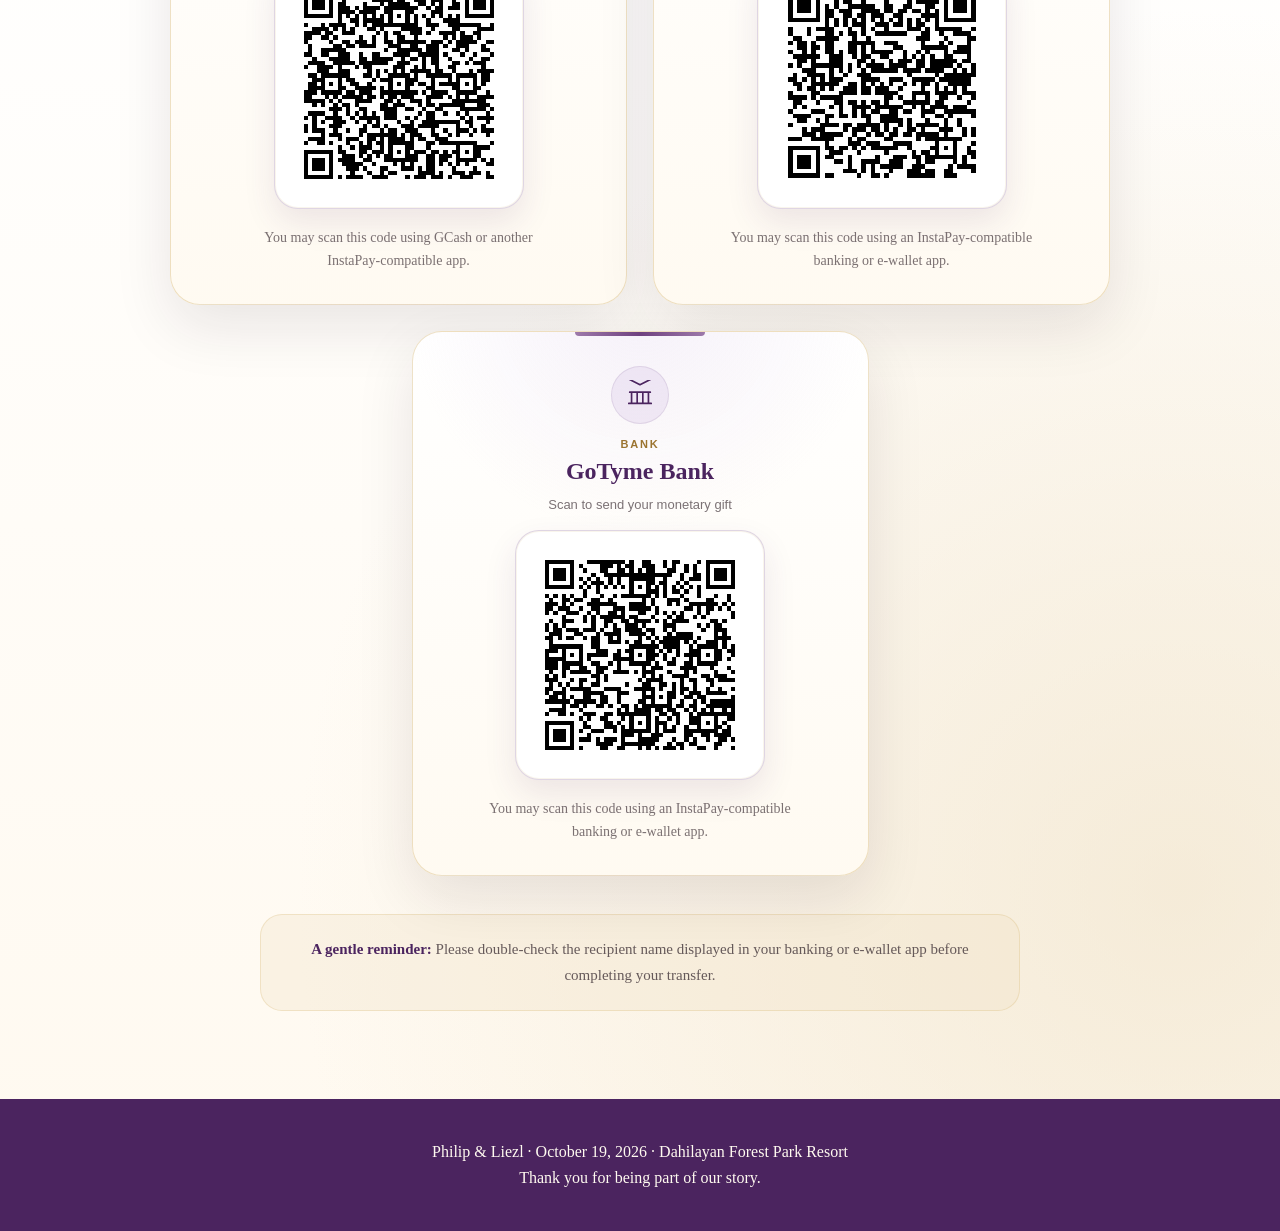
<file: gifts.html>
<!DOCTYPE html>
<html lang="en">
<head>
  <link rel="icon" type="image/svg+xml" href="assets/favicon-pl.svg?v=1" />
  <meta charset="UTF-8" />
  <meta name="viewport" content="width=device-width, initial-scale=1.0" />
  <title>Monetary Gifts | Philip & Liezl</title>
  <meta name="description" content="Monetary gift options for Philip and Liezl's wedding celebration." />
  <link rel="stylesheet" href="styles.css?v=gifts-20260922" />
  <style>
    body {
      background:
        radial-gradient(circle at 10% 5%, rgba(217,198,232,.34), transparent 29%),
        radial-gradient(circle at 92% 88%, rgba(239,226,200,.62), transparent 32%),
        linear-gradient(180deg, #fffaf1 0%, #ffffff 50%, #fff9ef 100%);
    }

    @font-face {
      font-family: "Citadel Script Std";
      src:
        url("assets/Citadel-Script-Std-Regular.otf") format("opentype"),
        local("Citadel Script Std"),
        local("CitadelScriptStd");
      font-style: normal;
      font-weight: 400;
      font-display: swap;
    }

    .gifts-hero {
      position: relative;
      overflow: hidden;
      isolation: isolate;
      padding: 82px 24px 66px;
      text-align: center;
      background:
        radial-gradient(circle at 50% 18%, rgba(255,255,255,.98) 0%, rgba(255,255,255,.76) 32%, transparent 64%),
        radial-gradient(circle at 14% 18%, rgba(217,198,232,.30), transparent 30%),
        radial-gradient(circle at 86% 14%, rgba(239,226,200,.58), transparent 31%),
        linear-gradient(180deg, #fffaf2 0%, #fffdf9 64%, #fff8ee 100%);
      border-bottom: 1px solid rgba(199,158,73,.18);
    }

    .gifts-hero::after {
      content: "";
      position: absolute;
      left: 50%;
      bottom: 16px;
      width: min(360px, 62vw);
      height: 1px;
      transform: translateX(-50%);
      background: linear-gradient(90deg, transparent, rgba(199,158,73,.82) 28%, rgba(199,158,73,.82) 72%, transparent);
    }

    .gifts-hero > * {
      position: relative;
      z-index: 2;
    }

    .gifts-hero-rings {
      width: 42px;
      height: 28px;
      margin: 0 auto 8px;
      color: #b88a2e;
    }

    .gifts-hero-rings svg,
    .gifts-hero-corner svg {
      width: 100%;
      height: 100%;
      display: block;
      overflow: visible;
    }

    .gifts-hero-corner {
      position: absolute;
      z-index: 1;
      top: 18px;
      width: 178px;
      height: 132px;
      color: rgba(184,138,46,.34);
      pointer-events: none;
    }

    .gifts-hero-corner.left {
      left: 0;
      transform: translate(-14px, -2px);
    }

    .gifts-hero-corner.right {
      right: 0;
      transform: translate(14px, -2px) scaleX(-1);
    }

    .gifts-hero .eyebrow {
      margin-bottom: 2px;
      color: #9b7430;
    }

    .gifts-hero h1 {
      margin: 2px auto 10px;
      color: var(--deep-purple);
      font-family: "Citadel Script Std", "Brush Script MT", cursive;
      font-size: clamp(78px, 11vw, 132px);
      line-height: 1.06;
      font-weight: 400;
      letter-spacing: normal;
      text-transform: none;
    }

    .gifts-hero p {
      max-width: 720px;
      margin: 0 auto;
      color: rgba(60,47,53,.78);
      font-size: 18px;
      line-height: 1.7;
    }

    .gifts-main {
      width: min(100%, 1180px);
      margin: 0 auto;
      padding: 76px 24px 88px;
    }

    .gifts-intro {
      max-width: 820px;
      margin: 0 auto 42px;
      text-align: center;
    }

    .gifts-intro h2 {
      margin: 6px 0 14px;
      color: var(--deep-purple);
      font-size: clamp(30px, 4vw, 42px);
      line-height: 1.2;
    }

    .gifts-intro p {
      margin: 0 auto;
      max-width: 760px;
      font-size: 18px;
      line-height: 1.8;
      color: rgba(60,47,53,.80);
    }

    .gift-qr-grid {
      display: grid;
      grid-template-columns: repeat(2, minmax(0, 1fr));
      gap: 26px;
      max-width: 940px;
      margin: 0 auto;
    }

    .gift-card {
      position: relative;
      overflow: hidden;
      display: flex;
      flex-direction: column;
      align-items: center;
      min-height: 410px;
      padding: 34px 30px 32px;
      border-radius: 30px;
      background:
        radial-gradient(circle at 50% -6%, rgba(217,198,232,.25), transparent 38%),
        linear-gradient(180deg, rgba(255,255,255,.98), rgba(255,250,241,.98));
      border: 1px solid rgba(199,158,73,.30);
      box-shadow: 0 22px 58px rgba(36,23,38,.10);
      text-align: center;
    }

    .gift-card::before {
      content: "";
      position: absolute;
      top: 0;
      left: 50%;
      width: 130px;
      height: 4px;
      transform: translateX(-50%);
      border-radius: 0 0 999px 999px;
      background: linear-gradient(90deg, #9d79aa, #6f417f, #9d79aa);
    }

    .gift-icon {
      width: 58px;
      height: 58px;
      display: grid;
      place-items: center;
      margin-bottom: 14px;
      border-radius: 50%;
      background: rgba(217,198,232,.34);
      color: var(--deep-purple);
      box-shadow: inset 0 0 0 1px rgba(75,36,95,.10);
    }

    .gift-icon svg {
      width: 30px;
      height: 30px;
      stroke: currentColor;
      fill: none;
      stroke-width: 1.8;
      stroke-linecap: round;
      stroke-linejoin: round;
    }

    .gift-card .gift-label {
      margin: 0 0 6px;
      color: #9b7430;
      font-family: Arial, sans-serif;
      font-size: 11px;
      font-weight: 700;
      letter-spacing: .16em;
      text-transform: uppercase;
    }

    .gift-card h3 {
      margin: 0 0 18px;
      color: var(--deep-purple);
      font-size: 24px;
      line-height: 1.25;
    }

    .qr-code {
      width: min(100%, 250px);
      aspect-ratio: 1;
      display: grid;
      place-items: center;
      margin: 0 auto 18px;
      padding: 12px;
      border-radius: 24px;
      background: #ffffff;
      border: 1px solid rgba(112,64,128,.22);
      box-shadow:
        0 14px 32px rgba(75,36,95,.10),
        inset 0 0 0 1px rgba(199,158,73,.10);
    }

    .qr-code svg {
      display: block;
      width: 100%;
      height: 100%;
      shape-rendering: crispEdges;
    }

    .gift-card:last-child {
      grid-column: 1 / -1;
      width: min(100%, 457px);
      justify-self: center;
    }

    .gift-bank-name {
      margin: -8px 0 16px;
      color: rgba(60,47,53,.68);
      font-family: Arial, sans-serif;
      font-size: 13px;
      line-height: 1.4;
    }

    .gift-card .gift-note {
      margin: 0;
      max-width: 310px;
      color: rgba(60,47,53,.68);
      font-size: 14px;
      line-height: 1.6;
    }

    .gifts-reminder {
      max-width: 760px;
      margin: 38px auto 0;
      padding: 22px 26px;
      border-radius: 22px;
      background: rgba(239,226,200,.34);
      border: 1px solid rgba(199,158,73,.20);
      text-align: center;
      color: rgba(60,47,53,.78);
      font-size: 15px;
      line-height: 1.7;
    }

    .gifts-reminder strong {
      color: var(--deep-purple);
    }

    @media (min-width: 861px) {
      .site-header .nav-links a {
        position: relative;
        text-decoration: none !important;
      }

      .site-header .nav-links a::after {
        content: "";
        position: absolute;
        left: 0;
        right: 0;
        bottom: -5px;
        height: 2px;
        background: #7d4f8d;
        transform: scaleX(0);
        transform-origin: center;
        transition: transform 0.2s ease;
      }

      .site-header .nav-links a:hover::after {
        transform: scaleX(1);
      }
    }

    @media (max-width: 760px) {
      .gifts-hero {
        padding: 62px 18px 52px;
      }

      .gifts-hero-corner {
        width: 112px;
        height: 84px;
        top: 12px;
        color: rgba(184,138,46,.26);
      }

      .gifts-hero-rings {
        width: 36px;
        height: 24px;
      }

      .gifts-hero h1 {
        font-size: clamp(64px, 19vw, 94px);
      }

      .gifts-hero p,
      .gifts-intro p {
        font-size: 16px;
      }

      .gifts-main {
        padding: 58px 18px 70px;
      }

      .gift-qr-grid {
        grid-template-columns: 1fr;
        max-width: 470px;
      }

      .gift-card {
        min-height: auto;
        padding: 30px 24px;
      }

      .gift-card:last-child {
        grid-column: auto;
        width: 100%;
      }

      .qr-code {
        width: min(100%, 270px);
      }
    }
  
    /* Interactive QR cards and enlarged QR lightbox */
    .qr-code {
      position: relative;
      overflow: hidden;
      cursor: zoom-in;
      appearance: none;
      -webkit-appearance: none;
      color: inherit;
      transition:
        transform .22s ease,
        box-shadow .22s ease,
        border-color .22s ease;
    }

    .qr-code:hover {
      transform: translateY(-3px) scale(1.015);
      border-color: rgba(112,64,128,.40);
      box-shadow:
        0 18px 40px rgba(75,36,95,.16),
        inset 0 0 0 1px rgba(199,158,73,.14);
    }

    .qr-code:focus-visible {
      outline: 3px solid rgba(125,79,141,.34);
      outline-offset: 4px;
    }

    .qr-modal {
      position: fixed;
      inset: 0;
      z-index: 9999;
      display: none;
      place-items: center;
      padding: 24px;
    }

    .qr-modal.is-open {
      display: grid;
    }

    .qr-modal-backdrop {
      position: absolute;
      inset: 0;
      background: rgba(29,20,31,.68);
      backdrop-filter: blur(5px);
      -webkit-backdrop-filter: blur(5px);
    }

    .qr-modal-dialog {
      position: relative;
      z-index: 1;
      width: min(94vw, 560px);
      max-height: 92vh;
      overflow: auto;
      padding: 34px 30px 30px;
      border-radius: 34px;
      background:
        radial-gradient(circle at 50% -8%, rgba(217,198,232,.34), transparent 36%),
        linear-gradient(180deg, #ffffff, #fff9ef);
      border: 1px solid rgba(199,158,73,.30);
      box-shadow: 0 34px 88px rgba(20,12,24,.34);
      text-align: center;
      animation: qrModalIn .22s ease both;
    }

    @keyframes qrModalIn {
      from { opacity: 0; transform: translateY(12px) scale(.97); }
      to { opacity: 1; transform: translateY(0) scale(1); }
    }

    .qr-modal-close {
      position: absolute;
      top: 14px;
      right: 16px;
      width: 40px;
      height: 40px;
      display: grid;
      place-items: center;
      border: 0;
      border-radius: 50%;
      background: rgba(75,36,95,.08);
      color: var(--deep-purple);
      font-size: 27px;
      line-height: 1;
      cursor: pointer;
    }

    .qr-modal-kicker {
      margin: 0 0 4px;
      color: #9b7430;
      font-family: Arial, sans-serif;
      font-size: 11px;
      font-weight: 700;
      letter-spacing: .16em;
      text-transform: uppercase;
    }

    .qr-modal-title {
      margin: 0 0 18px;
      color: var(--deep-purple);
      font-size: 30px;
      line-height: 1.2;
    }

    .qr-modal-code {
      position: relative;
      width: min(100%, 430px);
      aspect-ratio: 1;
      display: grid;
      place-items: center;
      margin: 0 auto 18px;
      padding: 18px;
      border-radius: 28px;
      background: #ffffff;
      border: 1px solid rgba(112,64,128,.22);
      box-shadow:
        0 18px 42px rgba(75,36,95,.12),
        inset 0 0 0 1px rgba(199,158,73,.10);
    }

    .qr-modal-code svg {
      display: block;
      width: 100%;
      height: 100%;
      shape-rendering: crispEdges;
    }

    .qr-modal-note {
      margin: 0 auto;
      max-width: 390px;
      color: rgba(60,47,53,.70);
      font-size: 14px;
      line-height: 1.65;
    }

    @media (max-width: 520px) {
      .qr-modal {
        padding: 14px;
      }

      .qr-modal-dialog {
        width: 100%;
        padding: 30px 18px 24px;
        border-radius: 28px;
      }

      .qr-modal-title {
        font-size: 26px;
      }

      .qr-modal-code {
        width: min(100%, 340px);
        padding: 14px;
        border-radius: 24px;
      }
    }

  </style>
</head>
<body>
  <header class="site-header">
    <nav class="navbar">
      <a href="index.html#home" class="logo" aria-label="Philip and Liezl wedding home">
        <img src="assets/logo-pl.svg" alt="P&L" class="logo-image" />
      </a>
      <button class="menu-toggle" aria-label="Open menu">☰</button>
      <div class="nav-links">
        <a href="index.html#home">Home</a>
        <a href="wedding-details.html">Wedding Details</a>
        <a href="dress-code.html">Dress Code</a>
        <a href="index.html#location">Location</a>
        <a href="index.html#rsvp">RSVP</a>
        <a href="index.html#seating">Seating</a>
        <a href="gifts.html">Gifts</a>
        <a href="index.html#faqs">FAQs</a>
        <a href="index.html#gallery">Wedding Memories</a>
      </div>
    </nav>
  </header>

  <main>
    <section class="gifts-hero">
      <span class="gifts-hero-corner left" aria-hidden="true">
        <svg viewBox="0 0 180 132" fill="none" xmlns="http://www.w3.org/2000/svg">
          <path d="M7 119C43 91 51 48 104 20" stroke="currentColor" stroke-width="1.4"/>
          <path d="M42 89C22 86 17 72 18 59C34 60 46 70 42 89Z" stroke="currentColor" stroke-width="1.2"/>
          <path d="M61 64C48 48 53 34 64 26C74 39 74 54 61 64Z" stroke="currentColor" stroke-width="1.2"/>
          <path d="M78 46C80 27 94 20 108 20C106 35 96 46 78 46Z" stroke="currentColor" stroke-width="1.2"/>
          <path d="M31 101C45 97 56 101 62 113C48 117 36 112 31 101Z" stroke="currentColor" stroke-width="1.2"/>
          <circle cx="107" cy="20" r="3.5" stroke="currentColor" stroke-width="1.2"/>
          <path d="M111 18C124 14 138 16 149 24" stroke="currentColor" stroke-width="1.1"/>
        </svg>
      </span>

      <span class="gifts-hero-corner right" aria-hidden="true">
        <svg viewBox="0 0 180 132" fill="none" xmlns="http://www.w3.org/2000/svg">
          <path d="M7 119C43 91 51 48 104 20" stroke="currentColor" stroke-width="1.4"/>
          <path d="M42 89C22 86 17 72 18 59C34 60 46 70 42 89Z" stroke="currentColor" stroke-width="1.2"/>
          <path d="M61 64C48 48 53 34 64 26C74 39 74 54 61 64Z" stroke="currentColor" stroke-width="1.2"/>
          <path d="M78 46C80 27 94 20 108 20C106 35 96 46 78 46Z" stroke="currentColor" stroke-width="1.2"/>
          <path d="M31 101C45 97 56 101 62 113C48 117 36 112 31 101Z" stroke="currentColor" stroke-width="1.2"/>
          <circle cx="107" cy="20" r="3.5" stroke="currentColor" stroke-width="1.2"/>
          <path d="M111 18C124 14 138 16 149 24" stroke="currentColor" stroke-width="1.1"/>
        </svg>
      </span>

      <div class="gifts-hero-rings" aria-hidden="true">
        <svg viewBox="0 0 48 30" fill="none" xmlns="http://www.w3.org/2000/svg">
          <circle cx="18" cy="16" r="9.5" stroke="currentColor" stroke-width="1.6"/>
          <circle cx="30" cy="16" r="9.5" stroke="currentColor" stroke-width="1.6"/>
          <path d="M16.2 5.8L18 2.8L19.8 5.8" stroke="currentColor" stroke-width="1.4" stroke-linecap="round" stroke-linejoin="round"/>
        </svg>
      </div>

      <p class="eyebrow">With Love &amp; Gratitude</p>
      <h1>Monetary Gifts</h1>
      <p>Your presence on our wedding day is already a gift to us. For those who wish to bless us further, you may use any of the QR options below.</p>
    </section>

    <section class="gifts-main">
      <div class="gifts-intro">
        <p class="eyebrow">A Thoughtful Gesture</p>
        <h2>Thank You for Celebrating With Us</h2>
        <p>We are deeply grateful for your love, prayers, and presence. If you would like to give a monetary gift, simply scan the QR code for your preferred bank or e-wallet.</p>
      </div>

      <div class="gift-qr-grid">
        <article class="gift-card">
          <div class="gift-icon" aria-hidden="true">
            <svg viewBox="0 0 32 32"><path d="M5 13h22M7 13v11M13 13v11M19 13v11M25 13v11M4 25h24M16 5l12-6H4l12 6Z"/></svg>
          </div>
          <p class="gift-label">Bank</p>
          <h3>BPI</h3>
          <p class="gift-bank-name">Scan to send your monetary gift</p>
          <button class="qr-code" type="button" data-qr="bpi" data-bank="BPI" aria-label="Enlarge BPI payment QR code"></button>
          <p class="gift-note">You may scan this code using an InstaPay-compatible banking or e-wallet app.</p>
        </article>

        <article class="gift-card">
          <div class="gift-icon" aria-hidden="true">
            <svg viewBox="0 0 32 32"><path d="M6 10h20v14H6zM9 14h14M9 18h8"/></svg>
          </div>
          <p class="gift-label">E-Wallet</p>
          <h3>Maya</h3>
          <p class="gift-bank-name">Scan to send your monetary gift</p>
          <button class="qr-code" type="button" data-qr="maya" data-bank="Maya" aria-label="Enlarge Maya payment QR code"></button>
          <p class="gift-note">You may scan this code using Maya or another InstaPay-compatible app.</p>
        </article>

        <article class="gift-card">
          <div class="gift-icon" aria-hidden="true">
            <svg viewBox="0 0 32 32"><path d="M6 10h20v14H6zM9 14h14M9 18h8"/></svg>
          </div>
          <p class="gift-label">E-Wallet</p>
          <h3>GCash</h3>
          <p class="gift-bank-name">Scan to send your monetary gift</p>
          <button class="qr-code" type="button" data-qr="gcash" data-bank="GCash" aria-label="Enlarge GCash payment QR code"></button>
          <p class="gift-note">You may scan this code using GCash or another InstaPay-compatible app.</p>
        </article>

        <article class="gift-card">
          <div class="gift-icon" aria-hidden="true">
            <svg viewBox="0 0 32 32"><path d="M5 13h22M7 13v11M13 13v11M19 13v11M25 13v11M4 25h24M16 5l12-6H4l12 6Z"/></svg>
          </div>
          <p class="gift-label">Bank</p>
          <h3>MariBank</h3>
          <p class="gift-bank-name">Scan to send your monetary gift</p>
          <button class="qr-code" type="button" data-qr="maribank" data-bank="MariBank" aria-label="Enlarge MariBank payment QR code"></button>
          <p class="gift-note">You may scan this code using an InstaPay-compatible banking or e-wallet app.</p>
        </article>

        <article class="gift-card">
          <div class="gift-icon" aria-hidden="true">
            <svg viewBox="0 0 32 32"><path d="M5 13h22M7 13v11M13 13v11M19 13v11M25 13v11M4 25h24M16 5l12-6H4l12 6Z"/></svg>
          </div>
          <p class="gift-label">Bank</p>
          <h3>GoTyme Bank</h3>
          <p class="gift-bank-name">Scan to send your monetary gift</p>
          <button class="qr-code" type="button" data-qr="gotyme" data-bank="GoTyme Bank" aria-label="Enlarge GoTyme Bank payment QR code"></button>
          <p class="gift-note">You may scan this code using an InstaPay-compatible banking or e-wallet app.</p>
        </article>
      </div>

      <div class="gifts-reminder">
        <strong>A gentle reminder:</strong> Please double-check the recipient name displayed in your banking or e-wallet app before completing your transfer.
      </div>
    </section>
  </main>


  <div class="qr-modal" id="qrModal" aria-hidden="true">
    <div class="qr-modal-backdrop" data-close-qr-modal></div>
    <div class="qr-modal-dialog" role="dialog" aria-modal="true" aria-labelledby="qrModalTitle">
      <button class="qr-modal-close" id="qrModalClose" type="button" aria-label="Close QR code popup">×</button>
      <p class="qr-modal-kicker">Monetary Gift</p>
      <h2 class="qr-modal-title" id="qrModalTitle">Payment QR Code</h2>
      <div class="qr-modal-code" id="qrModalCode"></div>
      <p class="qr-modal-note">Scan this enlarged QR code using your preferred banking or e-wallet app. Please confirm the recipient name before sending.</p>
    </div>
  </div>

  <footer class="footer">
    <p>Philip &amp; Liezl · October 19, 2026 · Dahilayan Forest Park Resort</p>
    <p>Thank you for being part of our story.</p>
  </footer>

  <script>
    (function () {
      const menuToggle = document.querySelector('.menu-toggle');
      const navLinks = document.querySelector('.nav-links');

      if (menuToggle && navLinks) {
        menuToggle.addEventListener('click', function () {
          navLinks.classList.toggle('open');
        });

        navLinks.querySelectorAll('a').forEach(function (link) {
          link.addEventListener('click', function () {
            navLinks.classList.remove('open');
          });
        });
      }

      const qrMatrices = {"gotyme":"00000000000000000000000000000000000000000000000000000|00000000000000000000000000000000000000000000000000000|00000000000000000000000000000000000000000000000000000|00000000000000000000000000000000000000000000000000000|00001111111000111111111010011000101100001011111110000|00001000001010000111010110011100101001010010000010000|00001011101001000110011010101100011001010010111010000|00001011101000010011111111111111110010011010111010000|00001011101010101001010011111100100010111010111010000|00001000001001011101010010001101100101000010000010000|00001111111010101010101010101010101010101011111110000|00000000000001001000000010001110101101001000000000000|00001010101001000100101111111010100010001000100100000|00000100110110011001000000010100011101000011000100000|00001110101000111111100011110100010100111111101010000|00001101110010011000111011111010000001101011010100000|00001010011100101001101000110010101010001010000010000|00000000100001010111111011000100010110010100000010000|00000100111001010011001101111010101111000001101000000|00001010100000010010100111010000111000001010110000000|00001011011101110100110111101100101000000100111000000|00000111000110001011110011110100010111100000101000000|00001101011001011001010000101010111111101000111100000|00000100000000011001110101100101111101010011101000000|00000111111110011000000011111110111100101111101010000|00001110100010001110010110001101010100111000110110000|00001000101010111110110010101110100101111010110010000|00001111100010100000111110001100101000101000110100000|00001110111110011001010011111010011001101111100000000|00001110110011001110010000010111000011110001000100000|00000100101111101100111101011100010001010000100010000|00001010100000011010000000010101001111000110111000000|00001110001011001010000000101111000010110011011110000|00000101010010011000000100011001101010010001000000000|00001100101111100011110001111101001011010010010010000|00001011100001111100011100010100011010111011111000000|00000110101001100110010000011101011001101100000010000|00001111110111110110010000110100010010010101111110000|00000000101101001101001101011111110110110011111110000|00000111100010000000010101111011011001010101001010000|00001001101001110011011111111001101100101111111110000|00000000000010100110001010001010010100111000100110000|00001111111001000011010010101011100100111010101000000|00001000001001100011101010001010101001001000110100000|00001011101010011100101111111010111001111111101100000|00001011101000100000001110100111000001100110111100000|00001011101011101011101000111110001001010010011010000|00001000001000001111001111111100010110110000110000000|00001111111010000110011000101010111010001100100010000|00000000000000000000000000000000000000000000000000000|00000000000000000000000000000000000000000000000000000|00000000000000000000000000000000000000000000000000000|00000000000000000000000000000000000000000000000000000","maribank":"0000000000000000000000000000000000000000000000000|0000000000000000000000000000000000000000000000000|0000000000000000000000000000000000000000000000000|0000000000000000000000000000000000000000000000000|0000111111101101000111111000011010101011111110000|0000100000100110110111011000101011101010000010000|0000101110100010110010000100001011111010111010000|0000101110101010011111100110011000110010111010000|0000101110101101110011110110110110101010111010000|0000100000101100110110111001100001111010000010000|0000111111101010101010101010101010101011111110000|0000000000001010101110011101101011001000000000000|0000100010111100010010100100001110101111110010000|0000100010001101011010011111110001100100111100000|0000011000111110001001000000000011100010000110000|0000101101001100011111100111000001000101000100000|0000001101101100011010100001100001111110011100000|0000100101001101011010111110010010100010111100000|0000011111100111001011001100010101010011000100000|0000001101000111000110100010111011011111101100000|0000101001111111010101111011110011011111010010000|0000000111000101010010111111011110111100101010000|0000010011110100100111000000001000001011111110000|0000110101010111000011110011100111110111111100000|0000011001111110011010101010010101101001111100000|0000001011010100111011011100100001001010101000000|0000100001100001111011011111000111101111101110000|0000111101011111000000000110100100100110010010000|0000011000100011011010110100011111101100000100000|0000010100000101001111011111100101011110111000000|0000100001110001001010110011011001110011111110000|0000011110001101101011001111000001001101000010000|0000001100101000000001001111101000100010010000000|0000100000011110110111110100101011111010010000000|0000000101110000101110110101001101000111001010000|0000000111011111001001011011011011111010001010000|0000111001111100010110000110000010111111110000000|0000000000001000011101110001111000001000100010000|0000111111101101101010111111001000011010100100000|0000100000100111000100000100000101101000100110000|0000101110101100010000010001110110111111101010000|0000101110100011010011110011100010110000101000000|0000101110100000010010101111100111000001011110000|0000100000100000111010100010001110110011000010000|0000111111101100000100110100001111110011100000000|0000000000000000000000000000000000000000000000000|0000000000000000000000000000000000000000000000000|0000000000000000000000000000000000000000000000000|0000000000000000000000000000000000000000000000000","gcash":"00000000000000000000000000000000000000000000000000000|00000000000000000000000000000000000000000000000000000|00000000000000000000000000000000000000000000000000000|00000000000000000000000000000000000000000000000000000|00001111111010100100110110011111001000001011111110000|00001000001000000001111010000010010010010010000010000|00001011101001000000111110110011101110010010111010000|00001011101011000010001011111001101010011010111010000|00001011101011101011110111111110010110111010111010000|00001000001011110111100110001100001110000010000010000|00001111111010101010101010101010101010101011111110000|00000000000010011011111010001010010001111000000000000|00001000101111001010111111111110011100111111110010000|00000011110101010001101000011111001000011000011110000|00001111011001110000010101100111010011110100110000000|00001100110100000100100100110010000001010111010000000|00001000001001101110100110111111101110101111100110000|00000100000110110111100011100110011101001110001000000|00000100111111000000000100111111011100011010001100000|00001100110011100100110001111001111101000100100010000|00000010001111100110111110010110101100100001001100000|00000111100111110111111100111000101100011010111000000|00001001111010001011000001110010100100110000001000000|00000001110011100001010101010111110110010001011110000|00000110111111100011010011111010011111101111101100000|00000011100010110000101110001110001000101000101100000|00000110101010011001000010101101101011111010101000000|00000111100011001111101010001000011000011000110000000|00001110111110110111001111111110101111001111100100000|00001100010101111101101011011100011110101010011110000|00001111101010001111000110100111010000011111111000000|00000010100101101000001101110001011011111100011100000|00000000001110100110001111001100100110000111111010000|00000111100100101010100111000001011001001010000100000|00001010011110010111110111001010011000000101011110000|00000010100111001001010000100100111111111011000100000|00001010001110000010110100011101111100001001001000000|00001011100100100110001011001110001001001110101110000|00000000101110000101111111010111001100101001000100000|00000111100010111001101011110101100111000000000000000|00001001101000100101011011111100011011111111100010000|00000000000010010111001010001100010000001000111100000|00001111111011000110111010101011101101011010110000000|00001000001001110101010110001110011011101000110000000|00001011101011110011000111111110011011001111101010000|00001011101001111100100001010100011010101010000110000|00001011101000111010001100011101011000010000100000000|00001000001000010001001011000001111010011101110100000|00001111111010111100111100001011101110100111000110000|00000000000000000000000000000000000000000000000000000|00000000000000000000000000000000000000000000000000000|00000000000000000000000000000000000000000000000000000|00000000000000000000000000000000000000000000000000000","maya":"000000000000000000000000000000000000000000000000000000000|000000000000000000000000000000000000000000000000000000000|000000000000000000000000000000000000000000000000000000000|000000000000000000000000000000000000000000000000000000000|000011111110101111000100110011111100101000001011111110000|000010000010100010010000101000111101000011111010000010000|000010111010001011101010001001010111000100011010111010000|000010111010100110101110011100000010000010010010111010000|000010111010011110111101001111111111100101000010111010000|000010000010011010101111101000100101110010100010000010000|000011111110101010101010101010101010101010101011111110000|000000000000110001010101001000100100100110011000000000000|000010110111011001110100011111100000101000101010010110000|000001100100111100100010010000100100011010101001001010000|000010101111000011010101001010000001101101101010001100000|000010101001011010100111101000000110110101110001110000000|000010110010011110010111001011110000100010101111010010000|000011001001100111010110100000100100110100010001000100000|000000110011100101111110011010100001010011010100011000000|000010100001000100011010010010000011010110010110111010000|000000101010110010111010110001000000110101100110110100000|000011100001101101100110011000011000001101011000101110000|000011010010110001000101111011110110000011010110001000000|000010101001100000001100101110100111001010111001100000000|000011111110001000000111011000001000001000001010100000000|000000001001100110100001010010001010110100110110011010000|000001001111101001001000111111101000111001001111101110000|000011111000110110001011001000100101110101011000111110000|000010011010111110110110111010110011110100011010101010000|000010001000111011100000111000111110111011001000100100000|000011101111100010101111001111111110011001001111110100000|000001001101110011000001111001011111111101110101011010000|000010010011101011111110110000001110101101100110101110000|000000011100001010101000100001001001010111001011000000000|000010110010000100011100101110011000101111101010100010000|000000000001011110101111011100000010111101011100101000000|000001110110110010100111110110110010100111111111001100000|000011011101010010000010100111111100101001110011000010000|000001010110111010110101001010111101000010101111000000000|000000001101101111101011011001000011100110010000101110000|000001010110011100110100110000111010110011100110110000000|000001111101010001100000010011000111001010000100100110000|000001000111111011101010011010001101110000101011101000000|000001110000001100010001000010111111111000001001100010000|000011100010001111011010001111101100000111001111111000000|000000000000100000110001011000111101010101101000100000000|000011111110110011111110011010110011110001011010110010000|000010000010101000101011001000110111001000001000100100000|000010111010010111010100001111100111000011101111100110000|000010111010111011111100001001110011011000101101110010000|000010111010110110111111101100001110000001101110110100000|000010000010000111100101010000111000001101011111100100000|000011111110110000011001011110010110000011011110111010000|000000000000000000000000000000000000000000000000000000000|000000000000000000000000000000000000000000000000000000000|000000000000000000000000000000000000000000000000000000000|000000000000000000000000000000000000000000000000000000000","bpi":"0000000000000000000000000000000000000000000000000|0000000000000000000000000000000000000000000000000|0000000000000000000000000000000000000000000000000|0000000000000000000000000000000000000000000000000|0000111111100010010110001111011111001011111110000|0000100000101010100111000010010001100010000010000|0000101110100111100100011111101000101010111010000|0000101110100011100101011111101010110010111010000|0000101110101000001001000111101100111010111010000|0000100000100110000111010100001100010010000010000|0000111111101010101010101010101010101011111110000|0000000000000111111100010111111001011000000000000|0000101010100100100000110110011100111000100100000|0000101000010101100000110110011100001101110110000|0000101010100101101010101111101110001110101100000|0000011011001010011011010101010011010110010110000|0000111010111000010111111011010011101100001010000|0000000110010010001000111101011101001001000000000|0000111001110101100001111010001110101110110110000|0000100110000111111000001101000001000101111100000|0000101101110000110010011100000011001101000000000|0000001111010011010010001101111011000001010110000|0000010110110101000101001011100011011110000010000|0000010010001010111000000111010101001101111000000|0000001111100100000100001011010011001010100010000|0000101100011111111000011011000100000111111100000|0000110111100110011110100010101010011000101010000|0000100010001101100000001100110000101101001000000|0000110101100111010100100110001001100110111110000|0000010010011001010001110110001000110101010100000|0000011010100111100100111010110100010011010100000|0000101101010010101011011101010011010111010110000|0000100010111010110010010011111000100100000110000|0000011001010010001001010001110010001111111000000|0000101000100010001011100001101011111010101000000|0000010100001101101100010100100101010000010010000|0000100011100110010000001101000111011111100010000|0000000000001000110001101001111011111000100110000|0000111111100000001100101101110010101010111000000|0000100000100010110001110000010001001000101100000|0000101110101111111000101000101011001111110000000|0000101110100101011101100100000011010001010100000|0000101110101101001011001010001010100010100010000|0000100000100001011101010000011100111001000000000|0000111111101101011100100110011101100001101010000|0000000000000000000000000000000000000000000000000|0000000000000000000000000000000000000000000000000|0000000000000000000000000000000000000000000000000|0000000000000000000000000000000000000000000000000"};

      const renderQr = function (key) {
        const rows = String(qrMatrices[key] || '').split('|').filter(Boolean);
        if (!rows.length) return '';

        const size = rows.length;
        let path = '';

        rows.forEach(function (row, y) {
          for (let x = 0; x < row.length; x += 1) {
            if (row[x] === '1') {
              path += 'M' + x + ' ' + y + 'h1v1h-1z';
            }
          }
        });

        return (
          '<svg viewBox="0 0 ' + size + ' ' + size + '" xmlns="http://www.w3.org/2000/svg" aria-hidden="true">' +
            '<rect width="' + size + '" height="' + size + '" fill="#fff"/>' +
            '<path d="' + path + '" fill="#000"/>' +
          '</svg>'
        );
      };

      document.querySelectorAll('.qr-code[data-qr]').forEach(function (target) {
        target.innerHTML = renderQr(target.dataset.qr);
      });

      const qrModal = document.getElementById('qrModal');
      const qrModalCode = document.getElementById('qrModalCode');
      const qrModalTitle = document.getElementById('qrModalTitle');
      const qrModalClose = document.getElementById('qrModalClose');

      const closeQrModal = function () {
        if (!qrModal) return;
        qrModal.classList.remove('is-open');
        qrModal.setAttribute('aria-hidden', 'true');
        document.body.style.overflow = '';
      };

      document.querySelectorAll('.qr-code[data-qr]').forEach(function (target) {
        target.addEventListener('click', function () {
          if (!qrModal || !qrModalCode || !qrModalTitle) return;
          const key = target.dataset.qr;
          qrModalTitle.textContent = target.dataset.bank || 'Payment QR Code';
          qrModalCode.innerHTML = renderQr(key);
          qrModal.classList.add('is-open');
          qrModal.setAttribute('aria-hidden', 'false');
          document.body.style.overflow = 'hidden';
          if (qrModalClose) qrModalClose.focus();
        });
      });

      if (qrModalClose) {
        qrModalClose.addEventListener('click', closeQrModal);
      }

      if (qrModal) {
        qrModal.addEventListener('click', function (event) {
          if (event.target.hasAttribute('data-close-qr-modal')) {
            closeQrModal();
          }
        });
      }

      document.addEventListener('keydown', function (event) {
        if (event.key === 'Escape' && qrModal && qrModal.classList.contains('is-open')) {
          closeQrModal();
        }
      });
    })();
  </script>
</body>
</html>
</file>
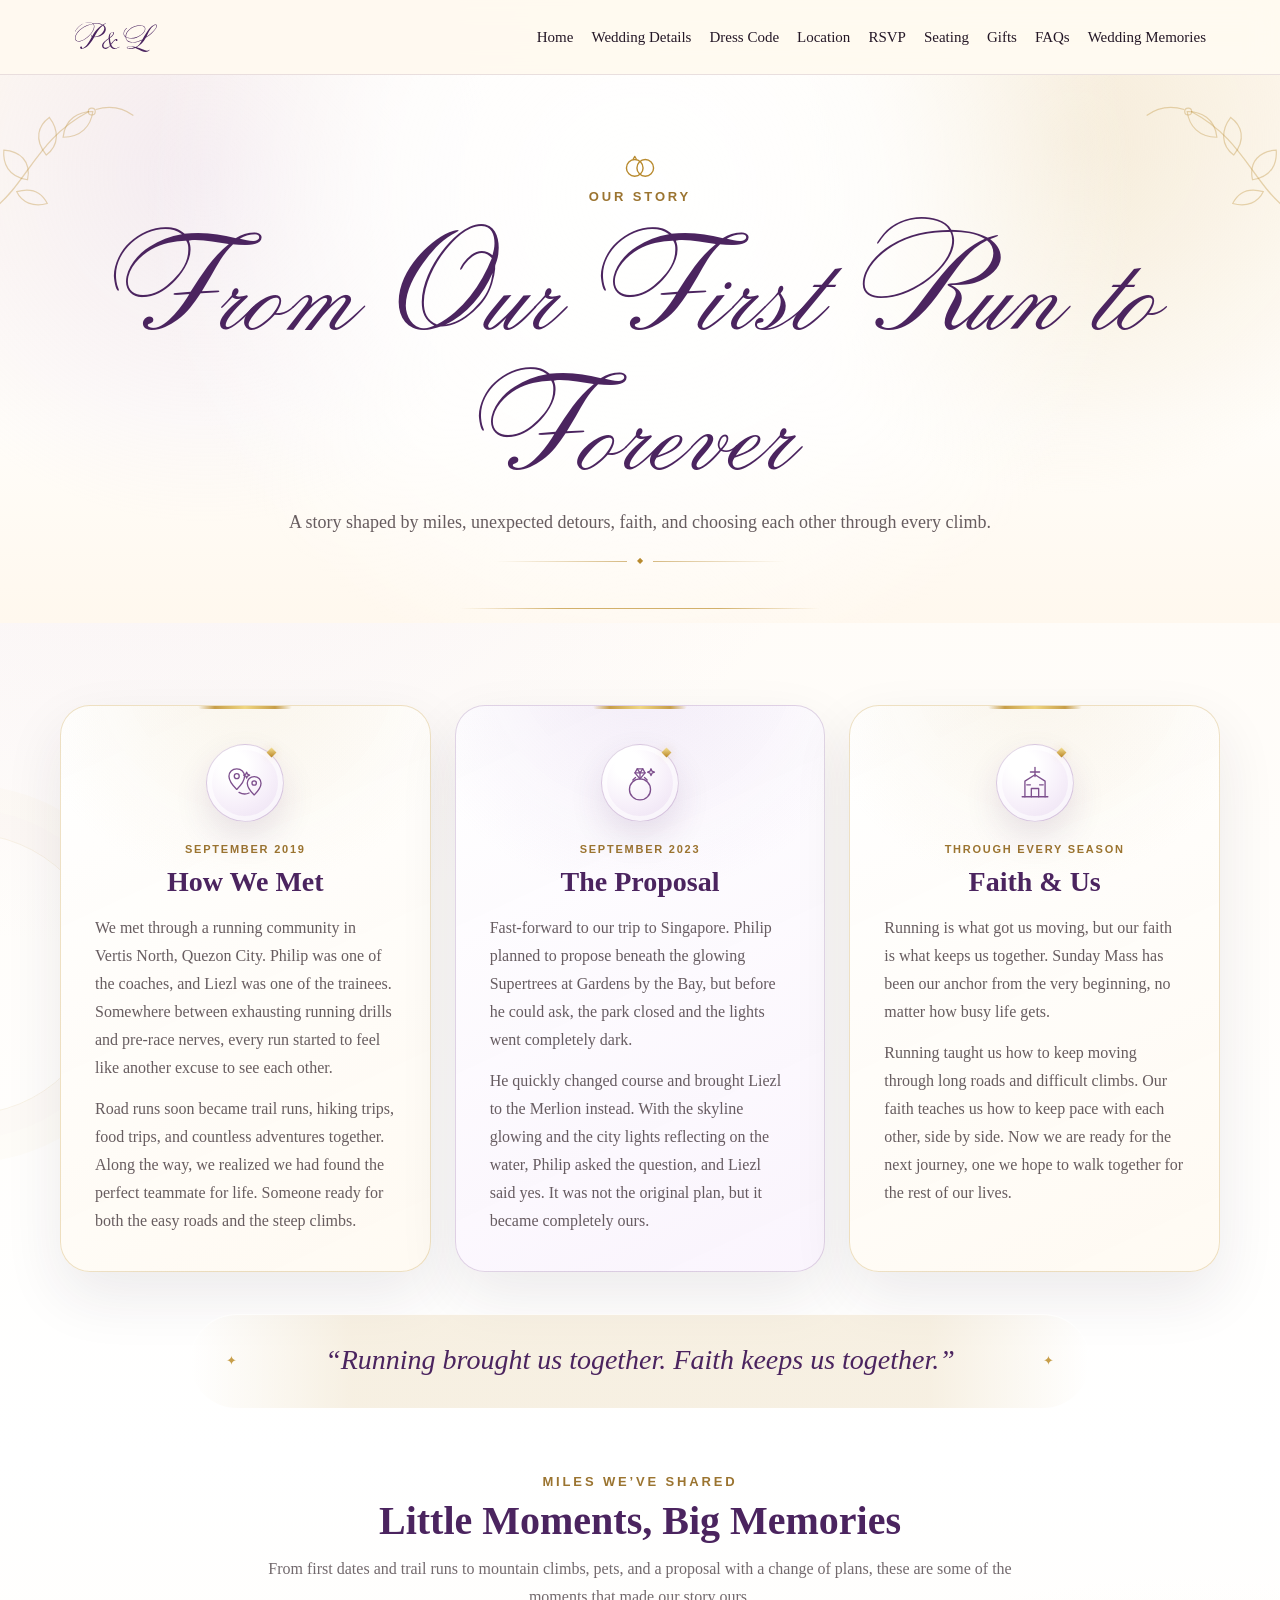
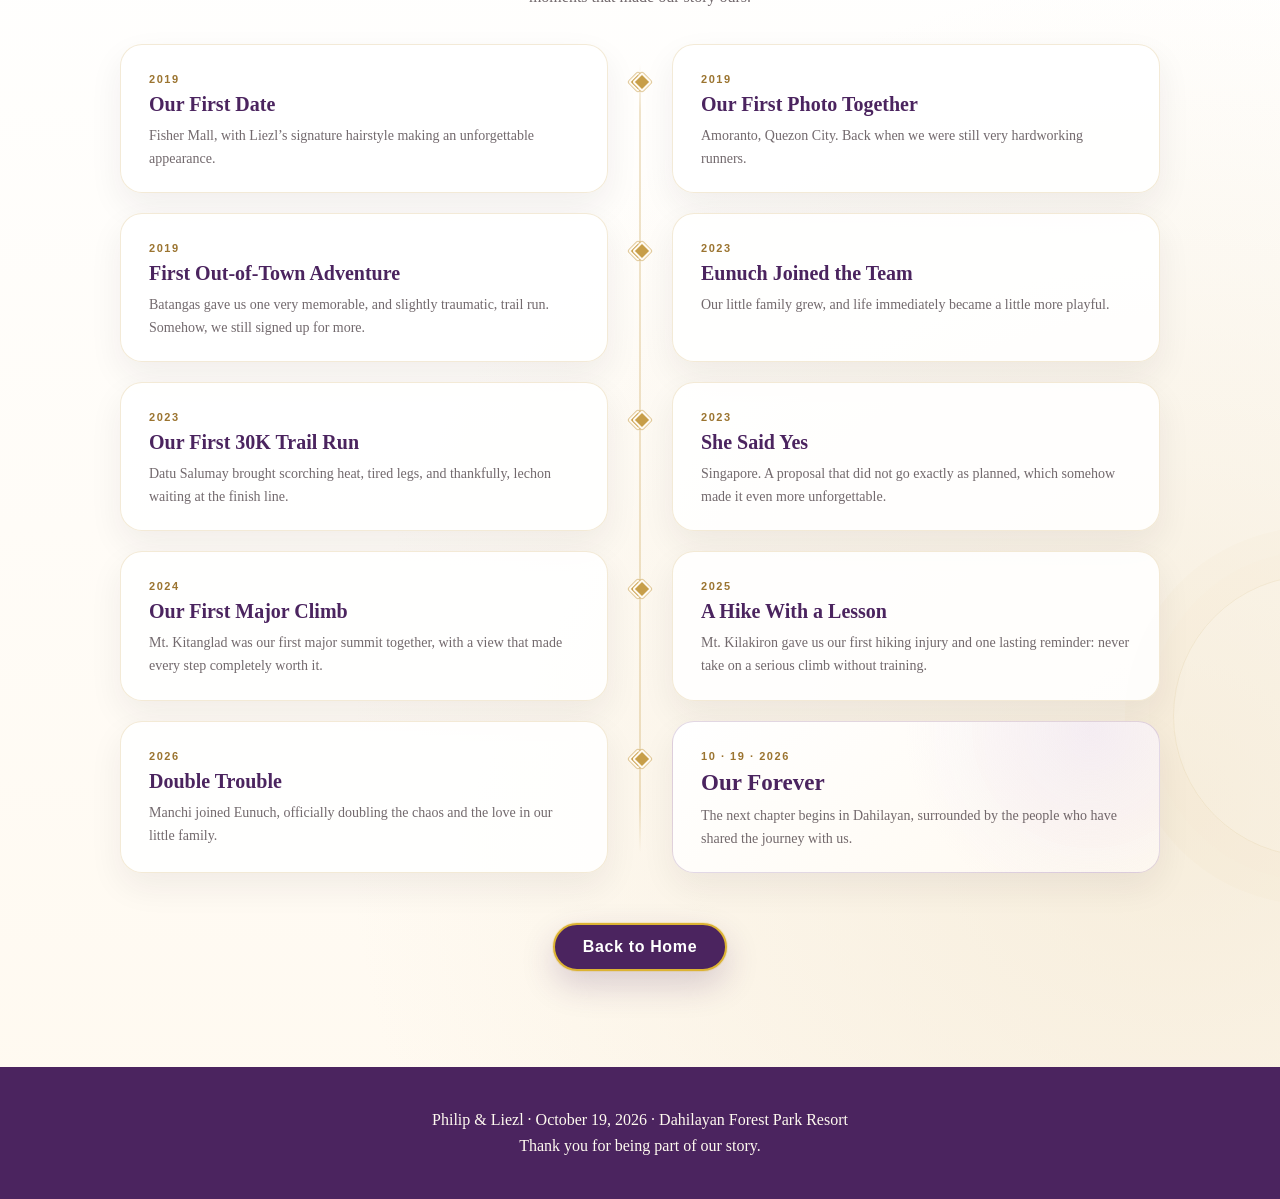
<file: our-story.html>
<!DOCTYPE html>
<html lang="en">
<head>
  <meta charset="UTF-8" />
  <meta name="viewport" content="width=device-width, initial-scale=1.0" />
  <title>Our Story | Philip & Liezl</title>
  <meta name="description" content="The story of Philip and Liezl, from their first run together to forever." />
  <link rel="stylesheet" href="styles.css?v=our-story-20260927" />
  <style>
    body {
      background:
        radial-gradient(circle at 10% 5%, rgba(217,198,232,.26), transparent 28%),
        radial-gradient(circle at 92% 86%, rgba(239,226,200,.54), transparent 31%),
        linear-gradient(180deg, #fffaf3 0%, #ffffff 52%, #fff9ef 100%);
    }

    .dress-page-hero {
      position: relative;
      overflow: hidden;
      padding: 78px 22px 58px;
      text-align: center;
      isolation: isolate;
      background:
        radial-gradient(circle at 50% 22%, rgba(255,255,255,.98) 0%, rgba(255,255,255,.78) 32%, transparent 64%),
        radial-gradient(circle at 16% 18%, rgba(217,198,232,.30), transparent 30%),
        radial-gradient(circle at 84% 12%, rgba(239,226,200,.58), transparent 30%),
        linear-gradient(180deg, #fffaf2 0%, #fffdf9 64%, #fff8ee 100%);
    }

    .dress-page-hero::after {
      content: "";
      position: absolute;
      left: 50%;
      bottom: 14px;
      width: min(360px, 62vw);
      height: 1px;
      transform: translateX(-50%);
      background: linear-gradient(90deg, transparent, rgba(199,158,73,.80) 28%, rgba(199,158,73,.80) 72%, transparent);
    }

    .dress-page-hero > * {
      position: relative;
      z-index: 2;
    }

    .dress-hero-rings {
      width: 42px;
      height: 28px;
      margin: 0 auto 8px;
      color: #b88a2e;
    }

    .dress-hero-rings svg {
      display: block;
      width: 100%;
      height: 100%;
    }

    .dress-hero-corner {
      position: absolute;
      z-index: 1;
      top: 18px;
      width: 178px;
      height: 132px;
      color: rgba(184,138,46,.34);
      pointer-events: none;
    }

    .dress-hero-corner svg {
      width: 100%;
      height: 100%;
      display: block;
      overflow: visible;
    }

    .dress-hero-corner.left {
      left: 0;
      transform: translate(-14px, -2px);
    }

    .dress-hero-corner.right {
      right: 0;
      transform: translate(14px, -2px) scaleX(-1);
    }

    .dress-page-hero .eyebrow {
      margin-top: 0;
      color: #9b7430;
    }

    .dress-hero-divider {
      display: flex;
      align-items: center;
      justify-content: center;
      gap: 10px;
      width: min(290px, 66vw);
      margin: 20px auto 0;
      color: #b88a2e;
      font-size: 8px;
      line-height: 1;
    }

    .dress-hero-divider::before,
    .dress-hero-divider::after {
      content: "";
      flex: 1;
      height: 1px;
      background: linear-gradient(90deg, transparent, rgba(184,138,46,.58));
    }

    .dress-hero-divider::after {
      background: linear-gradient(90deg, rgba(184,138,46,.58), transparent);
    }

    @font-face {
      font-family: "Citadel Script Std";
      src:
        url("assets/Citadel-Script-Std-Regular.otf") format("opentype"),
        local("Citadel Script Std"),
        local("CitadelScriptStd");
      font-style: normal;
      font-weight: 400;
      font-display: swap;
    }

    .dress-page-hero h1 {
      margin: 4px 0 12px;
      color: var(--deep-purple);
      font-size: clamp(48px, 7vw, 76px);
      line-height: 1.04;
    }

    .dress-page-title {
      width: auto;
      margin: 2px auto 10px !important;
      color: var(--deep-purple) !important;
      font-family: "Citadel Script Std", cursive !important;
      font-size: clamp(78px, 11vw, 132px) !important;
      font-weight: 400 !important;
      font-style: normal !important;
      line-height: 1.06 !important;
      letter-spacing: normal !important;
      text-transform: none !important;
      text-align: center;
    }

    .dress-page-hero .center-text {
      max-width: 720px;
      margin: 0 auto;
      color: rgba(60,47,53,.78);
      font-size: 18px;
      line-height: 1.7;
    }

    .story-page-main {
      position: relative;
      overflow: hidden;
      padding: 82px 24px 96px;
    }

    .story-page-main::before,
    .story-page-main::after {
      content: "";
      position: absolute;
      width: 280px;
      height: 280px;
      border-radius: 50%;
      border: 1px solid rgba(199,158,73,.12);
      pointer-events: none;
    }

    .story-page-main::before {
      left: -175px;
      top: 210px;
      box-shadow: 0 0 0 24px rgba(217,198,232,.045), 0 0 0 48px rgba(199,158,73,.025);
    }

    .story-page-main::after {
      right: -175px;
      bottom: 210px;
      box-shadow: 0 0 0 24px rgba(239,226,200,.07), 0 0 0 48px rgba(199,158,73,.025);
    }

    .story-chapters {
      position: relative;
      z-index: 1;
      width: min(100%, 1160px);
      margin: 0 auto;
      display: grid;
      grid-template-columns: repeat(3, minmax(0, 1fr));
      gap: 24px;
      align-items: stretch;
    }

    .story-chapter {
      position: relative;
      overflow: hidden;
      padding: 38px 34px 36px;
      border-radius: 30px;
      background:
        radial-gradient(circle at 50% -8%, rgba(239,226,200,.36), transparent 36%),
        linear-gradient(155deg, rgba(255,255,255,.99), rgba(255,250,242,.97));
      border: 1px solid rgba(199,158,73,.30);
      box-shadow: 0 24px 60px rgba(47,29,50,.09);
      text-align: center;
    }

    .story-chapter::before {
      content: "";
      position: absolute;
      top: 0;
      left: 50%;
      width: 94px;
      height: 3px;
      transform: translateX(-50%);
      border-radius: 0 0 999px 999px;
      background: linear-gradient(90deg, transparent, #c79e49 18%, #f0d783 50%, #c79e49 82%, transparent);
    }

    .story-chapter-featured {
      background:
        radial-gradient(circle at 50% -10%, rgba(217,198,232,.34), transparent 38%),
        linear-gradient(155deg, rgba(255,255,255,.99), rgba(250,244,253,.97));
      border-color: rgba(125,79,141,.22);
    }

    .story-chapter-icon {
      position: relative;
      width: 78px;
      height: 78px;
      display: grid;
      place-items: center;
      margin: 0 auto 20px;
      border-radius: 50%;
      color: #7d4f8d;
      background:
        radial-gradient(circle at 35% 27%, rgba(255,255,255,.98) 0 18%, rgba(247,240,250,.98) 52%, rgba(231,217,239,.91) 100%);
      border: 1px solid rgba(125,79,141,.22);
      box-shadow: 0 15px 34px rgba(75,36,95,.12), inset 0 0 0 5px rgba(255,255,255,.58);
    }

    .story-chapter-icon::after {
      content: "";
      position: absolute;
      top: 4px;
      right: 8px;
      width: 7px;
      height: 7px;
      transform: rotate(45deg);
      background: linear-gradient(135deg, #f4df92, #b98525);
      box-shadow: 0 0 10px rgba(199,158,73,.24);
    }

    .story-chapter-icon svg {
      width: 44px;
      height: 44px;
      display: block;
      fill: none;
      stroke: currentColor;
      stroke-width: 1.45;
      stroke-linecap: round;
      stroke-linejoin: round;
    }

    .story-chapter-kicker {
      margin: 0 0 7px;
      color: #9b7430;
      font-family: Arial, sans-serif;
      font-size: 11px;
      font-weight: 700;
      letter-spacing: .16em;
      line-height: 1.4;
      text-transform: uppercase;
    }

    .story-chapter h2 {
      margin: 0 0 16px;
      color: var(--deep-purple);
      font-size: 28px;
      line-height: 1.2;
    }

    .story-chapter p:not(.story-chapter-kicker) {
      margin: 0 auto 13px;
      color: rgba(60,47,53,.78);
      font-size: 16px;
      line-height: 1.75;
      text-align: left;
    }

    .story-chapter p:last-child {
      margin-bottom: 0;
    }

    .story-quote {
      position: relative;
      z-index: 1;
      width: min(100%, 900px);
      margin: 42px auto 66px;
      padding: 25px 70px 27px;
      border: 0;
      border-radius: 999px;
      text-align: center;
      color: var(--deep-purple);
      background: linear-gradient(90deg, rgba(255,255,255,.35), rgba(239,226,200,.52) 18%, rgba(239,226,200,.52) 82%, rgba(255,255,255,.35));
      box-shadow: inset 0 1px 0 rgba(255,255,255,.78);
    }

    .story-quote::before,
    .story-quote::after {
      content: "✦";
      position: absolute;
      top: 50%;
      transform: translateY(-50%);
      color: #c79e49;
      font-size: 13px;
    }

    .story-quote::before { left: 36px; }
    .story-quote::after { right: 36px; }

    .story-quote span {
      font-family: Georgia, "Times New Roman", serif;
      font-size: clamp(20px, 2.3vw, 28px);
      font-style: italic;
      line-height: 1.5;
    }

    .story-journey-heading {
      position: relative;
      z-index: 1;
      width: min(100%, 780px);
      margin: 0 auto 34px;
      text-align: center;
    }

    .story-journey-heading .eyebrow {
      margin-bottom: 8px;
      color: #9b7430;
    }

    .story-journey-heading h2 {
      margin: 0 0 10px;
      color: var(--deep-purple);
      font-size: clamp(29px, 4vw, 40px);
      line-height: 1.2;
    }

    .story-journey-heading > p:last-child {
      margin: 0 auto;
      color: rgba(60,47,53,.72);
      font-size: 16px;
      line-height: 1.7;
    }

    .story-journey-grid {
      position: relative;
      z-index: 1;
      width: min(100%, 1040px);
      margin: 0 auto;
      display: grid;
      grid-template-columns: repeat(2, minmax(0, 1fr));
      gap: 20px 64px;
    }

    .story-journey-grid::before {
      content: "";
      position: absolute;
      top: 20px;
      bottom: 20px;
      left: 50%;
      width: 1px;
      transform: translateX(-50%);
      background: linear-gradient(180deg, transparent, rgba(199,158,73,.56) 6%, rgba(199,158,73,.56) 94%, transparent);
    }

    .story-milestone {
      position: relative;
      min-height: 142px;
      padding: 24px 28px 22px;
      border-radius: 22px;
      background: rgba(255,255,255,.88);
      border: 1px solid rgba(199,158,73,.22);
      box-shadow: 0 14px 34px rgba(48,31,50,.065);
    }

    .story-milestone::after {
      content: "";
      position: absolute;
      top: 30px;
      width: 10px;
      height: 10px;
      border-radius: 2px;
      transform: rotate(45deg);
      background: #c79e49;
      border: 2px solid #fffaf1;
      box-shadow: 0 0 0 1px rgba(199,158,73,.52);
    }

    .story-milestone:nth-child(odd)::after { right: -38px; }
    .story-milestone:nth-child(even)::after { left: -38px; }

    .story-year {
      display: inline-block;
      margin-bottom: 7px;
      color: #9b7430;
      font-family: Arial, sans-serif;
      font-size: 11px;
      font-weight: 700;
      letter-spacing: .14em;
      text-transform: uppercase;
    }

    .story-milestone h3 {
      margin: 0 0 7px;
      color: var(--deep-purple);
      font-size: 20px;
      line-height: 1.25;
    }

    .story-milestone p {
      margin: 0;
      color: rgba(60,47,53,.72);
      font-size: 14px;
      line-height: 1.65;
    }

    .story-milestone-final {
      background:
        radial-gradient(circle at 86% 5%, rgba(217,198,232,.28), transparent 42%),
        linear-gradient(145deg, rgba(255,255,255,.98), rgba(255,249,239,.98));
      border-color: rgba(125,79,141,.22);
    }

    .story-milestone-final h3 {
      font-size: 23px;
    }

    .story-page-footer-action {
      position: relative;
      z-index: 1;
      display: flex;
      justify-content: center;
      margin-top: 50px;
    }

    @media (max-width: 820px) {
      .dress-page-hero {
        padding: 56px 18px 46px;
      }

      .dress-hero-corner {
        top: 8px;
        width: 112px;
        height: 86px;
        color: rgba(184,138,46,.26);
      }

      .dress-hero-corner.left {
        transform: translate(-24px, -4px);
      }

      .dress-hero-corner.right {
        transform: translate(24px, -4px) scaleX(-1);
      }

      .dress-hero-rings {
        width: 36px;
        height: 24px;
        margin-bottom: 7px;
      }

      .dress-hero-divider {
        margin-top: 17px;
      }

      .dress-page-hero h1 {
        font-size: 52px;
      }

      .dress-page-title {
        width: auto;
        font-size: clamp(68px, 19vw, 96px) !important;
        line-height: 1.08 !important;
      }

      .dress-page-hero .center-text {
        font-size: 16px;
      }
    }

    @media (min-width: 861px) {
      .site-header .nav-links a {
        position: relative;
        text-decoration: none !important;
      }

      .site-header .nav-links a::after {
        content: "";
        position: absolute;
        left: 0;
        right: 0;
        bottom: -5px;
        height: 2px;
        background: #7d4f8d;
        transform: scaleX(0);
        transform-origin: center;
        transition: transform .2s ease;
      }

      .site-header .nav-links a:hover::after {
        transform: scaleX(1);
      }
    }

    @media (max-width: 980px) {
      .story-chapters {
        grid-template-columns: 1fr;
        max-width: 760px;
      }

      .story-chapter {
        padding-left: 38px;
        padding-right: 38px;
      }
    }

    @media (max-width: 760px) {
      .story-page-hero {
        padding: 64px 18px 56px;
      }

      .story-page-hero p:last-child {
        font-size: 16px;
      }

      .story-page-main {
        padding: 62px 18px 76px;
      }

      .story-chapter {
        padding: 32px 24px 30px;
        border-radius: 26px;
      }

      .story-chapter p:not(.story-chapter-kicker) {
        font-size: 15.5px;
      }

      .story-quote {
        margin: 34px auto 52px;
        padding: 22px 42px 24px;
        border-radius: 24px;
      }

      .story-quote::before { left: 18px; }
      .story-quote::after { right: 18px; }

      .story-journey-grid {
        grid-template-columns: 1fr;
        gap: 15px;
        padding-left: 26px;
      }

      .story-journey-grid::before {
        left: 8px;
        transform: none;
      }

      .story-milestone {
        min-height: 0;
        padding: 22px 23px 21px;
      }

      .story-milestone:nth-child(odd)::after,
      .story-milestone:nth-child(even)::after {
        left: -23px;
        right: auto;
        top: 27px;
      }
    }
  </style>
</head>
<body>
  <header class="site-header">
    <nav class="navbar">
      <a href="index.html#home" class="logo" aria-label="Philip and Liezl wedding home">
        <img src="assets/logo-pl.svg" alt="P&L" class="logo-image" />
      </a>
      <button class="menu-toggle" aria-label="Open menu">☰</button>
      <div class="nav-links">
        <a href="index.html#home">Home</a>
        <a href="wedding-details.html">Wedding Details</a>
        <a href="dress-code.html">Dress Code</a>
        <a href="index.html#location">Location</a>
        <a href="index.html#rsvp">RSVP</a>
        <a href="index.html#seating">Seating</a>
        <a href="gifts.html">Gifts</a>
        <a href="index.html#faqs">FAQs</a>
        <a href="index.html#gallery">Wedding Memories</a>
      </div>
    </nav>
  </header>

  <main>
    <section class="dress-page-hero">
      <span class="dress-hero-corner left" aria-hidden="true">
        <svg viewBox="0 0 180 132" fill="none" xmlns="http://www.w3.org/2000/svg">
          <path d="M7 119C43 91 51 48 104 20" stroke="currentColor" stroke-width="1.4"/>
          <path d="M42 89C22 86 17 72 18 59C34 60 46 70 42 89Z" stroke="currentColor" stroke-width="1.2"/>
          <path d="M61 64C48 48 53 34 64 26C74 39 74 54 61 64Z" stroke="currentColor" stroke-width="1.2"/>
          <path d="M78 46C80 27 94 20 108 20C106 35 96 46 78 46Z" stroke="currentColor" stroke-width="1.2"/>
          <path d="M31 101C45 97 56 101 62 113C48 117 36 112 31 101Z" stroke="currentColor" stroke-width="1.2"/>
          <circle cx="107" cy="20" r="3.5" stroke="currentColor" stroke-width="1.2"/>
          <path d="M111 18C124 14 138 16 149 24" stroke="currentColor" stroke-width="1.1"/>
        </svg>
      </span>
      <span class="dress-hero-corner right" aria-hidden="true">
        <svg viewBox="0 0 180 132" fill="none" xmlns="http://www.w3.org/2000/svg">
          <path d="M7 119C43 91 51 48 104 20" stroke="currentColor" stroke-width="1.4"/>
          <path d="M42 89C22 86 17 72 18 59C34 60 46 70 42 89Z" stroke="currentColor" stroke-width="1.2"/>
          <path d="M61 64C48 48 53 34 64 26C74 39 74 54 61 64Z" stroke="currentColor" stroke-width="1.2"/>
          <path d="M78 46C80 27 94 20 108 20C106 35 96 46 78 46Z" stroke="currentColor" stroke-width="1.2"/>
          <path d="M31 101C45 97 56 101 62 113C48 117 36 112 31 101Z" stroke="currentColor" stroke-width="1.2"/>
          <circle cx="107" cy="20" r="3.5" stroke="currentColor" stroke-width="1.2"/>
          <path d="M111 18C124 14 138 16 149 24" stroke="currentColor" stroke-width="1.1"/>
        </svg>
      </span>

      <div class="dress-hero-rings" aria-hidden="true">
        <svg viewBox="0 0 48 30" fill="none" xmlns="http://www.w3.org/2000/svg">
          <circle cx="18" cy="16" r="9.5" stroke="currentColor" stroke-width="1.6"/>
          <circle cx="30" cy="16" r="9.5" stroke="currentColor" stroke-width="1.6"/>
          <path d="M16.2 5.8L18 2.8L19.8 5.8" stroke="currentColor" stroke-width="1.4" stroke-linecap="round" stroke-linejoin="round"/>
        </svg>
      </div>
      <p class="eyebrow">Our Story</p>
      <h1 class="dress-page-title">From Our First Run to Forever</h1>
      <p class="center-text">A story shaped by miles, unexpected detours, faith, and choosing each other through every climb.</p>
      <div class="dress-hero-divider" aria-hidden="true"><span>◆</span></div>
    </section>

    <section class="story-page-main">
      <div class="story-chapters">
        <article class="story-chapter">
          <div class="story-chapter-icon" aria-hidden="true">
            <svg viewBox="0 0 48 48">
              <path d="M15 8.5c-5 0-8.5 3.7-8.5 8.2 0 6.1 8.5 14.3 8.5 14.3s8.5-8.2 8.5-14.3c0-4.5-3.5-8.2-8.5-8.2Z"></path>
              <circle cx="15" cy="16.5" r="2.7"></circle>
              <path d="M34 17c-4.4 0-7.5 3.3-7.5 7.2 0 5.4 7.5 12.8 7.5 12.8s7.5-7.4 7.5-12.8c0-3.9-3.1-7.2-7.5-7.2Z"></path>
              <circle cx="34" cy="24" r="2.4"></circle>
              <path d="M17.5 34.2c3.7 2.1 7.2 2.4 10.9.7"></path>
              <path d="M25.8 12.2l1 2.2 2.2 1-2.2 1-1 2.2-1-2.2-2.2-1 2.2-1 1-2.2Z"></path>
            </svg>
          </div>
          <p class="story-chapter-kicker">September 2019</p>
          <h2>How We Met</h2>
          <p>We met through a running community in Vertis North, Quezon City. Philip was one of the coaches, and Liezl was one of the trainees. Somewhere between exhausting running drills and pre-race nerves, every run started to feel like another excuse to see each other.</p>
          <p>Road runs soon became trail runs, hiking trips, food trips, and countless adventures together. Along the way, we realized we had found the perfect teammate for life. Someone ready for both the easy roads and the steep climbs.</p>
        </article>

        <article class="story-chapter story-chapter-featured">
          <div class="story-chapter-icon" aria-hidden="true">
            <svg viewBox="0 0 48 48">
              <circle cx="24" cy="31" r="11.5"></circle>
              <path d="M18.5 13 21 8.5h6l2.5 4.5L24 19.5 18.5 13Z"></path>
              <path d="M18.5 13h11"></path>
              <path d="M21 8.5 24 13l3-4.5"></path>
              <path d="M24 13v6.5"></path>
              <path d="M16.2 20.8 19.1 18"></path>
              <path d="M31.8 20.8 28.9 18"></path>
              <path d="M36 8.5l1.1 2.6 2.6 1.1-2.6 1.1-1.1 2.6-1.1-2.6-2.6-1.1 2.6-1.1L36 8.5Z"></path>
            </svg>
          </div>
          <p class="story-chapter-kicker">September 2023</p>
          <h2>The Proposal</h2>
          <p>Fast-forward to our trip to Singapore. Philip planned to propose beneath the glowing Supertrees at Gardens by the Bay, but before he could ask, the park closed and the lights went completely dark.</p>
          <p>He quickly changed course and brought Liezl to the Merlion instead. With the skyline glowing and the city lights reflecting on the water, Philip asked the question, and Liezl said yes. It was not the original plan, but it became completely ours.</p>
        </article>

        <article class="story-chapter">
          <div class="story-chapter-icon" aria-hidden="true">
            <svg viewBox="0 0 48 48">
              <path d="M24 7v10"></path>
              <path d="M19 12h10"></path>
              <path d="M13 39V22l11-7 11 7v17"></path>
              <path d="M10 39h28"></path>
              <path d="M20 39v-9h8v9"></path>
              <path d="M15 26h4"></path>
              <path d="M29 26h4"></path>
            </svg>
          </div>
          <p class="story-chapter-kicker">Through Every Season</p>
          <h2>Faith &amp; Us</h2>
          <p>Running is what got us moving, but our faith is what keeps us together. Sunday Mass has been our anchor from the very beginning, no matter how busy life gets.</p>
          <p>Running taught us how to keep moving through long roads and difficult climbs. Our faith teaches us how to keep pace with each other, side by side. Now we are ready for the next journey, one we hope to walk together for the rest of our lives.</p>
        </article>
      </div>

      <blockquote class="story-quote">
        <span>“Running brought us together. Faith keeps us together.”</span>
      </blockquote>

      <div class="story-journey-heading">
        <p class="eyebrow">Miles We’ve Shared</p>
        <h2>Little Moments, Big Memories</h2>
        <p>From first dates and trail runs to mountain climbs, pets, and a proposal with a change of plans, these are some of the moments that made our story ours.</p>
      </div>

      <div class="story-journey-grid">
        <article class="story-milestone">
          <span class="story-year">2019</span>
          <h3>Our First Date</h3>
          <p>Fisher Mall, with Liezl’s signature hairstyle making an unforgettable appearance.</p>
        </article>

        <article class="story-milestone">
          <span class="story-year">2019</span>
          <h3>Our First Photo Together</h3>
          <p>Amoranto, Quezon City. Back when we were still very hardworking runners.</p>
        </article>

        <article class="story-milestone">
          <span class="story-year">2019</span>
          <h3>First Out-of-Town Adventure</h3>
          <p>Batangas gave us one very memorable, and slightly traumatic, trail run. Somehow, we still signed up for more.</p>
        </article>

        <article class="story-milestone">
          <span class="story-year">2023</span>
          <h3>Eunuch Joined the Team</h3>
          <p>Our little family grew, and life immediately became a little more playful.</p>
        </article>

        <article class="story-milestone">
          <span class="story-year">2023</span>
          <h3>Our First 30K Trail Run</h3>
          <p>Datu Salumay brought scorching heat, tired legs, and thankfully, lechon waiting at the finish line.</p>
        </article>

        <article class="story-milestone">
          <span class="story-year">2023</span>
          <h3>She Said Yes</h3>
          <p>Singapore. A proposal that did not go exactly as planned, which somehow made it even more unforgettable.</p>
        </article>

        <article class="story-milestone">
          <span class="story-year">2024</span>
          <h3>Our First Major Climb</h3>
          <p>Mt. Kitanglad was our first major summit together, with a view that made every step completely worth it.</p>
        </article>

        <article class="story-milestone">
          <span class="story-year">2025</span>
          <h3>A Hike With a Lesson</h3>
          <p>Mt. Kilakiron gave us our first hiking injury and one lasting reminder: never take on a serious climb without training.</p>
        </article>

        <article class="story-milestone">
          <span class="story-year">2026</span>
          <h3>Double Trouble</h3>
          <p>Manchi joined Eunuch, officially doubling the chaos and the love in our little family.</p>
        </article>

        <article class="story-milestone story-milestone-final">
          <span class="story-year">10 · 19 · 2026</span>
          <h3>Our Forever</h3>
          <p>The next chapter begins in Dahilayan, surrounded by the people who have shared the journey with us.</p>
        </article>
      </div>

      <div class="story-page-footer-action">
        <a href="index.html#home" class="btn secondary">Back to Home</a>
      </div>
    </section>
  </main>

  <footer class="footer">
    <p>Philip &amp; Liezl · October 19, 2026 · Dahilayan Forest Park Resort</p>
    <p>Thank you for being part of our story.</p>
  </footer>

  <script>
    (function () {
      const menuToggle = document.querySelector('.menu-toggle');
      const navLinks = document.querySelector('.nav-links');
      if (!menuToggle || !navLinks) return;
      menuToggle.addEventListener('click', function () {
        navLinks.classList.toggle('open');
      });
      navLinks.querySelectorAll('a').forEach(function (link) {
        link.addEventListener('click', function () {
          navLinks.classList.remove('open');
        });
      });
    })();
  </script>
</body>
</html>
</file>
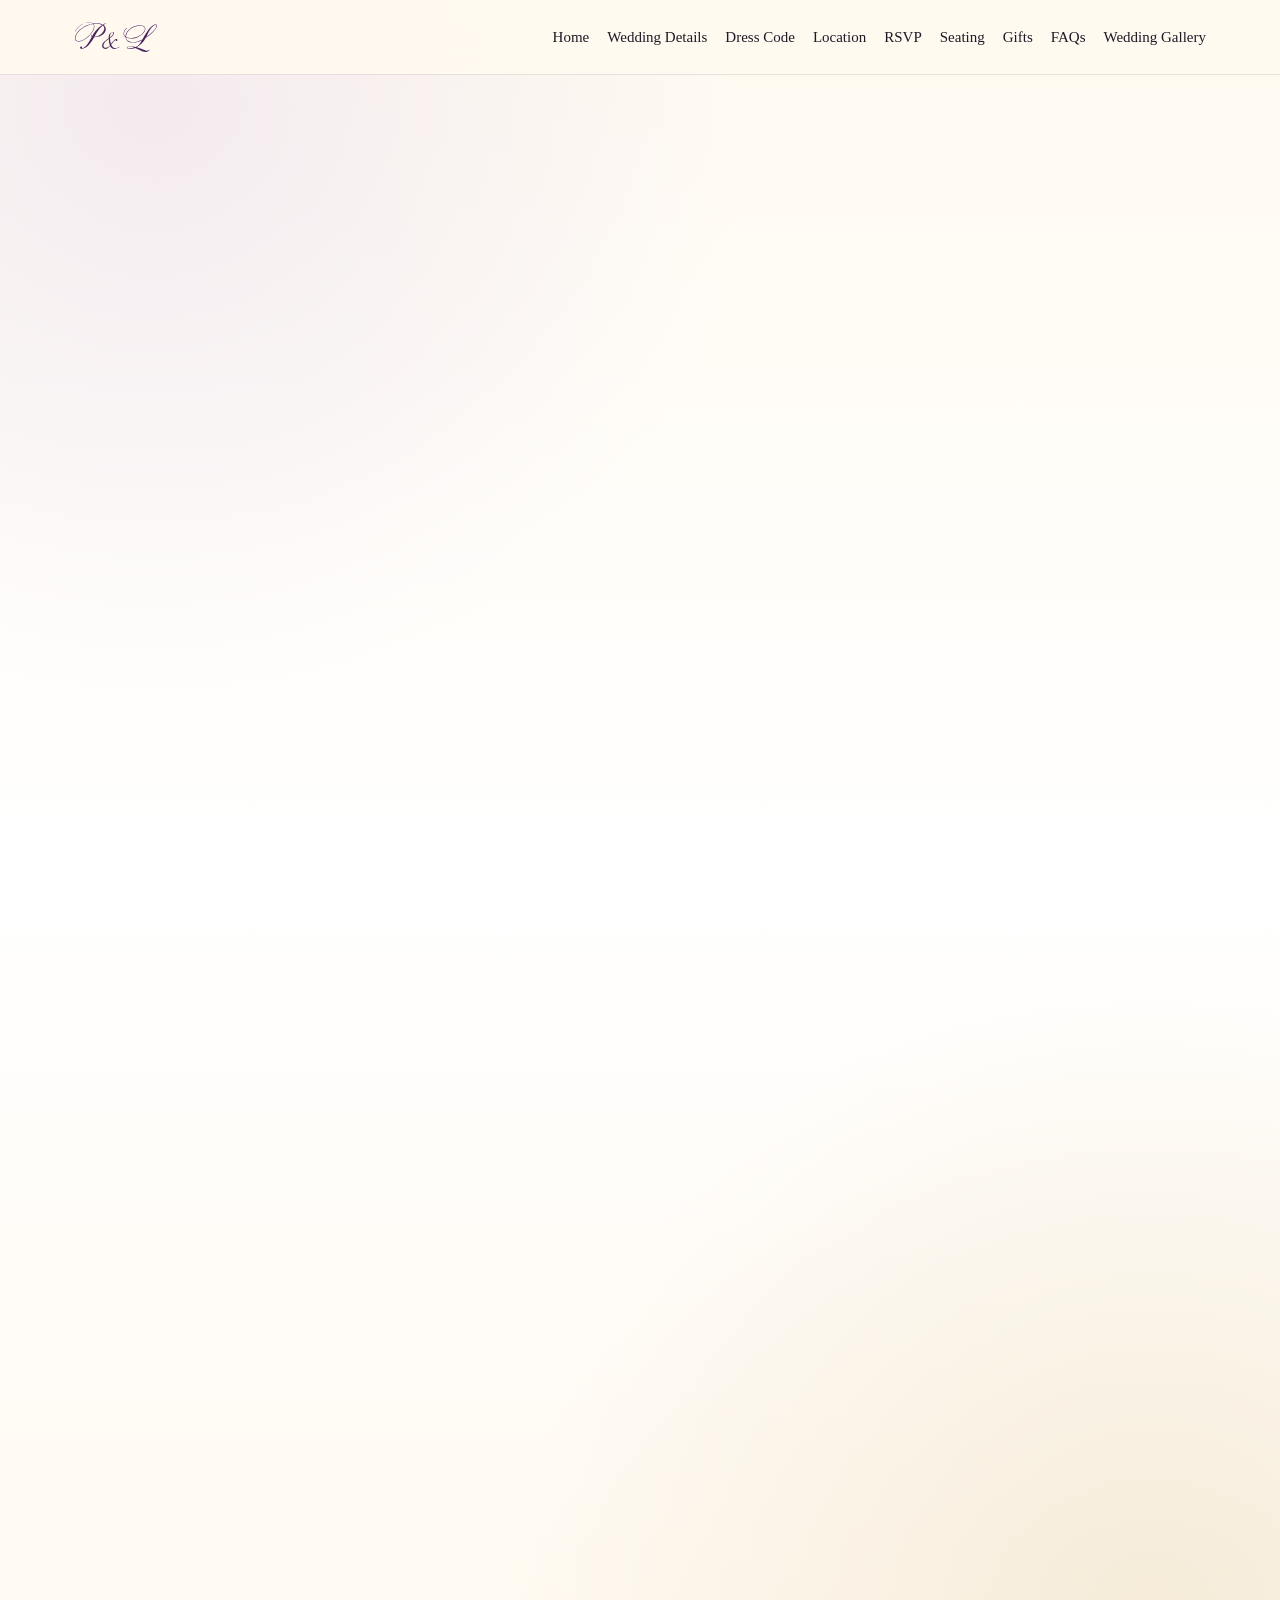
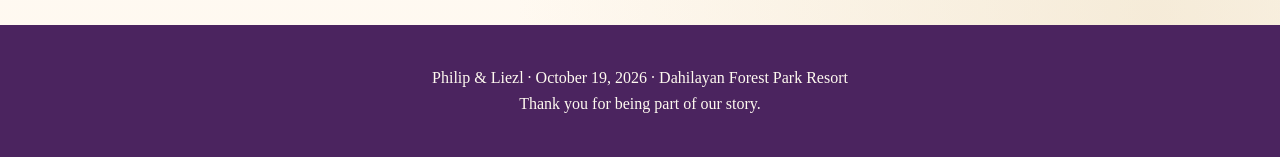
<file: share.html>
<!DOCTYPE html>
<html lang="en">
<head>
  <link rel="icon" type="image/svg+xml" href="assets/favicon-pl.svg?v=1" />
  <meta charset="UTF-8" />
  <meta name="viewport" content="width=device-width, initial-scale=1.0" />
  <title>Share Your Memories | Philip & Liezl</title>
  <meta name="description" content="Share your wedding photos and videos with Philip and Liezl." />
  <link rel="stylesheet" href="styles.css?v=photo-share-nav-20260920" />
  <style>
    html,
    body {
      margin: 0;
      min-height: 100%;
      background:
        radial-gradient(circle at 12% 6%, rgba(217, 198, 232, 0.30), transparent 30%),
        radial-gradient(circle at 90% 92%, rgba(239, 226, 200, 0.60), transparent 32%),
        linear-gradient(180deg, #fffaf0 0%, #ffffff 50%, #fff8ee 100%);
    }

    body {
      min-height: 100vh;
      min-height: 100dvh;
      display: flex;
      flex-direction: column;
    }

    .share-nav {
      position: sticky;
      top: 0;
      z-index: 20;
      background: rgba(255, 250, 240, 0.94);
      border-bottom: 1px solid rgba(199, 158, 73, 0.24);
      box-shadow: 0 10px 30px rgba(36, 23, 38, 0.08);
      backdrop-filter: blur(12px);
      -webkit-backdrop-filter: blur(12px);
    }

    .share-nav-inner {
      max-width: 1180px;
      margin: 0 auto;
      padding: 18px 24px;
      display: flex;
      align-items: center;
      justify-content: space-between;
      gap: 18px;
    }

    .share-brand {
      display: inline-flex;
      align-items: center;
      flex: 0 0 auto;
      text-decoration: none;
    }

    .share-brand img {
      display: block;
      width: 84px;
      height: auto;
    }

    .share-nav-links {
      display: flex;
      align-items: center;
      justify-content: flex-end;
      gap: 18px;
      margin-left: auto;
    }

    .share-nav-links a {
      position: relative;
      color: var(--dark);
      text-decoration: none !important;
      font-family: Georgia, "Times New Roman", serif;
      font-size: 15px;
      font-weight: 400;
      line-height: 1.4;
    }

    .share-nav-links a::after {
      content: "";
      position: absolute;
      left: 0;
      right: 0;
      bottom: -5px;
      height: 2px;
      background: #7d4f8d;
      transform: scaleX(0);
      transform-origin: center;
      transition: transform 0.2s ease;
    }

    .share-nav-links a:hover::after {
      transform: scaleX(1);
    }

    @font-face {
      font-family: "Citadel Script Std";
      src:
        url("assets/Citadel-Script-Std-Regular.otf") format("opentype"),
        local("Citadel Script Std"),
        local("CitadelScriptStd");
      font-style: normal;
      font-weight: 400;
      font-display: swap;
    }

    .share-hero {
      position: relative;
      overflow: hidden;
      isolation: isolate;
      padding: 78px 22px 60px;
      text-align: center;
      background:
        radial-gradient(circle at 50% 20%, rgba(255,255,255,.98) 0%, rgba(255,255,255,.78) 31%, transparent 64%),
        radial-gradient(circle at 15% 18%, rgba(217,198,232,.32), transparent 30%),
        radial-gradient(circle at 85% 13%, rgba(239,226,200,.60), transparent 31%),
        linear-gradient(180deg, #fffaf2 0%, #fffdf9 64%, #fff8ee 100%);
    }

    .share-hero::after {
      content: "";
      position: absolute;
      left: 50%;
      bottom: 14px;
      width: min(360px, 62vw);
      height: 1px;
      transform: translateX(-50%);
      background: linear-gradient(90deg, transparent, rgba(199,158,73,.82) 28%, rgba(199,158,73,.82) 72%, transparent);
    }

    .share-hero > * {
      position: relative;
      z-index: 2;
    }

    .share-hero-rings {
      width: 42px;
      height: 28px;
      margin: 0 auto 8px;
      color: #b88a2e;
    }

    .share-hero-rings svg,
    .share-hero-corner svg {
      display: block;
      width: 100%;
      height: 100%;
      overflow: visible;
    }

    .share-hero-corner {
      position: absolute;
      z-index: 1;
      top: 18px;
      width: 178px;
      height: 132px;
      color: rgba(184,138,46,.34);
      pointer-events: none;
    }

    .share-hero-corner.left {
      left: 0;
      transform: translate(-14px, -2px);
    }

    .share-hero-corner.right {
      right: 0;
      transform: translate(14px, -2px) scaleX(-1);
    }

    .share-hero h1 {
      margin: 2px auto 10px;
      color: var(--deep-purple);
      font-family: "Citadel Script Std", "Brush Script MT", cursive;
      font-size: clamp(78px, 11vw, 132px);
      line-height: 1.06;
      font-weight: 400;
      font-style: normal;
      letter-spacing: normal;
      text-transform: none;
    }

    .share-hero p {
      max-width: 720px;
      margin: 0 auto;
      color: rgba(60,47,53,.78);
      font-size: 18px;
      line-height: 1.7;
    }

    .share-hero .share-hero-kicker {
      max-width: none;
      margin: 0 auto 4px;
      color: #9b7430;
      font-family: Arial, sans-serif;
      font-size: 13px;
      font-weight: 700;
      line-height: 1.4;
      letter-spacing: .22em;
      text-transform: uppercase;
    }

    .share-hero-divider {
      display: flex;
      align-items: center;
      justify-content: center;
      gap: 10px;
      width: min(290px, 66vw);
      margin: 20px auto 0;
      color: #b88a2e;
      font-size: 8px;
      line-height: 1;
    }

    .share-hero-divider::before,
    .share-hero-divider::after {
      content: "";
      flex: 1;
      height: 1px;
      background: linear-gradient(90deg, transparent, rgba(184,138,46,.58));
    }

    .share-hero-divider::after {
      background: linear-gradient(90deg, rgba(184,138,46,.58), transparent);
    }

    /* Keep the outer page as the only scroll container. A nested scrolling
       Google Apps Script iframe can trap vertical swipes in iOS Safari. */
    .share-frame-window {
      overflow: visible;
      height: auto;
      flex: 0 0 auto;
      background: transparent;
    }

    .share-frame {
      display: block;
      width: 100%;
      height: 1550px; /* Fallback until the embed reports its measured height. */
      border: 0;
      background: transparent;
      transform: none;
    }

    .share-fallback {
      display: none;
      padding: 28px 18px 40px;
      text-align: center;
    }

    @media (max-width: 860px) {
      .share-nav-inner {
        width: 100%;
        min-height: 64px;
        padding: 11px 14px;
        gap: 10px;
      }

      .share-brand,
      .share-brand img {
        width: 70px;
      }

      .share-brand {
        height: auto;
        flex: 0 0 70px;
      }

      .share-nav-links {
        position: static !important;
        inset: auto !important;
        display: flex !important;
        flex: 1 1 auto;
        flex-direction: row !important;
        align-items: center;
        justify-content: flex-end;
        gap: 8px;
        min-width: 0;
        margin-left: auto;
        padding: 0 !important;
        background: transparent !important;
        box-shadow: none !important;
      }

      .share-nav-links a {
        display: inline-flex;
        align-items: center;
        justify-content: center;
        min-height: 38px;
        padding: 8px 10px;
        border: 1px solid rgba(75,36,95,.14);
        border-radius: 999px;
        background: rgba(255,255,255,.58);
        color: var(--deep-purple);
        font-size: 12px;
        line-height: 1.1;
        text-align: center;
        white-space: nowrap;
      }

      .share-nav-links a::after {
        content: none;
        display: none;
      }

      .share-hero {
        padding: 58px 18px 48px;
      }

      .share-hero-corner {
        top: 12px;
        width: 112px;
        height: 84px;
        color: rgba(184,138,46,.27);
      }

      .share-hero-rings {
        width: 36px;
        height: 24px;
        margin-bottom: 6px;
      }

      .share-hero h1 {
        font-size: clamp(64px, 19vw, 94px);
        line-height: 1.08;
      }

      .share-hero p {
        max-width: 92%;
        font-size: 16px;
      }

      .share-hero-divider {
        margin-top: 17px;
      }

      .share-frame-window {
        height: auto;
        overflow: visible;
      }

      .share-frame {
        height: 2000px; /* iOS-safe fallback if the Apps Script page is not yet redeployed. */
        transform: none;
      }
    }

    @media (max-width: 380px) {
      .share-nav-inner {
        padding-left: 10px;
        padding-right: 10px;
        gap: 7px;
      }

      .share-brand,
      .share-brand img {
        width: 62px;
      }

      .share-brand {
        flex-basis: 62px;
      }

      .share-nav-links {
        gap: 6px;
      }

      .share-nav-links a {
        min-height: 36px;
        padding: 7px 8px;
        font-size: 11px;
      }
    }

    .nav-links .share-gallery-link {
      display: inline-flex;
      align-items: center;
      justify-content: center;
      min-height: 42px;
      padding: 10px 16px !important;
      border: none !important;
      border-radius: 999px !important;
      background: var(--deep-purple) !important;
      color: #ffffff !important;
      box-shadow: 0 14px 34px rgba(75, 36, 95, 0.20);
      transition: transform 0.2s ease, box-shadow 0.2s ease, background-color 0.2s ease;
    }

    .nav-links .share-gallery-link:hover {
      transform: translateY(-3px);
      box-shadow: 0 18px 40px rgba(75, 36, 95, 0.24);
    }

    .nav-links .share-gallery-link::after {
      display: none !important;
    }

    @media (max-width: 860px) {
      .nav-links .share-gallery-link {
        min-height: 38px;
        padding: 8px 10px !important;
      }
    }

    @media (max-width: 380px) {
      .nav-links .share-gallery-link {
        min-height: 36px;
        padding: 7px 8px !important;
      }
    }

  
    @media (min-width: 861px) {
      .site-header .nav-links a {
        position: relative;
        text-decoration: none !important;
      }

      .site-header .nav-links a::after {
        content: "";
        position: absolute;
        left: 0;
        right: 0;
        bottom: -5px;
        height: 2px;
        background: #7d4f8d;
        transform: scaleX(0);
        transform-origin: center;
        transition: transform 0.2s ease;
      }

      .site-header .nav-links a:hover::after {
        transform: scaleX(1);
      }

      .site-header .nav-links .share-gallery-link::after {
        display: none !important;
      }
    }

  </style>
</head>
<body>
  <header class="site-header">
    <nav class="navbar">
      <a href="index.html#home" class="logo" aria-label="Philip and Liezl wedding home">
        <img src="assets/logo-pl.svg" alt="P&L" class="logo-image" />
      </a>
      <button class="menu-toggle" aria-label="Open menu">☰</button>
      <div class="nav-links">
        <a href="index.html#home">Home</a>
        <a href="wedding-details.html">Wedding Details</a>
        <a href="dress-code.html">Dress Code</a>
        <a href="index.html#location">Location</a>
        <a href="index.html#rsvp">RSVP</a>
        <a href="index.html#seating">Seating</a>
        <a href="gifts.html">Gifts</a>
        <a href="index.html#faqs">FAQs</a>
        <a href="gallery.html">Wedding Gallery</a>
      </div>
    </nav>
  </header>

  <!-- The embedded upload form displays the Share Your Memories heading once. -->

  <div class="share-frame-window">
    <iframe
      id="weddingUploadFrame"
      class="share-frame"
      src="https://script.google.com/macros/s/AKfycbxt2yuy21SSgdh3nxCcxOTD07G9ikLyX5q4km_3ZGT1Y2QwYGgK8M3c0X6wfaVxtHy84g/exec"
      title="Share Your Memories upload form"
      loading="eager"
      allow="camera; microphone"
      scrolling="no"
    ></iframe>
  </div>

  <footer class="footer">
    <p>Philip &amp; Liezl · October 19, 2026 · Dahilayan Forest Park Resort</p>
    <p>Thank you for being part of our story.</p>
  </footer>


  <script>
    (function () {
      const frame = document.getElementById('weddingUploadFrame');
      if (!frame) return;

      // Apps Script uses a sandboxed inner frame on some browsers. Receive
      // messages directly from its Google-hosted origin, not just the outer
      // iframe window. The form remains embedded on this wedding page.
      window.addEventListener('message', function (event) {
        const origin = event.origin || '';
        if (!/^https:\/\/(?:script\.google\.com|[a-z0-9.-]+\.googleusercontent\.com)$/.test(origin)) return;
        const data = event.data || {};
        if (data.page && data.page !== 'upload') return;

        if (data.type === 'wedding-embed-scroll-hello' && event.source) {
          // Handshake prevents the bridge from taking over scrolling when
          // the Apps Script form is opened by itself outside this website.
          event.source.postMessage({ type: 'wedding-embed-scroll-ready', page: 'upload' }, origin);
          return;
        }

        if (data.type === 'wedding-embed-scroll-delta') {
          const deltaY = Number(data.deltaY);
          if (Number.isFinite(deltaY) && Math.abs(deltaY) <= 150) {
            window.scrollBy({ top: deltaY, left: 0, behavior: 'instant' });
          }
          return;
        }

        if (data.type !== 'wedding-upload-height') return;
        const height = Number(data.height);
        if (!Number.isFinite(height) || height < 200 || height > 12000) return;
        const nextHeight = Math.ceil(height + 12);
        if (Math.abs(frame.offsetHeight - nextHeight) > 3) {
          frame.style.height = nextHeight + 'px';
        }
      });
    })();

    (function () {
      const menuToggle = document.querySelector('.menu-toggle');
      const navLinks = document.querySelector('.nav-links');

      if (!menuToggle || !navLinks) return;

      menuToggle.addEventListener('click', function () {
        navLinks.classList.toggle('open');
      });

      navLinks.querySelectorAll('a').forEach(function (link) {
        link.addEventListener('click', function () {
          navLinks.classList.remove('open');
        });
      });
    })();
  </script>

  <script src="ios-embed-scroll-assist.js?v=20261026-fix2" defer></script>

  <noscript>
    <div class="share-fallback">
      <p>Please enable JavaScript to use the upload form.</p>
      <a class="btn primary" href="https://script.google.com/macros/s/AKfycbxt2yuy21SSgdh3nxCcxOTD07G9ikLyX5q4km_3ZGT1Y2QwYGgK8M3c0X6wfaVxtHy84g/exec">Open Upload Page</a>
    </div>
  </noscript>
</body>
</html>
</file>
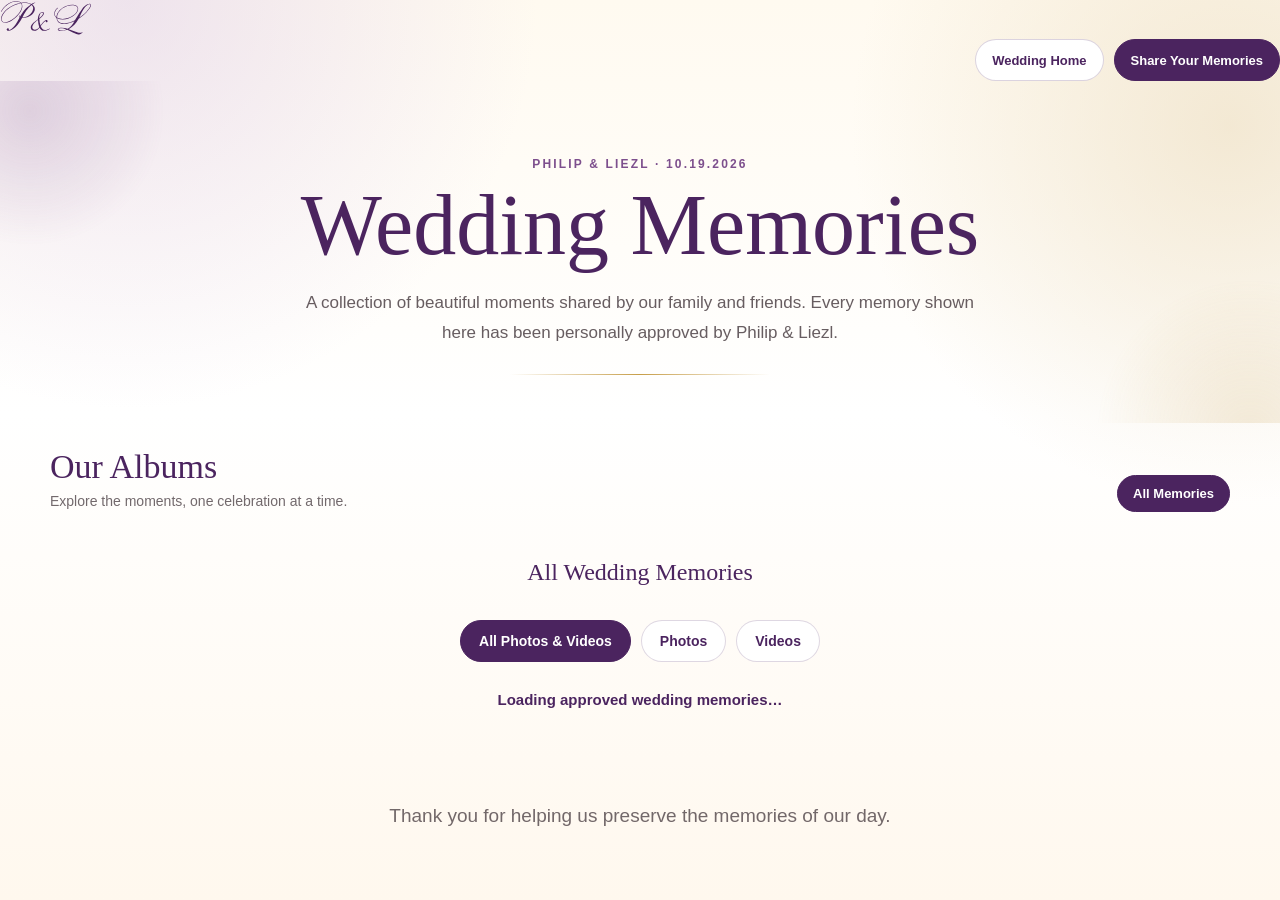
<file: wedding-photo-gallery.html>
<!DOCTYPE html>
<html>
<head>
  <link rel="icon" type="image/svg+xml" href="https://philiprenaire.github.io/Philip-Liezl-Wedding/assets/favicon-pl.svg?v=1">
  <base target="_top">
  <meta name="viewport" content="width=device-width, initial-scale=1">
  <meta name="theme-color" content="#4b245f">
  <style>
    :root {
      --deep-purple: #4b245f;
      --orchid: #7d4f8d;
      --lavender: #d9c6e8;
      --champagne: #efe2c8;
      --gold: #c79e49;
      --text: #3c2f35;
      --cream: #fffaf0;
      --white: #ffffff;
    }

    * { box-sizing: border-box; }

    /* Only enabled after the embedded page confirms the wedding site
       will scroll on its behalf. Keep standalone Apps Script scrolling
       untouched. Touch controls and gallery modal remain interactive. */
    html.wedding-parent-scroll-ready,
    html.wedding-parent-scroll-ready body {
      overflow-y: hidden;
      overscroll-behavior-y: none;
    }

    html.wedding-parent-scroll-ready .hero,
    html.wedding-parent-scroll-ready main {
      touch-action: none;
    }

    body {
      margin: 0;
      min-height: 100vh;
      color: var(--text);
      font-family: Arial, sans-serif;
      background:
        radial-gradient(circle at 10% 0%, rgba(217,198,232,.44), transparent 28%),
        radial-gradient(circle at 96% 14%, rgba(239,226,200,.74), transparent 26%),
        linear-gradient(180deg, #fffaf0 0%, #fff 46%, #fff8ee 100%);
    }

    a { color: inherit; }

    /* The outer wedding site supplies the header, hero, and footer. */
    <? if (typeof isEmbeddedGallery !== 'undefined' && isEmbeddedGallery) { ?>
    .topbar, .hero, .footer { display: none !important; }
    .controls { margin-top: 20px !important; }
    <? } ?>

    .topbar {
      position: sticky;
      top: 0;
      z-index: 20;
      display: flex;
      align-items: center;
      justify-content: space-between;
      gap: 18px;
      min-height: 68px;
      padding: 12px clamp(18px, 4vw, 54px);
      background: rgba(255,250,240,.92);
      border-bottom: 1px solid rgba(199,158,73,.22);
      backdrop-filter: blur(16px);
    }

    .brand {
      display: inline-flex;
      align-items: center;
      text-decoration: none;
      flex: 0 0 auto;
    }

    .brand-logo {
      display: block;
      width: 92px;
      height: auto;
    }

    .top-actions {
      display: flex;
      gap: 10px;
      flex-wrap: wrap;
      justify-content: flex-end;
    }

    .top-link {
      display: inline-flex;
      align-items: center;
      justify-content: center;
      min-height: 42px;
      padding: 10px 16px;
      border-radius: 999px;
      text-decoration: none;
      font-size: 13px;
      font-weight: 700;
    }

    .top-link.primary {
      color: #fff;
      background: var(--deep-purple);
      border: 1px solid var(--deep-purple);
    }

    .top-link.secondary {
      color: var(--deep-purple);
      background: #fff;
      border: 1px solid rgba(75,36,95,.20);
    }

    .hero {
      position: relative;
      overflow: hidden;
      padding: 76px 22px 48px;
      text-align: center;
    }

    .hero::before,
    .hero::after {
      content: "";
      position: absolute;
      border-radius: 50%;
      filter: blur(1px);
      pointer-events: none;
    }

    .hero::before {
      width: 280px;
      height: 280px;
      left: -110px;
      top: -110px;
      background: radial-gradient(circle, rgba(125,79,141,.18), transparent 68%);
    }

    .hero::after {
      width: 320px;
      height: 320px;
      right: -130px;
      bottom: -170px;
      background: radial-gradient(circle, rgba(199,158,73,.18), transparent 68%);
    }

    .eyebrow {
      margin: 0 0 11px;
      color: var(--orchid);
      font-size: 12px;
      font-weight: 800;
      letter-spacing: .18em;
      text-transform: uppercase;
    }

    h1 {
      margin: 0;
      color: var(--deep-purple);
      font-family: Georgia, serif;
      font-size: clamp(48px, 8vw, 86px);
      line-height: 1.02;
      font-weight: 500;
    }

    .hero-copy {
      max-width: 700px;
      margin: 18px auto 0;
      font-size: 17px;
      line-height: 1.75;
      color: rgba(60,47,53,.78);
    }

    .gold-divider {
      width: min(260px, 55vw);
      height: 1px;
      margin: 26px auto 0;
      background: linear-gradient(90deg, transparent, var(--gold), transparent);
    }

    .controls {
      width: min(1180px, calc(100% - 32px));
      margin: 32px auto 26px;
      display: flex;
      justify-content: center;
      gap: 10px;
      flex-wrap: wrap;
    }

    .filter-btn {
      min-height: 42px;
      padding: 10px 18px;
      border: 1px solid rgba(75,36,95,.18);
      border-radius: 999px;
      background: rgba(255,255,255,.90);
      color: var(--deep-purple);
      font: 700 14px/1 Arial, sans-serif;
      cursor: pointer;
      transition: .2s ease;
    }

    .filter-btn.active,
    .filter-btn:hover {
      color: #fff;
      background: var(--deep-purple);
      border-color: var(--deep-purple);
    }

    /* Editorial-style album covers, with wedding-purple and champagne accents. */
    .album-browser {
      width: min(1180px, calc(100% - 28px));
      margin: 24px auto 28px;
    }

    .album-header {
      display: flex;
      align-items: end;
      justify-content: space-between;
      gap: 14px;
      margin-bottom: 17px;
    }

    .album-header h2 {
      margin: 0 0 5px;
      color: var(--deep-purple);
      font: 500 clamp(24px, 4vw, 34px)/1.15 Georgia, serif;
    }

    .album-header p {
      margin: 0;
      color: rgba(60,47,53,.72);
      font-size: 14px;
      line-height: 1.5;
    }

    .album-all {
      flex: 0 0 auto;
      border: 1px solid rgba(125,79,141,.36);
      border-radius: 999px;
      padding: 10px 15px;
      color: var(--deep-purple);
      background: white;
      font: 700 13px Arial, sans-serif;
      cursor: pointer;
    }

    .album-all.is-active {
      color: white;
      background: var(--deep-purple);
      border-color: var(--deep-purple);
    }

    .album-grid {
      display: grid;
      grid-template-columns: repeat(5, minmax(0,1fr));
      gap: 13px;
    }

    .album-card {
      min-width: 0;
      overflow: hidden;
      padding: 0;
      text-align: left;
      border: 1px solid rgba(199,158,73,.27);
      border-radius: 19px;
      background: rgba(255,255,255,.97);
      box-shadow: 0 12px 32px rgba(42,25,48,.10);
      cursor: pointer;
      transition: transform .2s ease, box-shadow .2s ease, border-color .2s ease;
    }

    .album-card:hover, .album-card:focus-visible {
      transform: translateY(-3px);
      box-shadow: 0 18px 42px rgba(42,25,48,.16);
    }

    .album-card.is-active {
      border: 2px solid var(--deep-purple);
      box-shadow: 0 0 0 3px rgba(125,79,141,.14), 0 18px 42px rgba(42,25,48,.12);
    }

    .album-cover {
      position: relative;
      display: grid;
      place-items: center;
      width: 100%;
      aspect-ratio: 1 / 1;
      overflow: hidden;
      background:
        radial-gradient(circle at 25% 20%, rgba(255,255,255,.75),transparent 45%),
        linear-gradient(135deg,#efe2f2,#d9c6e8 52%,#f6ebd5);
    }

    .album-cover img {
      position: absolute;
      inset: 0;
      display: block;
      width: 100%;
      height: 100%;
      object-fit: cover;
    }

    .album-cover::after {
      content: "";
      position: absolute;
      inset: 7px;
      border: 1px solid rgba(255,255,255,.64);
      border-radius: 12px;
      pointer-events: none;
    }

    .album-monogram {
      position: relative;
      color: rgba(75,36,95,.58);
      font: italic 37px Georgia, serif;
    }

    .album-info {
      display: grid;
      gap: 5px;
      padding: 13px 13px 16px;
    }

    .album-name {
      display: block;
      color: var(--deep-purple);
      font: 600 15px/1.25 Georgia, serif;
      overflow-wrap: anywhere;
    }

    .album-count {
      display: block;
      color: rgba(60,47,53,.66);
      font: 12px/1.4 Arial, sans-serif;
    }

    .album-current {
      width: min(1180px, calc(100% - 32px));
      margin: 8px auto 0;
      color: var(--deep-purple);
      font: 500 24px/1.3 Georgia, serif;
      text-align: center;
    }

    @media (max-width: 900px) {
      .album-grid { grid-template-columns: repeat(3,minmax(0,1fr)); }
    }

    @media (max-width: 530px) {
      .album-grid { grid-template-columns: repeat(2,minmax(0,1fr)); gap: 10px; }
      .album-name { font-size: 14px; }
      .album-header { align-items: start; }
      .album-header h2 { font-size: 25px; }
      .album-all { font-size: 12px; padding: 10px; }
    }

    .status {
      width: min(1180px, calc(100% - 32px));
      margin: 0 auto 28px;
      min-height: 26px;
      color: var(--deep-purple);
      text-align: center;
      font-size: 15px;
      font-weight: 700;
      line-height: 1.6;
    }

    .gallery {
      width: min(1180px, calc(100% - 28px));
      margin: 0 auto 28px;
      columns: 3 300px;
      column-gap: 16px;
    }

    .memory-card {
      position: relative;
      display: block;
      width: 100%;
      margin: 0 0 16px;
      break-inside: avoid;
      overflow: hidden;
      border: 1px solid rgba(199,158,73,.24);
      border-radius: 22px;
      background: #fff;
      color: inherit;
      text-decoration: none;
      box-shadow: 0 15px 38px rgba(42,25,48,.10);
      cursor: pointer;
      transform: translateZ(0);
      transition: transform .22s ease, box-shadow .22s ease;
    }

    .memory-card:hover {
      transform: translateY(-3px);
      box-shadow: 0 21px 44px rgba(42,25,48,.15);
    }

    /* Every thumbnail uses a fixed 1:1 visual frame regardless of the
       original photo or video dimensions. Full-size previews stay uncropped. */
    .memory-thumb {
      position: relative;
      display: block;
      width: 100%;
      aspect-ratio: 1 / 1;
      overflow: hidden;
      background: linear-gradient(135deg, #f6eff8, #fff8eb);
    }

    .memory-thumb img {
      position: absolute;
      inset: 0;
      display: block;
      width: 100%;
      height: 100%;
      object-fit: cover;
      object-position: center;
    }

    .memory-meta {
      display: flex;
      justify-content: space-between;
      gap: 12px;
      align-items: center;
      padding: 13px 15px 15px;
    }

    .memory-by {
      color: rgba(60,47,53,.78);
      font-size: 13px;
      line-height: 1.4;
    }

    .memory-kind {
      flex: 0 0 auto;
      padding: 6px 9px;
      border-radius: 999px;
      background: rgba(217,198,232,.35);
      color: var(--deep-purple);
      font-size: 10px;
      font-weight: 800;
      letter-spacing: .10em;
      text-transform: uppercase;
    }

    .play {
      position: absolute;
      inset: 0;
      display: grid;
      place-items: center;
      pointer-events: none;
    }

    .play span {
      display: grid;
      place-items: center;
      width: 58px;
      height: 58px;
      padding-left: 3px;
      border: 1px solid rgba(255,255,255,.58);
      border-radius: 50%;
      background: rgba(75,36,95,.82);
      color: #fff;
      font-size: 23px;
      box-shadow: 0 10px 28px rgba(0,0,0,.18);
      backdrop-filter: blur(10px);
    }

    .empty {
      width: min(720px, calc(100% - 32px));
      margin: 18px auto 28px;
      padding: 38px 28px;
      border: 1px solid rgba(199,158,73,.25);
      border-radius: 28px;
      background: rgba(255,255,255,.92);
      text-align: center;
      box-shadow: 0 20px 55px rgba(42,25,48,.09);
    }

    .empty h2 {
      margin: 0 0 10px;
      color: var(--deep-purple);
      font-family: Georgia, serif;
      font-size: 30px;
      font-weight: 500;
    }

    .empty p {
      margin: 0;
      line-height: 1.7;
    }

    .footer {
      padding: 30px 20px 42px;
      text-align: center;
      color: rgba(60,47,53,.72);
      font-size: 19px;
      line-height: 1.7;
    }

    /* A full album opens in-place rather than jumping to the page gallery. */
    .album-modal {
      position: fixed;
      inset: 0;
      z-index: 90;
      display: none;
      align-items: center;
      justify-content: center;
      padding: 18px;
      background: rgba(24, 14, 31, .82);
      backdrop-filter: blur(10px);
      -webkit-backdrop-filter: blur(10px);
    }

    .album-modal.open { display: flex; }

    .album-modal-panel {
      display: flex;
      flex-direction: column;
      width: min(960px, 100%);
      max-height: min(90vh, 860px);
      min-height: 0;
      overflow: hidden;
      border: 1px solid rgba(199,158,73,.45);
      border-radius: 25px;
      background: #fffaf4;
      box-shadow: 0 30px 90px rgba(0,0,0,.4);
    }

    .album-modal-header {
      display: flex;
      align-items: flex-start;
      justify-content: space-between;
      gap: 14px;
      padding: 23px 26px 17px;
      border-bottom: 1px solid rgba(199,158,73,.22);
      background: linear-gradient(135deg,#fffaf4,#f7f0fc);
    }

    .album-modal-eyebrow {
      margin: 0 0 6px;
      color: var(--orchid);
      font: 700 11px/1.4 Arial,sans-serif;
      letter-spacing: .18em;
      text-transform: uppercase;
    }

    .album-modal-header h2 {
      margin: 0;
      color: var(--deep-purple);
      font: 500 clamp(21px,4vw,31px)/1.22 Georgia,serif;
    }

    .album-modal-count {
      margin: 8px 0 0;
      color: rgba(60,47,53,.65);
      font: 13px/1.45 Arial,sans-serif;
    }

    .album-modal-close {
      flex: 0 0 auto;
      display: grid;
      place-items: center;
      width: 43px;
      height: 43px;
      padding: 0;
      border: 1px solid rgba(75,36,95,.18);
      border-radius: 50%;
      background: #fff;
      color: var(--deep-purple);
      font: 27px/1 Arial,sans-serif;
      cursor: pointer;
    }

    .album-modal-close:focus-visible, .album-tile:focus-visible {
      outline: 3px solid var(--orchid);
      outline-offset: 3px;
    }

    .album-modal-grid {
      flex: 1 1 auto;
      min-height: 0;
      display: grid;
      grid-template-columns: repeat(4,minmax(0,1fr));
      /* Fixed intrinsic row sizing prevents CSS Grid from compressing
         thumbnails into narrow strips when the modal has limited height. */
      grid-auto-rows: max-content;
      align-content: start;
      gap: 13px;
      overflow-y: auto;
      overscroll-behavior: contain;
      -webkit-overflow-scrolling: touch;
      touch-action: pan-y;
      padding: 22px 24px 28px;
    }

    .album-tile {
      display: flex;
      flex-direction: column;
      align-self: start;
      width: 100%;
      height: auto;
      min-width: 0;
      min-height: 0;
      padding: 0;
      border: 1px solid rgba(199,158,73,.25);
      border-radius: 15px;
      overflow: hidden;
      background: #fff;
      color: var(--text);
      text-align: left;
      cursor: pointer;
    }

    .album-tile-image {
      position: relative;
      display: block;
      flex: none;
      width: 100%;
      height: auto;
      aspect-ratio: 1 / 1;
      overflow: hidden;
      background: linear-gradient(135deg,#f6eff8,#fff3df);
    }

    .album-tile-image img {
      position: absolute;
      inset: 0;
      display: block;
      width: 100%;
      height: 100%;
      object-fit: cover;
      object-position: center;
    }

    /* Never leave Safari's broken-image ? symbol visible. Show a branded
       placeholder while Google Drive prepares a thumbnail or if all image
       hosts fail. The original media can still be opened by tapping. */
    .album-tile-image.is-thumbnail-unavailable::after,
    .memory-thumb.is-thumbnail-unavailable::after {
      content: "Preview unavailable";
      position: absolute;
      inset: 0;
      display: grid;
      place-items: center;
      padding: 18px;
      color: rgba(75,36,95,.76);
      background: linear-gradient(145deg, #f8f0fa, #fff5e7);
      font: 600 13px/1.5 Georgia,serif;
      text-align: center;
      pointer-events: none;
    }
    .memory-thumb.is-thumbnail-unavailable .play,
    .album-tile-image.is-thumbnail-unavailable .album-tile-play {
      z-index: 1;
    }

    .album-tile-play {
      position: absolute;
      left: 50%;
      top: 50%;
      display: grid;
      place-items: center;
      width: 47px;
      height: 47px;
      padding-left: 3px;
      border-radius: 50%;
      transform: translate(-50%,-50%);
      background: rgba(75,36,95,.84);
      color: #fff;
      font-size: 21px;
    }

    .album-tile-caption {
      display: flex;
      flex: none;
      align-items: center;
      justify-content: space-between;
      gap: 8px;
      width: 100%;
      min-height: 45px;
      padding: 10px 11px;
      background: #fff;
    }

    .album-tile-uploader {
      min-width: 0;
      color: var(--deep-purple);
      font: 600 12px/1.35 Arial,sans-serif;
      overflow-wrap: anywhere;
    }

    .album-tile-kind {
      display: inline-flex;
      flex: 0 0 auto;
      align-items: center;
      justify-content: center;
      padding: 5px 7px;
      border-radius: 999px;
      background: rgba(217,198,232,.38);
      color: var(--deep-purple);
      font: 700 10px/1 Arial,sans-serif;
      letter-spacing: .04em;
      text-transform: uppercase;
    }

    .album-tile-kind.is-video {
      background: rgba(199,158,73,.18);
      color: #795520;
    }

    .album-modal-empty {
      grid-column: 1 / -1;
      padding: 50px 16px;
      text-align: center;
      color: var(--deep-purple);
      font: 16px/1.7 Georgia,serif;
    }

    /* Apps Script sits inside a tall iframe on the wedding website.
       Align the modal to the currently visible portion of that frame. */
    .album-modal.embedded-window-preview {
      position: absolute;
      inset: auto 0 auto 0;
      top: var(--embed-preview-top,0px);
      height: var(--embed-preview-height,100vh);
    }

    .album-modal.embedded-window-preview .album-modal-panel {
      max-height: calc(var(--embed-preview-height,100vh) - 24px);
    }

    @media (max-width: 760px) {
      .album-modal { padding: 9px; }
      .album-modal-panel { border-radius: 17px; max-height: calc(100dvh - 18px); }
      .album-modal-header { padding: 16px 16px 13px; }
      .album-modal-close { width: 42px; height: 42px; }
      .album-modal-grid { grid-template-columns: repeat(2,minmax(0,1fr));gap: 9px;padding: 13px; }
      .album-tile-caption { padding: 9px; gap: 5px; min-height: 43px; }
      .album-tile-uploader { font-size: 11px; }
      .album-tile-kind { padding: 5px 6px; font-size: 9px; }
    }

    .lightbox {
      position: fixed;
      inset: 0;
      z-index: 100;
      display: none;
      align-items: center;
      justify-content: center;
      padding: 22px;
      background: rgba(20,12,24,.92);
      backdrop-filter: blur(12px);
    }

    .lightbox.open { display: flex; }

    .lightbox-panel {
      position: relative;
      width: min(1080px, 100%);
      max-height: 92vh;
      overflow: hidden;
      border-radius: 24px;
      background: #120e14;
      box-shadow: 0 30px 90px rgba(0,0,0,.44);
    }

    .lightbox-media {
      display: grid;
      place-items: center;
      min-height: 300px;
      max-height: 82vh;
      overflow: hidden;
      background: #120e14;
    }

    .gallery-slide-content {
      grid-area: 1 / 1;
      display: grid;
      place-items: center;
      width: 100%;
      min-width: 0;
      backface-visibility: hidden;
    }

    .lightbox-media img {
      display: block;
      max-width: 100%;
      max-height: 82vh;
      object-fit: contain;
    }

    .video-frame-viewport {
      position: relative;
      width: 100%;
      height: min(74vh, 720px);
      overflow: hidden;
      background: #000;
    }

    .video-frame-viewport iframe {
      position: absolute;
      inset: 0 auto auto 0;
      display: block;
      width: 100%;
      height: 100%;
      border: 0;
      background: #000;
      transform-origin: top left;
    }

    /* When the gallery iframe is taller than the device screen, a regular
       position:fixed lightbox would center itself far off-screen. Align it
       to the visible part of the embedded frame instead. */
    .lightbox.embedded-window-preview {
      position: absolute;
      inset: auto 0 auto 0;
      top: var(--embed-preview-top, 0px);
      height: var(--embed-preview-height, 100vh);
      padding: 10px;
    }

    .lightbox.embedded-window-preview .lightbox-panel {
      max-height: calc(var(--embed-preview-height, 100vh) - 20px);
    }

    .lightbox.embedded-window-preview .lightbox-media {
      min-height: 0;
      max-height: calc(var(--embed-preview-height, 100vh) - 96px);
    }

    .lightbox.embedded-window-preview .lightbox-media img {
      max-height: calc(var(--embed-preview-height, 100vh) - 100px);
    }

    .lightbox.embedded-window-preview .video-frame-viewport {
      height: calc(var(--embed-preview-height, 100vh) - 112px);
      max-height: 780px;
    }

    .lightbox-caption {
      padding: 13px 18px;
      color: rgba(255,255,255,.86);
      background: rgba(18,14,20,.98);
      font-size: 13px;
      text-align: center;
    }

    .close-btn {
      position: absolute;
      top: 12px;
      right: 12px;
      z-index: 4;
      width: 44px;
      height: 44px;
      border: 1px solid rgba(255,255,255,.35);
      border-radius: 50%;
      background: rgba(0,0,0,.58);
      color: #fff;
      font-size: 25px;
      cursor: pointer;
    }

    .lightbox-nav {
      position: absolute;
      top: 50%;
      z-index: 3;
      display: grid;
      place-items: center;
      width: 48px;
      height: 48px;
      padding: 0;
      transform: translateY(-50%);
      border: 1px solid rgba(255,255,255,.55);
      border-radius: 50%;
      background: rgba(75,36,95,.80);
      color: #fff;
      font-size: 34px;
      line-height: 1;
      box-shadow: 0 9px 26px rgba(0,0,0,.24);
      backdrop-filter: blur(8px);
      cursor: pointer;
      opacity: 0;
      pointer-events: none;
      transition: background .2s ease, opacity .24s ease;
    }

    /* Both desktop and mobile arrows fade out after two seconds. */
    .lightbox-panel.nav-visible .lightbox-nav:not([hidden]) {
      opacity: 1;
      pointer-events: auto;
    }

    @media (hover: hover) and (pointer: fine) {
      .lightbox-nav:focus-visible {
        opacity: 1;
        pointer-events: auto;
      }
    }

    .lightbox-nav:hover,
    .lightbox-nav:focus-visible {
      background: rgba(115,69,132,.98);
    }

    .lightbox-nav[hidden] {
      display: none;
    }

    .lightbox-nav-prev { left: 14px; }
    .lightbox-nav-next { right: 14px; }

    /* Allow vertical page gestures, but reserve horizontal swipes for memories. */
    .lightbox-panel { touch-action: pan-y; }

    /* Video iframes swallow the parent's swipe events on mobile.
       Transparent side gesture areas sit above only the edges of videos,
       leaving the centre player and bottom playback controls interactive. */
    .mobile-video-swipe-edge { display: none; }

    @media (hover: none), (pointer: coarse) {
      .lightbox-nav:not([hidden]) {
        /* Even after fading, touching the arrow's position still works. */
        pointer-events: auto;
      }

      .lightbox-panel.video-active .mobile-video-swipe-edge {
        display: block;
        position: absolute;
        top: 58px;
        bottom: 64px;
        width: 23%;
        z-index: 2;
        background: transparent;
        touch-action: pan-y;
      }

      .mobile-video-swipe-edge-left { left: 0; }
      .mobile-video-swipe-edge-right { right: 0; }
    }

    @media (max-width: 680px) {
      .lightbox-nav {
        width: 42px;
        height: 42px;
        font-size: 29px;
      }

      .lightbox-nav-prev { left: 8px; }
      .lightbox-nav-next { right: 8px; }
    }

    @media (max-width: 680px) {
      .topbar {
        position: relative;
        padding: 12px 14px;
      }

      .brand-logo { width: 82px; }

      .top-actions .secondary { display: none; }

      .top-link {
        min-height: 44px;
        padding: 11px 14px;
        font-size: 13px;
      }

      .hero {
        padding: 52px 18px 38px;
      }

      .eyebrow { font-size: 13px; }

      h1 {
        font-size: clamp(47px, 14vw, 65px);
      }

      .hero-copy {
        font-size: 17px;
        line-height: 1.7;
      }

      .controls {
        width: calc(100% - 20px);
        margin-top: 24px;
        margin-bottom: 22px;
      }

      .filter-btn {
        min-height: 46px;
        padding: 12px 18px;
        font-size: 15px;
      }

      .gallery {
        width: calc(100% - 20px);
        columns: 2 150px;
        column-gap: 10px;
      }

      .memory-card {
        margin-bottom: 10px;
        border-radius: 16px;
      }

      .memory-meta {
        padding: 10px 11px 12px;
        align-items: flex-start;
        flex-direction: column;
        gap: 6px;
      }

      .memory-by {
        font-size: 12px;
      }

      .memory-kind {
        font-size: 9px;
      }


      .play span {
        width: 50px;
        height: 50px;
        font-size: 20px;
      }

      .lightbox { padding: 10px; }

      .lightbox-panel {
        border-radius: 18px;
      }

      .lightbox-panel.video-active {
        max-height: calc(100dvh - 16px);
        max-height: calc(100vh - 16px);
      }

      .lightbox-panel.video-active .lightbox-media {
        display: grid;
        min-height: 0;
        max-height: none;
      }

      .video-frame-viewport {
        height: min(76dvh, 800px);
        height: calc(100vh - 115px);
        max-height: 780px;
      }
    }
  </style>
</head>
<body>
  <header class="topbar">
<a class="brand" href="https://philiprenaire.github.io/Philip-Liezl-Wedding/" aria-label="Philip and Liezl wedding home">
      <svg class="brand-logo" xmlns="http://www.w3.org/2000/svg" viewBox="0 0 2565 987" role="img" aria-label="P&amp;L">
        <title>P&amp;L</title>
        <g fill="#4b245f" transform="translate(28 860) scale(1 -1)">
          <path d="M953 785C953 787 951 788 949 788C934 788 869 756 852 747C790 778 738 792 668 792C633 792 598 787 563 781C524 816 479 832 427 832C285 832 113 716 37 599C30 589 0 543 0 532C0 530 2 528 4 528C8 528 16 543 19 548C38 579 58 608 82 635C163 729 294 819 423 819C475 819 508 811 547 777C403 750 291 708 176 614C98 550 2 441 2 334C2 265 46 223 114 223C228 223 348 311 426 387C503 461 595 575 595 688C595 721 587 741 572 770C599 775 626 777 654 777C714 777 780 766 833 735C678 629 618 546 524 386C516 393 512 401 512 412C512 415 513 422 513 427C513 430 512 433 509 433C500 433 498 413 498 408C498 392 507 381 518 371C474 286 429 199 368 125C341 92 277 20 231 20C226 20 215 21 215 29C215 37 220 44 220 52C220 65 207 71 196 71C177 71 157 54 157 34C157 9 184 -1 205 -1C272 -1 360 60 407 104C483 174 536 268 587 356C635 357 684 365 730 380C829 413 943 493 943 609C943 668 916 702 871 736C893 748 914 762 936 774C937 774 953 783 953 785ZM897 633C897 567 845 488 795 448C727 394 681 381 595 371C663 505 730 633 852 724C881 698 897 673 897 633ZM582 690C582 508 294 237 115 237C57 237 17 273 17 333C17 426 110 543 179 598C288 685 419 740 556 766C575 741 582 721 582 690Z"/>
          <path d="M618 60C618 62 617 66 614 66C608 66 590 52 584 49C560 36 518 20 490 20C427 20 386 79 366 132C383 154 473 277 500 277C501 277 506 275 507 275C506 271 505 267 505 263C505 250 517 240 529 240C545 240 557 253 557 269C557 288 543 301 524 301C470 301 394 191 361 150C340 210 328 270 328 333C367 367 453 431 453 486C453 510 436 524 413 524C375 524 341 493 322 463C295 420 290 366 284 317C215 270 88 188 88 93C88 37 131 0 185 0C247 0 294 46 332 89C364 36 395 0 461 0C514 0 546 13 592 39C597 42 618 53 618 60ZM431 487C431 437 362 376 324 352C326 394 330 426 348 464C358 486 381 512 408 512C422 512 431 500 431 487ZM326 103C290 65 258 32 202 32C162 32 131 59 131 100C131 180 230 263 290 303C292 234 307 169 326 103Z" transform="translate(741 0)"/>
          <path d="M1027 712C1027 735 1007 753 985 753C915 753 827 670 786 619C755 581 728 539 702 498C659 431 618 362 578 293C476 246 390 208 276 208C230 208 176 219 139 247C100 276 88 305 81 352C133 328 186 318 243 318C297 318 351 329 402 347C509 384 670 490 670 618C670 701 578 728 510 728C450 728 390 717 334 696C206 647 66 527 63 380C34 409 17 434 17 476C17 531 57 598 101 630C103 632 107 634 107 637C107 639 105 641 103 641C83 641 43 588 33 572C15 542 3 513 3 478C3 425 27 394 65 360C82 233 166 194 285 194C387 194 473 229 565 268C518 181 468 106 381 55C323 70 265 85 205 85C180 85 101 78 101 40C101 8 167 0 189 0C250 0 309 15 367 30C404 11 441 -8 479 -27C526 -50 613 -99 668 -99C704 -99 741 -87 770 -65C775 -61 798 -44 798 -35C798 -32 796 -30 793 -30C789 -31 786 -34 783 -36C764 -49 741 -56 717 -56C687 -56 627 -33 599 -22C535 3 471 26 405 47C533 123 611 211 684 340C763 395 838 450 904 521C941 560 1027 654 1027 712ZM1011 712C1011 658 938 579 905 542C845 475 775 423 702 371C743 458 794 573 854 649C882 684 936 738 985 738C999 738 1011 726 1011 712ZM656 618C656 499 499 399 401 363C348 344 292 332 235 332C184 332 126 347 80 369C80 579 324 714 511 714C571 714 656 693 656 618ZM338 39C284 21 256 16 199 16C183 16 118 18 118 42C118 63 175 70 189 70C234 70 295 54 338 39Z" transform="translate(1482 0)"/>
        </g>
      </svg>
    </a>
    <div class="top-actions">
      <a class="top-link secondary" href="https://philiprenaire.github.io/Philip-Liezl-Wedding/">Wedding Home</a>
      <a class="top-link primary" href="https://philiprenaire.github.io/Philip-Liezl-Wedding/share.html">Share Your Memories</a>
    </div>
  </header>

  <main>
    <section class="hero">
      <p class="eyebrow">Philip &amp; Liezl · 10.19.2026</p>
      <h1>Wedding Memories</h1>
      <p class="hero-copy">A collection of beautiful moments shared by our family and friends. Every memory shown here has been personally approved by Philip &amp; Liezl.</p>
      <div class="gold-divider"></div>
    </section>

    <section class="album-browser" aria-label="Wedding photo albums">
      <div class="album-header">
        <div>
          <h2>Our Albums</h2>
          <p>Explore the moments, one celebration at a time.</p>
        </div>
        <button type="button" id="viewAllAlbums" class="album-all is-active" aria-pressed="true">All Memories</button>
      </div>
      <div id="albumGrid" class="album-grid"></div>
    </section>

    <h2 id="galleryAlbumTitle" class="album-current">All Wedding Memories</h2>
    <div class="controls" aria-label="Photo and video filters">
      <button class="filter-btn active" type="button" data-filter="all">All Photos &amp; Videos</button>
      <button class="filter-btn" type="button" data-filter="photo">Photos</button>
      <button class="filter-btn" type="button" data-filter="video">Videos</button>
    </div>

    <div id="galleryStatus" class="status">Loading approved wedding memories…</div>
    <section id="gallery" class="gallery" aria-live="polite"></section>

    <section id="emptyState" class="empty" hidden>
      <h2>More memories are coming soon.</h2>
      <p>Approved photos and videos will appear here as they are shared with us.</p>
    </section>
  </main>

  <footer class="footer">
    Thank you for helping us preserve the memories of our day.
  </footer>

  <div id="albumModal" class="album-modal" role="dialog" aria-modal="true" aria-labelledby="albumModalTitle">
    <div class="album-modal-panel">
      <div class="album-modal-header">
        <div>
          <p class="album-modal-eyebrow">Philip &amp; Liezl · Wedding Memories</p>
          <h2 id="albumModalTitle">Our Album</h2>
          <p id="albumModalCount" class="album-modal-count"></p>
        </div>
        <button id="closeAlbumModal" class="album-modal-close" type="button" aria-label="Close album">×</button>
      </div>
      <div id="albumModalGrid" class="album-modal-grid"></div>
    </div>
  </div>

  <div id="lightbox" class="lightbox" role="dialog" aria-modal="true" aria-label="Wedding memory preview">
    <div class="lightbox-panel">
      <button id="closeLightbox" class="close-btn" type="button" aria-label="Close preview">×</button>
      <button id="lightboxPrev" class="lightbox-nav lightbox-nav-prev" type="button" aria-label="Previous memory" hidden>‹</button>
      <button id="lightboxNext" class="lightbox-nav lightbox-nav-next" type="button" aria-label="Next memory" hidden>›</button>
      <div id="lightboxMedia" class="lightbox-media"></div>
      <div class="mobile-video-swipe-edge mobile-video-swipe-edge-left" aria-hidden="true"></div>
      <div class="mobile-video-swipe-edge mobile-video-swipe-edge-right" aria-hidden="true"></div>
      <div id="lightboxCaption" class="lightbox-caption"></div>
    </div>
  </div>

  <script>
    const gallery = document.getElementById('gallery');
    const galleryStatus = document.getElementById('galleryStatus');
    const emptyState = document.getElementById('emptyState');
    const filterButtons = Array.from(document.querySelectorAll('.filter-btn'));
    const albumGrid = document.getElementById('albumGrid');
    const albumTitle = document.getElementById('galleryAlbumTitle');
    const viewAllAlbums = document.getElementById('viewAllAlbums');
    const albumModal = document.getElementById('albumModal');
    const albumModalTitle = document.getElementById('albumModalTitle');
    const albumModalCount = document.getElementById('albumModalCount');
    const albumModalGrid = document.getElementById('albumModalGrid');
    const closeAlbumButton = document.getElementById('closeAlbumModal');
    let albumTrigger = null;
    let selectedAlbumTile = null;
    let returnToAlbum = false;
    const ALBUMS = [
      'Wedding Day-Ceremony',
      'Wedding Day-Reception',
      'Prenup',
      'Bridal Shower',
      'E&S Photobooth'
    ];
    let activeAlbum = '';
    const lightbox = document.getElementById('lightbox');
    const lightboxMedia = document.getElementById('lightboxMedia');
    const lightboxCaption = document.getElementById('lightboxCaption');
    const closeLightbox = document.getElementById('closeLightbox');
    const lightboxPrev = document.getElementById('lightboxPrev');
    const lightboxNext = document.getElementById('lightboxNext');
    const lightboxPanel = lightbox.querySelector('.lightbox-panel');

    // The parent website tells us which portion of this tall embedded page
    // is actually on-screen, so previews stay visible without navigation.
    window.addEventListener('message', event => {
      if (event.origin !== 'https://philiprenaire.github.io') return;
      const data = event.data || {};
      if (data.type !== 'wedding-gallery-preview-viewport') return;
      const top = Number(data.top);
      const height = Number(data.height);
      if (!Number.isFinite(top) || top < 0 || top > 250000 ||
          !Number.isFinite(height) || height < 200 || height > 3000) return;
      [lightbox, albumModal].forEach(modal => {
        modal.classList.add('embedded-window-preview');
        modal.style.setProperty('--embed-preview-top', Math.round(top) + 'px');
        modal.style.setProperty('--embed-preview-height', Math.round(height) + 'px');
      });
      if (lightbox.classList.contains('open')) resizeVideoPlayer();
    });

    // Large Drive thumbnail requests can be blocked, expire, or exhaust
    // iPhone Safari's image resources. Try smaller, public URLs and a
    // second Google image host before displaying a graceful placeholder.
    // Keep Drive IDs validated and encode them before constructing URLs.
    function createGalleryThumbnail(item, container, alt, eager) {
      const img = document.createElement('img');
      img.alt = alt || '';
      img.loading = eager ? 'eager' : 'lazy';
      img.decoding = 'async';
      img.referrerPolicy = 'no-referrer';

      const id = String(item && item.fileId || '').trim();
      const urls = [];
      if (/^[A-Za-z0-9_-]{10,}$/.test(id)) {
        const encodedId = encodeURIComponent(id);
        const fastGoogleImage = 'https://lh3.googleusercontent.com/d/' + encodedId + '=w640';
        const driveThumbnail = 'https://drive.google.com/thumbnail?id=' + encodedId + '&sz=w640';
        // Drive's own thumbnail service is more likely to generate a still
        // for video files; the Google image host is preferable for photos.
        if (item.kind === 'video') urls.push(driveThumbnail, fastGoogleImage);
        else urls.push(fastGoogleImage, driveThumbnail);
      }
      if (item.thumbnailUrl && !urls.includes(item.thumbnailUrl)) {
        urls.push(item.thumbnailUrl);
      }

      let current = 0;
      function loadNextSource() {
        if (current >= urls.length) {
          img.remove();
          if (container) container.classList.add('is-thumbnail-unavailable');
          return;
        }
        img.src = urls[current++];
      }

      // Do not expose a broken-image icon between attempts on iOS.
      img.style.visibility = 'hidden';
      img.addEventListener('load', () => {
        if (img.naturalWidth > 0) {
          img.style.visibility = '';
          if (container) container.classList.remove('is-thumbnail-unavailable');
        } else {
          loadNextSource();
        }
      });
      img.addEventListener('error', loadNextSource);
      loadNextSource();
      return img;
    }

    let allItems = [];
    let activeFilter = 'all';
    let lightboxItems = [];
    let currentItemIndex = -1;

    google.script.run
      .withSuccessHandler(items => {
        allItems = Array.isArray(items) ? items : [];
        galleryStatus.textContent = '';
        renderAlbums();
        renderGallery();
      })
      .withFailureHandler(error => {
        galleryStatus.textContent = 'We could not load the gallery right now. Please refresh and try again.';
        console.error(error);
      })
      .getPublicGallery();

    filterButtons.forEach(button => {
      button.addEventListener('click', () => {
        activeFilter = button.dataset.filter;
        filterButtons.forEach(item => item.classList.toggle('active', item === button));
        renderGallery();
      });
    });

    function selectAlbum(album) {
      activeAlbum = ALBUMS.includes(album) ? album : '';
      activeFilter = 'all';
      filterButtons.forEach(button => button.classList.toggle('active', button.dataset.filter === 'all'));
      renderAlbums();
      renderGallery();
      const albumHeading = document.getElementById('galleryAlbumTitle');
      if (window.__weddingIOSSafariBridgeActive) {
        // scrollIntoView inside an iOS iframe can move the hidden inner
        // viewport instead of the visible wedding webpage.
        const offset = Math.max(0, albumHeading.getBoundingClientRect().top + window.scrollY - 18);
        window.top.postMessage({
          type: 'wedding-gallery-scroll-to', page: 'gallery', offset
        }, 'https://philiprenaire.github.io');
      } else {
        albumHeading.scrollIntoView({ behavior: 'smooth', block: 'start' });
      }
    }

    viewAllAlbums.addEventListener('click', () => selectAlbum(''));

    function renderAlbums() {
      albumGrid.replaceChildren();
      viewAllAlbums.classList.toggle('is-active', !activeAlbum);
      viewAllAlbums.setAttribute('aria-pressed', String(!activeAlbum));
      albumTitle.textContent = activeAlbum || 'All Wedding Memories';

      ALBUMS.forEach((name, index) => {
        const items = allItems.filter(item => item.album === name);
        const card = document.createElement('button');
        card.type = 'button';
        card.className = 'album-card' + (activeAlbum === name ? ' is-active' : '');
        card.setAttribute('aria-haspopup', 'dialog');
        card.setAttribute('aria-label', 'Open ' + name + ' album, ' + items.length + ' memories');

        const cover = document.createElement('span');
        cover.className = 'album-cover';
        const monogram = document.createElement('span');
        monogram.className = 'album-monogram';
        monogram.textContent = 'P & L';
        cover.appendChild(monogram);

        if (items.length) {
          const photo = createGalleryThumbnail(items[0], cover, '', true);
          cover.appendChild(photo);
        }

        const info = document.createElement('span');
        info.className = 'album-info';
        const title = document.createElement('strong');
        title.className = 'album-name';
        title.textContent = name;
        const count = document.createElement('span');
        count.className = 'album-count';
        count.textContent = items.length ? items.length + (items.length === 1 ? ' memory' : ' memories') : 'Coming soon';
        info.append(title, count);
        card.append(cover, info);
        card.addEventListener('click', () => openAlbumModal(name, card));
        albumGrid.appendChild(card);
      });
    }

    function notifyAlbumPreview(open) {
      if (window.top === window) return;
      window.top.postMessage({
        type: open ? 'wedding-gallery-preview-open' : 'wedding-gallery-preview-close',
        page: 'gallery'
      }, 'https://philiprenaire.github.io');
    }

    function openAlbumModal(name, trigger) {
      if (!ALBUMS.includes(name)) return;
      albumTrigger = trigger;
      selectedAlbumTile = null;
      returnToAlbum = false;
      const albumItems = allItems.filter(item => item.album === name);
      albumModalTitle.textContent = name;
      albumModalCount.textContent = albumItems.length +
        (albumItems.length === 1 ? ' memory' : ' memories');
      albumModalGrid.replaceChildren();
      albumModalGrid.scrollTop = 0;

      if (!albumItems.length) {
        const empty = document.createElement('p');
        empty.className = 'album-modal-empty';
        empty.textContent = 'Approved photos and videos for this album are coming soon.';
        albumModalGrid.appendChild(empty);
      }

      albumItems.forEach(item => {
        const tile = document.createElement('button');
        tile.type = 'button';
        tile.className = 'album-tile';
        tile.setAttribute('aria-label', 'View ' + item.kind + ' shared by ' + item.guestName);

        const imageArea = document.createElement('span');
        imageArea.className = 'album-tile-image';
        // Fetch a visible album's first few previews immediately; defer
        // the remaining thumbnails until they approach the scroll viewport.
        const photo = createGalleryThumbnail(
          item, imageArea, '', albumItems.indexOf(item) < 8
        );
        imageArea.appendChild(photo);
        if (item.kind === 'video') {
          const play = document.createElement('span');
          play.className = 'album-tile-play';
          play.setAttribute('aria-hidden', 'true');
          play.textContent = '▶';
          imageArea.appendChild(play);
        }

        const caption = document.createElement('span');
        caption.className = 'album-tile-caption';

        const uploader = document.createElement('span');
        uploader.className = 'album-tile-uploader';
        uploader.textContent = item.guestName || 'Wedding Guest';
        uploader.title = 'Shared by ' + uploader.textContent;

        const mediaLabel = document.createElement('span');
        mediaLabel.className = 'album-tile-kind' +
          (item.kind === 'video' ? ' is-video' : '');
        mediaLabel.textContent = item.kind === 'video' ? 'Video' : 'Photo';

        caption.append(uploader, mediaLabel);
        tile.append(imageArea, caption);
        tile.addEventListener('click', () => {
          selectedAlbumTile = tile;
          returnToAlbum = true;
          // Keep the full album as the source for prev/next navigation.
          lightboxItems = albumItems;
          albumModal.classList.remove('open');
          openItem(item);
          closeLightbox.focus({ preventScroll: true });
        });
        albumModalGrid.appendChild(tile);
      });

      albumModal.classList.add('open');
      document.body.style.overflow = 'hidden';
      notifyAlbumPreview(true);
      closeAlbumButton.focus({ preventScroll: true });
    }

    function closeAlbumModal() {
      albumModal.classList.remove('open', 'embedded-window-preview');
      albumModal.style.removeProperty('--embed-preview-top');
      albumModal.style.removeProperty('--embed-preview-height');
      returnToAlbum = false;
      document.body.style.overflow = '';
      notifyAlbumPreview(false);
      if (albumTrigger && albumTrigger.isConnected) albumTrigger.focus({ preventScroll: true });
      albumTrigger = null;
      selectedAlbumTile = null;
    }

    closeAlbumButton.addEventListener('click', closeAlbumModal);
    albumModal.addEventListener('click', event => {
      if (event.target === albumModal) closeAlbumModal();
    });

    function renderGallery() {
      const albumItems = activeAlbum
        ? allItems.filter(item => item.album === activeAlbum)
        : allItems;
      const visibleItems = activeFilter === 'all'
        ? albumItems
        : albumItems.filter(item => item.kind === activeFilter);

      // Navigate within whichever filter the guest is currently viewing.
      lightboxItems = visibleItems;
      gallery.innerHTML = '';

      if (!visibleItems.length) {
        emptyState.hidden = false;
        if (activeAlbum && activeFilter === 'all') {
          emptyState.querySelector('h2').textContent = 'More memories are coming soon.';
          emptyState.querySelector('p').textContent = 'Approved photos and videos for ' + activeAlbum + ' will appear here.';
        } else if (albumItems.length && activeFilter !== 'all') {
          emptyState.querySelector('h2').textContent =
            activeFilter === 'photo' ? 'No approved photos yet.' : 'No approved videos yet.';
          emptyState.querySelector('p').textContent = 'Try another filter or check back again soon.';
        } else {
          emptyState.querySelector('h2').textContent = 'More memories are coming soon.';
          emptyState.querySelector('p').textContent = 'Approved photos and videos will appear here as they are shared with us.';
        }
        return;
      }

      emptyState.hidden = true;

      visibleItems.forEach(item => {
        const card = document.createElement('article');
        card.className = 'memory-card';
        card.tabIndex = 0;
        card.setAttribute('role', 'button');
        card.setAttribute('aria-label', 'Open ' + item.kind + ' shared by ' + item.guestName);

        const thumbnail = document.createElement('div');
        thumbnail.className = 'memory-thumb';
        const image = createGalleryThumbnail(
          item, thumbnail, 'Wedding memory shared by ' + item.guestName,
          visibleItems.indexOf(item) < 6
        );

        const meta = document.createElement('div');
        meta.className = 'memory-meta';

        const by = document.createElement('span');
        by.className = 'memory-by';
        by.textContent = 'Shared by ' + item.guestName;

        const kind = document.createElement('span');
        kind.className = 'memory-kind';
        kind.textContent = item.kind === 'video' ? 'Video' : 'Photo';

        meta.append(by, kind);

        thumbnail.appendChild(image);
        if (item.kind === 'video') {
          const play = document.createElement('div');
          play.className = 'play';
          play.innerHTML = '<span>▶</span>';
          thumbnail.appendChild(play);
        }

        card.append(thumbnail, meta);

        const open = () => openItem(item);
        card.addEventListener('click', open);
        card.addEventListener('keydown', event => {
          if (event.key === 'Enter' || event.key === ' ') {
            event.preventDefault();
            open();
          }
        });

        gallery.appendChild(card);
      });
    }

    function resizeVideoPlayer() {
      const viewport = lightboxMedia.querySelector('.gallery-slide-content:last-child .video-frame-viewport');
      const iframe = viewport && viewport.querySelector('iframe');
      if (!viewport || !iframe) return;

      // Google Drive's embedded controls became oversized on mobile.
      // Give its player a 960px desktop-sized viewport, then shrink the
      // entire iframe (including its controls) to the actual mobile width.
      if (window.matchMedia('(max-width: 860px), (pointer: coarse)').matches) {
        const desktopWidth = 960;
        const scale = viewport.clientWidth / desktopWidth;
        if (!scale) return;
        iframe.style.width = desktopWidth + 'px';
        iframe.style.height = Math.ceil(viewport.clientHeight / scale) + 'px';
        iframe.style.transform = 'scale(' + scale + ')';
      } else {
        iframe.style.width = '100%';
        iframe.style.height = '100%';
        iframe.style.transform = 'none';
      }
    }

    let slideAnimations = [];
    let slideVersion = 0;

    function cancelSlide() {
      slideVersion++;
      slideAnimations.forEach(animation => animation.cancel());
      slideAnimations = [];
      const slides = lightboxMedia.querySelectorAll('.gallery-slide-content');
      slides.forEach((slide, index) => {
        if (index < slides.length - 1) slide.remove();
      });
    }

    function openItem(item, direction = 0) {
      cancelSlide();
      const previous = lightboxMedia.querySelector('.gallery-slide-content');
      const isSwitching = lightbox.classList.contains('open') && direction !== 0;
      currentItemIndex = lightboxItems.indexOf(item);
      const hasMultipleItems = lightboxItems.length > 1;
      lightboxPrev.hidden = !hasMultipleItems;
      lightboxNext.hidden = !hasMultipleItems;
      const slide = document.createElement('div');
      slide.className = 'gallery-slide-content';
      const panel = lightbox.querySelector('.lightbox-panel');
      panel.classList.toggle('video-active', item.kind === 'video');

      if (item.kind === 'video') {
        // Embed the public preview instead of sending visitors to a Drive
        // /view page, which may open the Drive app or request account login.
        const viewport = document.createElement('div');
        viewport.className = 'video-frame-viewport';
        const iframe = document.createElement('iframe');
        iframe.src = item.previewUrl;
        iframe.allow = 'autoplay; fullscreen; picture-in-picture';
        iframe.allowFullscreen = true;
        iframe.title = 'Wedding video shared by ' + item.guestName;
        viewport.appendChild(iframe);
        slide.appendChild(viewport);
      } else {
        const image = document.createElement('img');
        image.src = item.previewUrl;
        image.alt = 'Wedding memory shared by ' + item.guestName;
        image.draggable = false;
        slide.appendChild(image);
      }

      const shouldAnimate = isSwitching && previous && slide.animate &&
        window.matchMedia('(max-width: 860px), (pointer: coarse)').matches &&
        !window.matchMedia('(prefers-reduced-motion: reduce)').matches;

      if (shouldAnimate) {
        lightboxMedia.appendChild(slide);
        const distance = direction > 0 ? 100 : -100;
        const options = { duration: 320, easing: 'cubic-bezier(.22, .8, .26, 1)', fill: 'forwards' };
        const outgoing = previous.animate([
          { transform: 'translateX(0)' },
          { transform: 'translateX(' + (-distance) + '%)' }
        ], options);
        const incoming = slide.animate([
          { transform: 'translateX(' + distance + '%)' },
          { transform: 'translateX(0)' }
        ], options);
        slideAnimations = [outgoing, incoming];
        const version = slideVersion;
        Promise.all(slideAnimations.map(animation => animation.finished.catch(() => {})))
          .then(() => {
            if (version !== slideVersion) return;
            previous.remove();
            incoming.cancel();
            slideAnimations = [];
          });
      } else {
        lightboxMedia.replaceChildren(slide);
      }

      lightboxCaption.textContent = 'Shared by ' + item.guestName;
      lightbox.classList.add('open');
      document.body.style.overflow = 'hidden';
      if (window.top !== window) {
        window.top.postMessage({
          type: 'wedding-gallery-preview-open', page: 'gallery'
        }, 'https://philiprenaire.github.io');
      }
      resizeVideoPlayer();
      revealNavigation();
    }

    function closePreview() {
      cancelSlide();
      lightbox.classList.remove('open');
      lightboxMedia.innerHTML = '';
      lightbox.querySelector('.lightbox-panel').classList.remove('video-active', 'nav-visible');
      clearTimeout(navHideTimer);
      lightbox.classList.remove('embedded-window-preview');
      lightbox.style.removeProperty('--embed-preview-top');
      lightbox.style.removeProperty('--embed-preview-height');
      currentItemIndex = -1;

      if (returnToAlbum) {
        returnToAlbum = false;
        albumModal.classList.add('open');
        document.body.style.overflow = 'hidden';
        notifyAlbumPreview(true);
        if (selectedAlbumTile && selectedAlbumTile.isConnected) {
          selectedAlbumTile.focus({ preventScroll: true });
        } else {
          closeAlbumButton.focus({ preventScroll: true });
        }
      } else {
        document.body.style.overflow = '';
        notifyAlbumPreview(false);
      }
    }

    function navigatePreview(direction) {
      if (!lightbox.classList.contains('open') || lightboxItems.length < 2) return;
      const nextIndex = (currentItemIndex + direction + lightboxItems.length) % lightboxItems.length;
      // Replacing the video iframe also stops playback of the previous clip.
      openItem(lightboxItems[nextIndex], direction);
    }

    window.addEventListener('resize', resizeVideoPlayer);

    let navHideTimer;

    function revealNavigation() {
      clearTimeout(navHideTimer);
      if (!lightbox.classList.contains('open') || lightboxItems.length < 2) return;
      lightboxPanel.classList.add('nav-visible');
      navHideTimer = setTimeout(() => {
        lightboxPanel.classList.remove('nav-visible');
      }, 2000);
    }

    lightboxPanel.addEventListener('pointermove', event => {
      if (event.pointerType !== 'mouse' || !lightbox.classList.contains('open')) return;
      if (!window.matchMedia('(hover: hover) and (pointer: fine)').matches) return;
      revealNavigation();
    });

    lightboxPanel.addEventListener('pointerleave', () => {
      if (!window.matchMedia('(hover: hover) and (pointer: fine)').matches) return;
      clearTimeout(navHideTimer);
      lightboxPanel.classList.remove('nav-visible');
    });

    closeLightbox.addEventListener('click', closePreview);
    lightboxPrev.addEventListener('click', () => navigatePreview(-1));
    lightboxNext.addEventListener('click', () => navigatePreview(1));

    lightbox.addEventListener('click', event => {
      if (event.target === lightbox) closePreview();
    });

    document.addEventListener('keydown', event => {
      if (lightbox.classList.contains('open')) {
        if (event.key === 'Escape') {
          closePreview();
        } else if (event.key === 'ArrowLeft' || event.key === 'ArrowRight') {
          event.preventDefault();
          navigatePreview(event.key === 'ArrowLeft' ? -1 : 1);
        }
        return;
      }
      if (!albumModal.classList.contains('open')) return;
      if (event.key === 'Escape') {
        closeAlbumModal();
      } else if (event.key === 'Tab') {
        // Keep keyboard focus within the open album until it's closed.
        const controls = [closeAlbumButton, ...albumModalGrid.querySelectorAll('button')];
        const current = controls.indexOf(document.activeElement);
        if (event.shiftKey && current <= 0) {
          event.preventDefault();
          controls[controls.length - 1].focus();
        } else if (!event.shiftKey && current === controls.length - 1) {
          event.preventDefault();
          controls[0].focus();
        }
      }
    });

    // Use both touch and pointer gestures for broader iOS/Android support.
    // The video-edge strips let these events reach us around Drive's iframe.
    let gestureStart = null;
    let pointerGestureStart = null;
    let lastSwipeAt = 0;

    function finishSwipe(deltaX, deltaY) {
      if (Math.abs(deltaX) < 45 || Math.abs(deltaX) < Math.abs(deltaY) * 1.25) return;
      const now = Date.now();
      if (now - lastSwipeAt < 350) return; // Deduplicate pointerup + touchend.
      lastSwipeAt = now;
      navigatePreview(deltaX < 0 ? 1 : -1);
    }

    lightboxPanel.addEventListener('touchstart', event => {
      revealNavigation();
      gestureStart = null;
      if (event.touches.length !== 1 || event.target.closest('button')) return;
      const touch = event.touches[0];
      gestureStart = { x: touch.clientX, y: touch.clientY };
    }, { passive: true });

    lightboxPanel.addEventListener('touchend', event => {
      if (!gestureStart || event.changedTouches.length !== 1) return;
      const touch = event.changedTouches[0];
      finishSwipe(touch.clientX - gestureStart.x, touch.clientY - gestureStart.y);
      gestureStart = null;
    }, { passive: true });

    lightboxPanel.addEventListener('touchcancel', () => {
      gestureStart = null;
    }, { passive: true });

    lightboxPanel.addEventListener('pointerdown', event => {
      if (event.pointerType !== 'touch' || event.target.closest('button')) return;
      pointerGestureStart = { x: event.clientX, y: event.clientY };
    });

    lightboxPanel.addEventListener('pointerup', event => {
      if (event.pointerType !== 'touch' || !pointerGestureStart) return;
      finishSwipe(event.clientX - pointerGestureStart.x, event.clientY - pointerGestureStart.y);
      pointerGestureStart = null;
    });

    lightboxPanel.addEventListener('pointercancel', () => {
      pointerGestureStart = null;
    });


    // Forward vertical touch movements to the wedding webpage only when
    // this gallery is embedded there. The handshake ensures a gallery opened
    // on its own retains native Safari scrolling. Horizontal photo swipes,
    // tap controls, album selection, and lightbox gestures stay intact.
    (function bridgeIOSSafariScrolling() {
      const isIOS = /iPad|iPhone|iPod/.test(navigator.userAgent) ||
        (navigator.platform === 'MacIntel' && navigator.maxTouchPoints > 1);
      if (!isIOS || window.top === window) return;

      const weddingOrigin = 'https://philiprenaire.github.io';
      let enabled = false;
      let gesture = null;
      let lastAnnouncement = 0;

      window.addEventListener('message', event => {
        if (event.origin !== weddingOrigin) return;
        const data = event.data || {};
        if (data.type !== 'wedding-embed-scroll-ready' || data.page !== 'gallery') return;
        enabled = true;
        window.__weddingIOSSafariBridgeActive = true;
        document.documentElement.classList.add('wedding-parent-scroll-ready');
      });

      // Apps Script may load inside a second sandboxed iframe. Repeat the
      // handshake until its nested frame can reach the GitHub parent page.
      function announce() {
        if (enabled) return;
        const now = Date.now();
        if (now - lastAnnouncement < 400) return;
        lastAnnouncement = now;
        window.top.postMessage({
          type: 'wedding-embed-scroll-hello', page: 'gallery'
        }, weddingOrigin);
      }

      announce();
      window.addEventListener('pageshow', announce);
      window.addEventListener('load', announce);
      const timer = setInterval(() => {
        if (enabled) clearInterval(timer);
        else announce();
      }, 1300);
      setTimeout(() => clearInterval(timer), 20000);

      // Attach listeners to body, not document: iOS WebKit has historically
      // missed some touch events on document inside deeply nested iframes.
      document.body.addEventListener('touchstart', event => {
        gesture = null;
        if (!enabled) { announce(); return; }
        if (lightbox.classList.contains('open') || albumModal.classList.contains('open')) return;
        if (event.touches.length !== 1) return;
        if (event.target.closest('input, textarea, select, [contenteditable="true"]')) return;
        const touch = event.touches[0];
        gesture = {
          x: touch.clientX, y: touch.clientY, lastY: touch.clientY,
          active: false
        };
      }, { passive: true });

      document.body.addEventListener('touchmove', event => {
        if (!enabled || !gesture || event.touches.length !== 1) return;
        if (lightbox.classList.contains('open') || albumModal.classList.contains('open')) return;
        const touch = event.touches[0];
        const distanceY = touch.clientY - gesture.y;
        const distanceX = touch.clientX - gesture.x;
        if (!gesture.active) {
          // Claim the vertical swipe from the first meaningful movement,
          // before Safari decides to scroll the inner frame instead.
          if (Math.abs(distanceY) < 2 ||
              Math.abs(distanceX) > Math.abs(distanceY) * 1.2) return;
          gesture.active = true;
        }

        if (event.cancelable) event.preventDefault();
        const deltaY = gesture.lastY - touch.clientY;
        gesture.lastY = touch.clientY;
        if (Math.abs(deltaY) < 0.5) return;
        window.top.postMessage({
          type: 'wedding-embed-scroll-delta',
          page: 'gallery', deltaY: Math.max(-150, Math.min(150, deltaY))
        }, weddingOrigin);
      }, { passive: false });

      document.body.addEventListener('touchend', () => { gesture = null; }, { passive: true });
      document.body.addEventListener('touchcancel', () => { gesture = null; }, { passive: true });
    })();

    // In iOS Safari, scrolling a cross-origin iframe can get stuck. Let the
    // wedding website scroll as a single document by telling it the actual
    // gallery height after album changes and image loads.
    (function reportDynamicGalleryHeight() {
      let scheduled = false;
      let lastHeight = 0;
      const main = document.querySelector('main');
      const footer = document.querySelector('.footer');

      function publishHeight() {
        scheduled = false;
        // Do not use body.scrollHeight: it includes min-height:100vh, which
        // can grow with the iframe and create an endless resize loop.
        const lastVisibleSection = footer &&
          getComputedStyle(footer).display !== 'none' ? footer : main;
        if (!lastVisibleSection) return;

        const height = Math.ceil(
          lastVisibleSection.getBoundingClientRect().bottom + window.scrollY + 20
        );
        if (!Number.isFinite(height) || height < 200) return;
        if (Math.abs(height - lastHeight) < 2) return;
        lastHeight = height;

        const message = { type: 'wedding-gallery-height', height: height };
        if (window.parent !== window) window.parent.postMessage(message, '*');
        if (window.top !== window.parent && window.top !== window) {
          window.top.postMessage(message, '*');
        }
      }

      function scheduleHeight() {
        if (scheduled) return;
        scheduled = true;
        requestAnimationFrame(publishHeight);
      }

      window.addEventListener('load', scheduleHeight);
      window.addEventListener('resize', scheduleHeight);
      window.addEventListener('orientationchange', scheduleHeight);
      window.addEventListener('pageshow', scheduleHeight);
      document.addEventListener('load', event => {
        if (event.target && event.target.tagName === 'IMG') scheduleHeight();
      }, true);

      if (typeof ResizeObserver !== 'undefined') {
        const observer = new ResizeObserver(scheduleHeight);
        if (main) observer.observe(main);
        if (footer) observer.observe(footer);
      }

      if (typeof MutationObserver !== 'undefined' && main) {
        new MutationObserver(scheduleHeight).observe(main, {
          subtree: true,
          childList: true,
          characterData: true
        });
      }

      if (document.fonts && document.fonts.ready) {
        document.fonts.ready.then(scheduleHeight);
      }

      scheduleHeight();
      setTimeout(scheduleHeight, 250);
      setTimeout(scheduleHeight, 1200);
    })();
  </script>
</body>
</html>
</file>
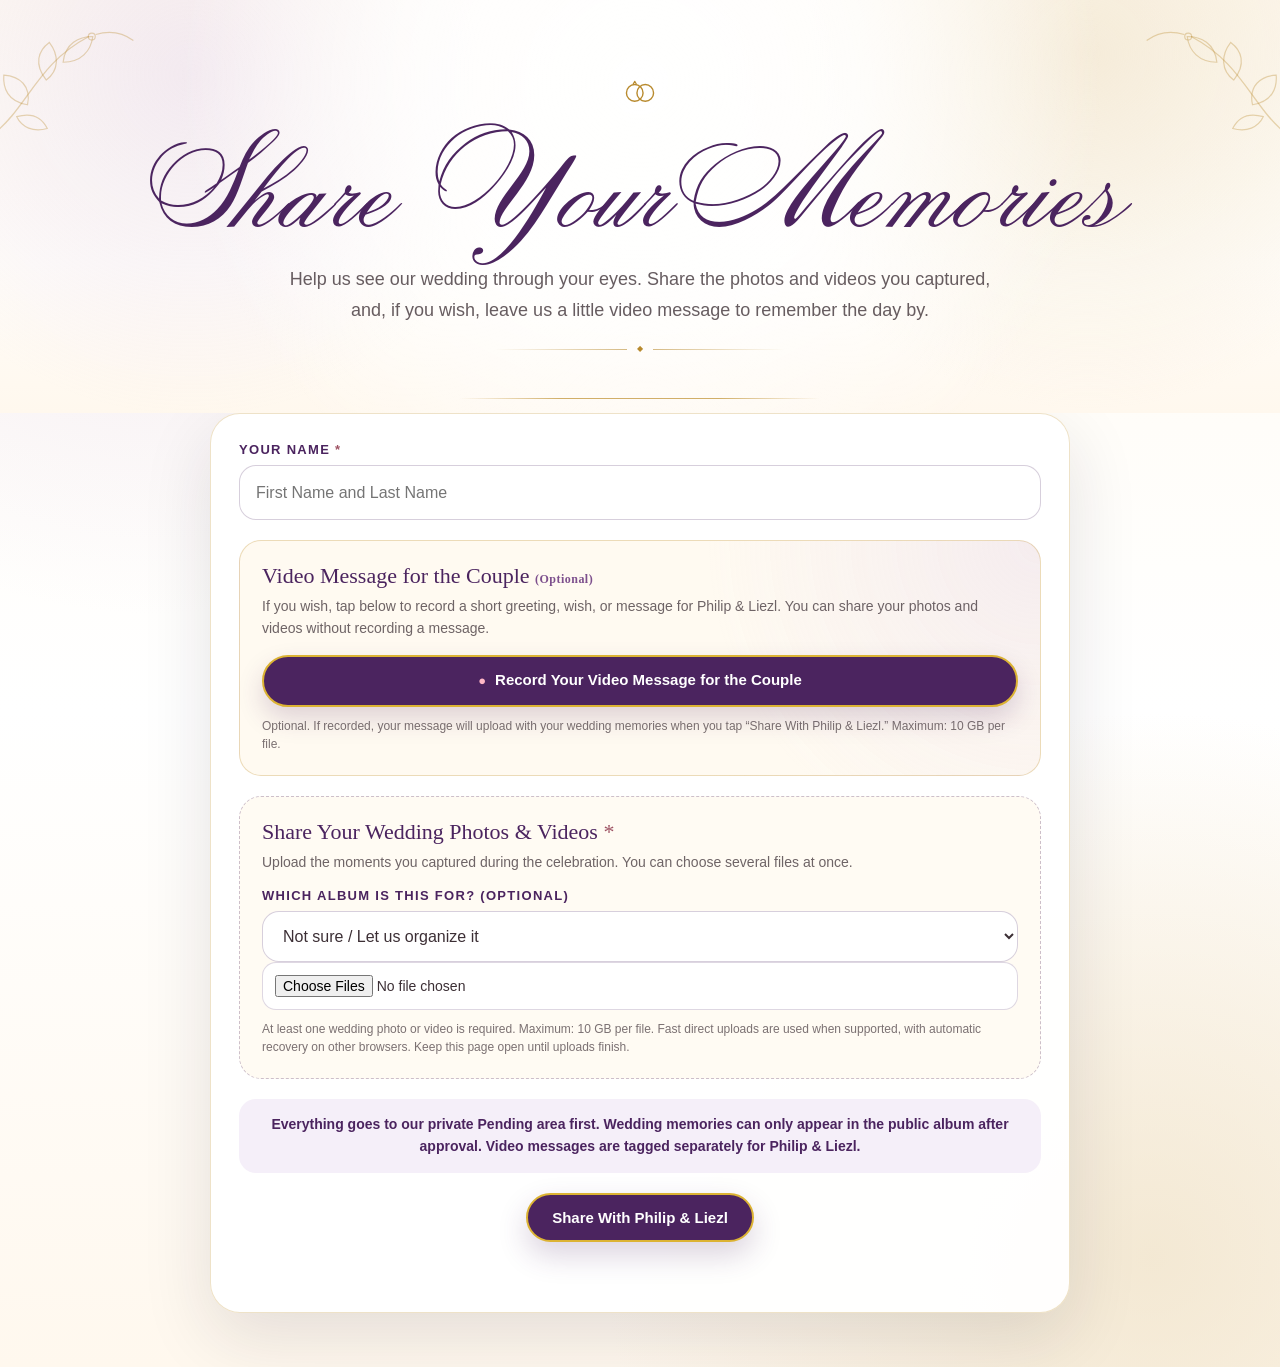
<file: wedding-photo-upload.html>
<!DOCTYPE html>
<html>
<head>
  <link rel="icon" type="image/svg+xml" href="https://philiprenaire.github.io/Philip-Liezl-Wedding/assets/favicon-pl.svg?v=1">
  <base target="_top">
  <meta name="viewport" content="width=device-width, initial-scale=1">
  <style>
    :root {
      --deep-purple: #4b245f;
      --orchid: #7d4f8d;
      --champagne: #efe2c8;
      --gold: #c79e49;
      --text: #3c2f35;
      --cream: #fffaf0;
      --white: #ffffff;
    }

    * { box-sizing: border-box; }

    /* Only enabled after the embedded page confirms the wedding site
       will scroll on its behalf. Keep standalone Apps Script scrolling
       untouched. Touch controls and gallery modal remain interactive. */
    html.wedding-parent-scroll-ready,
    html.wedding-parent-scroll-ready body {
      overflow-y: hidden;
      overscroll-behavior-y: none;
    }

    html.wedding-parent-scroll-ready .hero,
    html.wedding-parent-scroll-ready main {
      touch-action: none;
    }

    body {
      margin: 0;
      color: var(--text);
      font-family: Arial, sans-serif;
      background:
        radial-gradient(circle at 12% 8%, rgba(217,198,232,.36), transparent 30%),
        radial-gradient(circle at 90% 92%, rgba(239,226,200,.72), transparent 32%),
        linear-gradient(180deg, #fffaf0, #fff 52%, #fff8ee);
      min-height: 100vh;
    }

    @font-face {
      font-family: "Citadel Script Std";
      src:
        url("https://philiprenaire.github.io/Philip-Liezl-Wedding/assets/Citadel-Script-Std-Regular.otf") format("opentype"),
        local("Citadel Script Std"),
        local("CitadelScriptStd");
      font-style: normal;
      font-weight: 400;
      font-display: swap;
    }

    .hero {
      position: relative;
      overflow: hidden;
      isolation: isolate;
      padding: 78px 22px 60px;
      text-align: center;
      background:
        radial-gradient(circle at 50% 20%, rgba(255,255,255,.98) 0%, rgba(255,255,255,.78) 31%, transparent 64%),
        radial-gradient(circle at 15% 18%, rgba(217,198,232,.32), transparent 30%),
        radial-gradient(circle at 85% 13%, rgba(239,226,200,.60), transparent 31%),
        linear-gradient(180deg, #fffaf2 0%, #fffdf9 64%, #fff8ee 100%);
    }

    .hero::after {
      content: "";
      position: absolute;
      left: 50%;
      bottom: 14px;
      width: min(360px, 62vw);
      height: 1px;
      transform: translateX(-50%);
      background: linear-gradient(90deg, transparent, rgba(199,158,73,.82) 28%, rgba(199,158,73,.82) 72%, transparent);
    }

    .hero > * {
      position: relative;
      z-index: 2;
    }

    .hero-rings {
      width: 42px;
      height: 28px;
      margin: 0 auto 8px;
      color: #b88a2e;
    }

    .hero-rings svg,
    .hero-corner svg {
      display: block;
      width: 100%;
      height: 100%;
      overflow: visible;
    }

    .hero-corner {
      position: absolute;
      z-index: 1;
      top: 18px;
      width: 178px;
      height: 132px;
      color: rgba(184,138,46,.34);
      pointer-events: none;
    }

    .hero-corner.left {
      left: 0;
      transform: translate(-14px, -2px);
    }

    .hero-corner.right {
      right: 0;
      transform: translate(14px, -2px) scaleX(-1);
    }

    h1 {
      margin: 2px auto 10px;
      color: var(--deep-purple);
      font-family: "Citadel Script Std", "Brush Script MT", cursive;
      font-size: clamp(78px, 11vw, 132px);
      line-height: 1.06;
      font-weight: 400;
      font-style: normal;
      letter-spacing: normal;
      text-transform: none;
    }

    .subtitle {
      max-width: 720px;
      margin: 0 auto;
      color: rgba(60,47,53,.78);
      font-size: 18px;
      line-height: 1.7;
    }

    .hero-divider {
      display: flex;
      align-items: center;
      justify-content: center;
      gap: 10px;
      width: min(290px, 66vw);
      margin: 20px auto 0;
      color: #b88a2e;
      font-size: 8px;
      line-height: 1;
    }

    .hero-divider::before,
    .hero-divider::after {
      content: "";
      flex: 1;
      height: 1px;
      background: linear-gradient(90deg, transparent, rgba(184,138,46,.58));
    }

    .hero-divider::after {
      background: linear-gradient(90deg, rgba(184,138,46,.58), transparent);
    }

    @media (max-width: 680px) {
      .hero {
        padding: 58px 18px 48px;
      }

      .hero-corner {
        top: 12px;
        width: 112px;
        height: 84px;
        color: rgba(184,138,46,.27);
      }

      .hero-rings {
        width: 36px;
        height: 24px;
        margin-bottom: 6px;
      }

      h1 {
        font-size: clamp(64px, 19vw, 94px);
        line-height: 1.08;
      }

      .subtitle {
        max-width: 92%;
        font-size: 16px;
      }

      .hero-divider {
        margin-top: 17px;
      }
    }

    .optional-label {
      color: var(--orchid);
      font-size: 12px;
      font-weight: 600;
      letter-spacing: .04em;
      text-transform: none;
    }

    .card {
      width: min(860px, calc(100% - 28px));
      margin: 0 auto 54px;
      padding: 28px;
      border-radius: 30px;
      background: rgba(255,255,255,.95);
      border: 1px solid rgba(199,158,73,.30);
      box-shadow: 0 24px 70px rgba(36,23,38,.12);
    }

    form {
      display: grid;
      gap: 20px;
    }

    label.field {
      display: grid;
      gap: 8px;
      color: var(--deep-purple);
      font-size: 13px;
      font-weight: 700;
      letter-spacing: .10em;
      text-transform: uppercase;
    }

    input[type="text"],
    select.album-select {
      width: 100%;
      border: 1px solid rgba(75,36,95,.22);
      border-radius: 17px;
      padding: 15px 16px;
      background: #fff;
      color: var(--text);
      font: 16px/1.45 Arial, sans-serif;
      outline: none;
    }

    input[type="text"]:focus,
    select.album-select:focus {
      border-color: var(--orchid);
      box-shadow: 0 0 0 4px rgba(125,79,141,.10);
    }

    .required { color: #9e5263; }

    .section-box {
      padding: 22px;
      border-radius: 22px;
      border: 1.5px dashed rgba(75,36,95,.28);
      background: rgba(255,250,240,.78);
    }

    .section-box.video-message {
      border-style: solid;
      border-color: rgba(199,158,73,.34);
      background:
        radial-gradient(circle at 100% 0%, rgba(217,198,232,.26), transparent 40%),
        rgba(255,250,240,.88);
    }

    .box-title {
      margin: 0 0 7px;
      color: var(--deep-purple);
      font-family: Georgia, serif;
      font-size: 22px;
      font-weight: 500;
    }

    .box-copy {
      margin: 0 0 15px;
      color: rgba(60,47,53,.74);
      font-size: 14px;
      line-height: 1.55;
    }

    input[type="file"] {
      width: 100%;
      padding: 12px;
      border: 1px solid rgba(75,36,95,.18);
      border-radius: 14px;
      background: #fff;
      color: var(--text);
      font-size: 14px;
    }

    .hidden-file-input {
      position: absolute;
      width: 1px !important;
      height: 1px;
      padding: 0 !important;
      margin: -1px;
      overflow: hidden;
      clip: rect(0, 0, 0, 0);
      white-space: nowrap;
      border: 0 !important;
      opacity: 0;
    }

    .record-button {
      display: inline-flex;
      align-items: center;
      justify-content: center;
      width: 100%;
      min-height: 52px;
      padding: 14px 18px;
      border: 2px solid #dcb333;
      border-radius: 999px;
      background: var(--deep-purple);
      color: #fff;
      font: 700 15px/1.25 Arial, sans-serif;
      text-align: center;
      cursor: pointer;
      box-shadow: 0 12px 26px rgba(75,36,95,.18);
    }

    .record-button::before {
      content: "●";
      margin-right: 9px;
      color: #ffb8c6;
      font-size: 13px;
    }

    .video-selection {
      display: none;
      margin-top: 12px;
      padding: 12px 14px;
      border-radius: 14px;
      background: rgba(217,198,232,.28);
      color: var(--deep-purple);
      font-size: 13px;
      font-weight: 700;
      line-height: 1.5;
      text-align: center;
    }

    .video-selection.show {
      display: block;
    }

    .small {
      margin: 10px 0 0;
      color: rgba(60,47,53,.68);
      font-size: 12px;
      line-height: 1.5;
    }

    .notice {
      padding: 15px 17px;
      border-radius: 17px;
      background: rgba(217,198,232,.28);
      color: var(--deep-purple);
      font-size: 14px;
      font-weight: 700;
      line-height: 1.55;
      text-align: center;
    }

    .btn {
      justify-self: center;
      min-width: 220px;
      border: 2px solid #dcb333;
      border-radius: 999px;
      padding: 15px 24px;
      background: var(--deep-purple);
      color: white;
      font: 700 15px/1 Arial, sans-serif;
      cursor: pointer;
      box-shadow: 0 13px 30px rgba(75,36,95,.20);
    }

    .btn:disabled {
      opacity: .55;
      cursor: wait;
    }

    .progress-wrap {
      display: none;
      gap: 8px;
    }

    .progress-wrap.show { display: grid; }

    .progress-track {
      height: 10px;
      overflow: hidden;
      border-radius: 999px;
      background: #eee6ef;
    }

    .progress-bar {
      width: 0%;
      height: 100%;
      border-radius: inherit;
      background: linear-gradient(90deg, var(--deep-purple), var(--orchid), var(--gold));
      transition: width .15s ease;
    }

    .status {
      min-height: 22px;
      color: var(--deep-purple);
      font-size: 14px;
      font-weight: 700;
      line-height: 1.5;
      text-align: center;
    }

    .success {
      padding: 22px;
      border-radius: 20px;
      background: rgba(217,198,232,.30);
    }

    @media (max-width: 620px) {
      body {
        font-size: 17px;
      }

      .hero {
        padding: 42px 18px 30px;
      }

      .eyebrow {
        font-size: 13px;
        line-height: 1.5;
      }

      h1 {
        font-size: clamp(46px, 12vw, 62px);
        line-height: 1.06;
      }

      .subtitle {
        margin-top: 18px;
        font-size: 17px;
        line-height: 1.7;
      }

      .card {
        width: min(100% - 20px, 860px);
        padding: 24px 18px;
        border-radius: 24px;
        margin-bottom: 38px;
      }

      form {
        gap: 22px;
      }

      label.field {
        gap: 10px;
        font-size: 15px;
        line-height: 1.35;
        letter-spacing: .08em;
      }

      input[type="text"] {
        min-height: 54px;
        padding: 15px 16px;
        font-size: 17px;
        line-height: 1.5;
      }

      .section-box {
        padding: 21px 17px;
      }

      .box-title {
        margin-bottom: 10px;
        font-size: 25px;
        line-height: 1.22;
      }

      .box-copy {
        margin-bottom: 17px;
        font-size: 16px;
        line-height: 1.65;
      }

      input[type="file"] {
        padding: 14px 12px;
        font-size: 16px;
        line-height: 1.4;
      }

      .record-button {
        min-height: 58px;
        padding: 16px 18px;
        font-size: 17px;
        line-height: 1.35;
      }

      .record-button::before {
        font-size: 15px;
      }

      .video-selection {
        padding: 14px;
        font-size: 15px;
        line-height: 1.55;
      }

      .small {
        margin-top: 12px;
        font-size: 14px;
        line-height: 1.6;
      }

      .notice {
        padding: 17px;
        font-size: 15.5px;
        line-height: 1.65;
      }

      .btn {
        width: 100%;
        min-height: 58px;
        padding: 16px 20px;
        font-size: 17px;
        line-height: 1.25;
      }

      .status {
        min-height: 26px;
        font-size: 15.5px;
        line-height: 1.6;
      }

      .success {
        padding: 24px 18px;
        font-size: 17px;
        line-height: 1.65;
      }
    }
  </style>
</head>
<body>
  <section class="hero">
    <span class="hero-corner left" aria-hidden="true">
      <svg viewBox="0 0 180 132" fill="none" xmlns="http://www.w3.org/2000/svg">
        <path d="M7 119C43 91 51 48 104 20" stroke="currentColor" stroke-width="1.4"/>
        <path d="M42 89C22 86 17 72 18 59C34 60 46 70 42 89Z" stroke="currentColor" stroke-width="1.2"/>
        <path d="M61 64C48 48 53 34 64 26C74 39 74 54 61 64Z" stroke="currentColor" stroke-width="1.2"/>
        <path d="M78 46C80 27 94 20 108 20C106 35 96 46 78 46Z" stroke="currentColor" stroke-width="1.2"/>
        <path d="M31 101C45 97 56 101 62 113C48 117 36 112 31 101Z" stroke="currentColor" stroke-width="1.2"/>
        <circle cx="107" cy="20" r="3.5" stroke="currentColor" stroke-width="1.2"/>
        <path d="M111 18C124 14 138 16 149 24" stroke="currentColor" stroke-width="1.1"/>
      </svg>
    </span>

    <span class="hero-corner right" aria-hidden="true">
      <svg viewBox="0 0 180 132" fill="none" xmlns="http://www.w3.org/2000/svg">
        <path d="M7 119C43 91 51 48 104 20" stroke="currentColor" stroke-width="1.4"/>
        <path d="M42 89C22 86 17 72 18 59C34 60 46 70 42 89Z" stroke="currentColor" stroke-width="1.2"/>
        <path d="M61 64C48 48 53 34 64 26C74 39 74 54 61 64Z" stroke="currentColor" stroke-width="1.2"/>
        <path d="M78 46C80 27 94 20 108 20C106 35 96 46 78 46Z" stroke="currentColor" stroke-width="1.2"/>
        <path d="M31 101C45 97 56 101 62 113C48 117 36 112 31 101Z" stroke="currentColor" stroke-width="1.2"/>
        <circle cx="107" cy="20" r="3.5" stroke="currentColor" stroke-width="1.2"/>
        <path d="M111 18C124 14 138 16 149 24" stroke="currentColor" stroke-width="1.1"/>
      </svg>
    </span>

    <div class="hero-rings" aria-hidden="true">
      <svg viewBox="0 0 48 30" fill="none" xmlns="http://www.w3.org/2000/svg">
        <circle cx="18" cy="16" r="9.5" stroke="currentColor" stroke-width="1.6"/>
        <circle cx="30" cy="16" r="9.5" stroke="currentColor" stroke-width="1.6"/>
        <path d="M16.2 5.8L18 2.8L19.8 5.8" stroke="currentColor" stroke-width="1.4" stroke-linecap="round" stroke-linejoin="round"/>
      </svg>
    </div>

    <h1>Share Your Memories</h1>
    <p class="subtitle">Help us see our wedding through your eyes. Share the photos and videos you captured, and, if you wish, leave us a little video message to remember the day by.</p>
    <div class="hero-divider" aria-hidden="true"><span>◆</span></div>
  </section>

  <main class="card">
    <form id="uploadForm">
      <label class="field">
        <span>Your Name <b class="required">*</b></span>
        <input id="guestName" type="text" placeholder="First Name and Last Name" autocomplete="name" required>
      </label>

      <section class="section-box video-message">
        <h2 class="box-title">Video Message for the Couple <span class="optional-label">(Optional)</span></h2>
        <p class="box-copy">If you wish, tap below to record a short greeting, wish, or message for Philip &amp; Liezl. You can share your photos and videos without recording a message.</p>
        <label class="record-button" for="videoMessage">Record Your Video Message for the Couple</label>
        <input id="videoMessage" class="hidden-file-input" type="file" accept="video/*" capture="user">
        <div id="videoSelection" class="video-selection" aria-live="polite"></div>
        <p class="small">Optional. If recorded, your message will upload with your wedding memories when you tap “Share With Philip &amp; Liezl.” Maximum: 10 GB per file.</p>
      </section>

      <section class="section-box">
        <h2 class="box-title">Share Your Wedding Photos &amp; Videos <span class="required">*</span></h2>
        <p class="box-copy">Upload the moments you captured during the celebration. You can choose several files at once.</p>
        <label class="field" for="memoryAlbum">
          <span>Which album is this for? (Optional)</span>
          <select id="memoryAlbum" class="album-select">
            <option value="">Not sure / Let us organize it</option>
            <option value="Wedding Day-Ceremony">Wedding Day-Ceremony</option>
            <option value="Wedding Day-Reception">Wedding Day-Reception</option>
            <option value="Prenup">Prenup</option>
            <option value="Bridal Shower">Bridal Shower</option>
            <option value="E&amp;S Photobooth">E&amp;S Photobooth</option>
          </select>
        </label>
        <input id="files" type="file" accept="image/*,video/*" multiple required>
        <p class="small">At least one wedding photo or video is required. Maximum: 10 GB per file. Fast direct uploads are used when supported, with automatic recovery on other browsers. Keep this page open until uploads finish.</p>
      </section>

      <div class="notice">Everything goes to our private Pending area first. Wedding memories can only appear in the public album after approval. Video messages are tagged separately for Philip &amp; Liezl.</div>

      <div id="progressWrap" class="progress-wrap">
        <div class="progress-track"><div id="progressBar" class="progress-bar"></div></div>
        <div id="progressText" class="status"></div>
      </div>

      <button id="submitButton" class="btn" type="submit">Share With Philip &amp; Liezl</button>
      <div id="status" class="status" aria-live="polite"></div>
    </form>
  </main>

  <script>
    const MAX_BYTES = 10 * 1024 * 1024 * 1024;
    const DIRECT_CHUNK_SIZE = 16 * 1024 * 1024; // 16 MiB, multiple of Drive's 256 KiB alignment
    const RELAY_CHUNK_SIZE = 4 * 1024 * 1024; // Keep existing Apps Script compatibility
    const MAX_PARALLEL_FILES = 2; // Run two independent files at once

    const form = document.getElementById('uploadForm');
    const submitButton = document.getElementById('submitButton');
    const statusBox = document.getElementById('status');
    const progressWrap = document.getElementById('progressWrap');
    const progressBar = document.getElementById('progressBar');
    const progressText = document.getElementById('progressText');
    const videoMessageInput = document.getElementById('videoMessage');
    const videoSelection = document.getElementById('videoSelection');

    // The upload page is displayed inside an iframe on the wedding website.
    // iOS Safari can trap swipes inside a scrollable iframe, so tell the
    // outer page how tall the form is and let the OUTER page handle scrolling.
    (function reportWeddingUploadHeight() {
      let scheduled = false;
      let lastHeight = 0;

      function publishHeight() {
        scheduled = false;
        const card = document.querySelector('main.card');
        if (!card) return;

        // Measure the actual content instead of body.scrollHeight: the latter
        // can equal the iframe's viewport height because of min-height:100vh.
        const rect = card.getBoundingClientRect();
        const margin = parseFloat(getComputedStyle(card).marginBottom) || 0;
        const height = Math.ceil(rect.bottom + window.scrollY + margin + 2);
        if (!Number.isFinite(height) || height < 200) return;
        if (Math.abs(height - lastHeight) < 2) return;
        lastHeight = height;

        const message = { type: 'wedding-upload-height', height: height };
        // Google Apps Script may render inside an additional sandbox iframe.
        // Posting to top reaches the wedding website even from that iframe.
        if (window.parent !== window) window.parent.postMessage(message, '*');
        if (window.top !== window.parent && window.top !== window) {
          window.top.postMessage(message, '*');
        }
      }

      function scheduleHeight() {
        if (scheduled) return;
        scheduled = true;
        requestAnimationFrame(publishHeight);
      }

      window.addEventListener('load', scheduleHeight);
      window.addEventListener('resize', scheduleHeight);
      window.addEventListener('orientationchange', scheduleHeight);
      window.addEventListener('pageshow', scheduleHeight);

      if (typeof ResizeObserver !== 'undefined') {
        const observer = new ResizeObserver(scheduleHeight);
        observer.observe(document.querySelector('.hero'));
        observer.observe(document.querySelector('main.card'));
      }
      if (typeof MutationObserver !== 'undefined') {
        new MutationObserver(scheduleHeight).observe(document.querySelector('main.card'), {
          subtree: true,
          childList: true,
          characterData: true
        });
      }
      if (document.fonts && document.fonts.ready) {
        document.fonts.ready.then(scheduleHeight);
      }

      scheduleHeight();
      setTimeout(scheduleHeight, 350);
      setTimeout(scheduleHeight, 1250);
    })();

    // iPhone/iPad Safari sometimes consumes vertical swipes inside a tall
    // cross-origin iframe without moving the outer wedding page. Once the
    // wedding page acknowledges this embed, forward vertical finger movement
    // to its own scroll position instead. Tap, file-picker and form actions
    // still happen normally inside this embedded form.
    (function bridgeIOSSafariScrolling() {
      const isIOS = /iPad|iPhone|iPod/.test(navigator.userAgent) ||
        (navigator.platform === 'MacIntel' && navigator.maxTouchPoints > 1);
      if (!isIOS || window.top === window) return;

      const weddingOrigin = 'https://philiprenaire.github.io';
      let enabled = false;
      let gesture = null;
      let lastAnnouncement = 0;

      window.addEventListener('message', event => {
        if (event.origin !== weddingOrigin) return;
        const data = event.data || {};
        if (data.type !== 'wedding-embed-scroll-ready' || data.page !== 'upload') return;
        enabled = true;
        
        document.documentElement.classList.add('wedding-parent-scroll-ready');
      });

      // Apps Script may load inside a second sandboxed iframe. Repeat the
      // handshake until its nested frame can reach the GitHub parent page.
      function announce() {
        if (enabled) return;
        const now = Date.now();
        if (now - lastAnnouncement < 400) return;
        lastAnnouncement = now;
        window.top.postMessage({
          type: 'wedding-embed-scroll-hello', page: 'upload'
        }, weddingOrigin);
      }

      announce();
      window.addEventListener('pageshow', announce);
      window.addEventListener('load', announce);
      const timer = setInterval(() => {
        if (enabled) clearInterval(timer);
        else announce();
      }, 1300);
      setTimeout(() => clearInterval(timer), 20000);

      // Attach listeners to body, not document: iOS WebKit has historically
      // missed some touch events on document inside deeply nested iframes.
      document.body.addEventListener('touchstart', event => {
        gesture = null;
        if (!enabled) { announce(); return; }
        if (event.touches.length !== 1) return;
        if (event.target.closest('input, textarea, select, [contenteditable="true"]')) return;
        const touch = event.touches[0];
        gesture = {
          x: touch.clientX, y: touch.clientY, lastY: touch.clientY,
          active: false
        };
      }, { passive: true });

      document.body.addEventListener('touchmove', event => {
        if (!enabled || !gesture || event.touches.length !== 1) return;
        const touch = event.touches[0];
        const distanceY = touch.clientY - gesture.y;
        const distanceX = touch.clientX - gesture.x;
        if (!gesture.active) {
          // Claim the vertical swipe from the first meaningful movement,
          // before Safari decides to scroll the inner frame instead.
          if (Math.abs(distanceY) < 2 ||
              Math.abs(distanceX) > Math.abs(distanceY) * 1.2) return;
          gesture.active = true;
        }

        if (event.cancelable) event.preventDefault();
        const deltaY = gesture.lastY - touch.clientY;
        gesture.lastY = touch.clientY;
        if (Math.abs(deltaY) < 0.5) return;
        window.top.postMessage({
          type: 'wedding-embed-scroll-delta',
          page: 'upload', deltaY: Math.max(-150, Math.min(150, deltaY))
        }, weddingOrigin);
      }, { passive: false });

      document.body.addEventListener('touchend', () => { gesture = null; }, { passive: true });
      document.body.addEventListener('touchcancel', () => { gesture = null; }, { passive: true });
    })();

    videoMessageInput.addEventListener('change', () => {
      const file = videoMessageInput.files[0];
      if (!file) {
        videoSelection.classList.remove('show');
        videoSelection.textContent = '';
        return;
      }

      videoSelection.textContent = 'Video ready: ' + file.name + ' · ' + formatBytes(file.size);
      videoSelection.classList.add('show');
    });

    form.addEventListener('submit', async (event) => {
      event.preventDefault();

      const guestName = document.getElementById('guestName').value.trim();
      const album = document.getElementById('memoryAlbum').value;
      const videoMessage = videoMessageInput.files[0];
      const memories = Array.from(document.getElementById('files').files || []);

      if (!guestName || !memories.length) {
        form.reportValidity();
        return;
      }

      if (videoMessage && !videoMessage.type.startsWith('video/')) {
        statusBox.textContent = 'Please choose a video file for your message to the couple.';
        return;
      }

      const allFiles = videoMessage ? [videoMessage, ...memories] : memories;
      const tooLarge = allFiles.find(file => file.size > MAX_BYTES);
      if (tooLarge) {
        statusBox.textContent = tooLarge.name + ' is larger than 10 GB. Please choose a smaller file.';
        return;
      }

      const emptyFile = allFiles.find(file => !file.size);
      if (emptyFile) {
        statusBox.textContent = emptyFile.name + ' appears to be empty.';
        return;
      }

      submitButton.disabled = true;
      progressWrap.classList.add('show');
      statusBox.textContent = '';

      const uploads = [
        ...(videoMessage ? [{ file: videoMessage, uploadType: 'Video Message', album: '' }] : []),
        ...memories.map(file => ({ file, uploadType: 'Wedding Memory', album }))
      ];

      const totalBytes = uploads.reduce((sum, item) => sum + item.file.size, 0);
      const fileProgress = uploads.map(() => 0);
      let nextFileIndex = 0;

      // Upload at most two different files simultaneously. Drive's chunks
      // for any individual file must still be sent in order.
      async function uploadNextFiles() {
        while (nextFileIndex < uploads.length) {
          const i = nextFileIndex++;
          const item = uploads[i];
          const file = item.file;
          const label = item.uploadType === 'Video Message' ? 'video message' : 'memory';

          progressText.textContent =
            'Preparing ' + label + ' ' + (i + 1) + ' of ' + uploads.length + ': ' + file.name;

          const session = await beginUpload({
            guestName,
            uploadType: item.uploadType,
            album: item.album,
            fileName: file.name,
            mimeType: file.type || 'application/octet-stream',
            fileSize: file.size,
            clientOrigin: location.origin
          });

          const uploaded = await uploadFileResumable(
            session.sessionUrl,
            file,
            (fileUploadedBytes) => {
              fileProgress[i] = Math.min(file.size, fileUploadedBytes);
              const overallUploaded = fileProgress.reduce((sum, bytes) => sum + bytes, 0);
              const percent = Math.min(99, Math.round((overallUploaded / totalBytes) * 100));
              progressBar.style.width = percent + '%';
              progressText.textContent =
                'Uploading ' + label + ' ' + (i + 1) + ' of ' + uploads.length +
                ' · ' + percent + '% · ' + file.name;
            }
          );

          if (!uploaded || !uploaded.id) {
            throw new Error('Google Drive did not return a file ID after upload.');
          }

          progressText.textContent =
            'Finalizing ' + label + ' ' + (i + 1) + ' of ' + uploads.length + '…';

          await finalizeUpload({
            id: session.id,
            guestName,
            uploadType: item.uploadType,
            album: item.album,
            fileName: file.name,
            mimeType: file.type || 'application/octet-stream',
            driveFileId: uploaded.id
          });

          fileProgress[i] = file.size;
          const overallUploaded = fileProgress.reduce((sum, bytes) => sum + bytes, 0);
          progressBar.style.width =
            Math.min(100, Math.round((overallUploaded / totalBytes) * 100)) + '%';
        }
      }

      try {
        // Wait for every active worker to settle even if another file fails.
        // This avoids re-enabling the form while a second upload is still running.
        const workerCount = Math.min(MAX_PARALLEL_FILES, uploads.length);
        const outcomes = await Promise.allSettled(
          Array.from({ length: workerCount }, () => uploadNextFiles())
        );
        const failure = outcomes.find(outcome => outcome.status === 'rejected');
        if (failure) throw failure.reason;

        form.innerHTML =
          '<div class="success">' +
            '<p class="eyebrow">Thank You</p>' +
            '<h2 style="margin:0 0 12px;color:#4b245f;font-family:Georgia,serif;text-align:center;">Your memories are with us.</h2>' +
            '<p style="margin:0;text-align:center;line-height:1.7;">Your wedding photos and videos' + (videoMessage ? ', along with your video message,' : '') + ' are now in our private review area. Thank you for helping us remember our day.</p>' +
          '</div>';
      } catch (err) {
        statusBox.textContent =
          (err && err.message ? err.message : 'Upload failed. Please try again.') +
          ' If you are uploading a large video, keep this page open and use a stable Wi-Fi connection.';
        submitButton.disabled = false;
      }
    });

    function beginUpload(payload) {
      return new Promise((resolve, reject) => {
        google.script.run
          .withSuccessHandler(resolve)
          .withFailureHandler(error => reject(new Error(error && error.message ? error.message : String(error))))
          .beginWeddingMediaUpload(payload);
      });
    }

    function finalizeUpload(payload) {
      return new Promise((resolve, reject) => {
        google.script.run
          .withSuccessHandler(resolve)
          .withFailureHandler(error => reject(new Error(error && error.message ? error.message : String(error))))
          .finalizeWeddingMedia(payload);
      });
    }

    /**
     * Fast route: PUT raw binary chunks to a Drive session created by the
     * server. No Drive account OAuth token is exposed to wedding guests.
     * If CORS or a mobile browser blocks direct PUT requests, confirm Drive's
     * saved offset and resume using the existing Apps Script relay instead.
     */
    async function uploadFileResumable(sessionUrl, file, onProgress) {
      let start = 0;
      let useDirect = typeof fetch === 'function';
      let retryCount = 0;
      const maxRetries = 8;

      while (start < file.size) {
        const chunkSize = useDirect ? DIRECT_CHUNK_SIZE : RELAY_CHUNK_SIZE;
        const endExclusive = Math.min(start + chunkSize, file.size);

        try {
          let result;
          if (useDirect) {
            result = await uploadDirectChunk(sessionUrl, file, start, endExclusive);
          } else {
            const base64 = await blobToBase64(file.slice(start, endExclusive));
            result = await uploadChunk({
              sessionUrl,
              start,
              total: file.size,
              mimeType: file.type || 'application/octet-stream',
              base64
            });
          }

          retryCount = 0;

          if (result && result.done) {
            onProgress(file.size);
            return result.file;
          }

          const nextByte = Number(result && result.nextByte);
          if (!Number.isFinite(nextByte) || nextByte <= start || nextByte > file.size) {
            throw new Error('Google Drive did not confirm upload progress.');
          }
          start = nextByte;
          onProgress(start);
        } catch (err) {
          if (useDirect) {
            // A blocked CORS request should switch paths immediately rather
            // than repeatedly triggering browser network errors.
            useDirect = false;
            progressText.textContent = 'Switching to compatible upload mode…';
          } else {
            retryCount += 1;
            if (retryCount > maxRetries) {
              throw new Error(
                'The connection was interrupted too many times. Please keep this page open and try again on a stable connection.'
              );
            }

            progressText.textContent =
              'Connection interrupted. Safely resuming… attempt ' +
              retryCount + ' of ' + maxRetries;

            await wait(Math.min(1200 * Math.pow(1.7, retryCount - 1), 10000));
          }

          // A timed-out PUT may have been accepted by Drive. Always ask the
          // server for the confirmed offset before sending any more data.
          let recovered = false;
          for (let attempt = 0; attempt < 4; attempt++) {
            if (attempt) await wait(1000 * attempt);
            try {
              const status = await getUploadStatus({ sessionUrl, total: file.size });
              if (status && status.done) {
                onProgress(file.size);
                return status.file;
              }
              const confirmedByte = Number(status && status.nextByte);
              if (Number.isFinite(confirmedByte) && confirmedByte >= 0 && confirmedByte <= file.size) {
                start = confirmedByte;
                onProgress(start);
                recovered = true;
                break;
              }
            } catch (statusErr) {
              // Retry the safe status query, never a chunk at an unknown offset.
            }
          }
          if (!recovered) {
            throw new Error(
              'Could not verify the upload after an interruption. Please retry on a stable connection.'
            );
          }
        }
      }

      const finalStatus = await getUploadStatus({ sessionUrl, total: file.size });
      if (finalStatus && finalStatus.done) {
        onProgress(file.size);
        return finalStatus.file;
      }

      throw new Error('Google Drive has not confirmed the upload as complete. Please try again.');
    }

    async function uploadDirectChunk(sessionUrl, file, start, endExclusive) {
      const response = await fetch(sessionUrl, {
        method: 'PUT',
        mode: 'cors',
        credentials: 'omit',
        headers: {
          'Content-Range': 'bytes ' + start + '-' + (endExclusive - 1) + '/' + file.size,
          'Content-Type': file.type || 'application/octet-stream'
        },
        body: file.slice(start, endExclusive)
      });

      if (response.status === 200 || response.status === 201) {
        return { done: true, file: await response.json(), nextByte: file.size };
      }
      if (response.status === 308) {
        // Not every browser exposes the Range response header via CORS; a
        // successful 308 for this PUT confirms that the chunk was received.
        const rangeHeader = response.headers.get('Range') || '';
        const match = /bytes=0-(\d+)/i.exec(rangeHeader);
        return {
          done: false,
          nextByte: match ? Number(match[1]) + 1 : endExclusive
        };
      }
      throw new Error('Direct upload unavailable (' + response.status + ').');
    }

    function uploadChunk(payload) {
      return new Promise((resolve, reject) => {
        google.script.run
          .withSuccessHandler(resolve)
          .withFailureHandler(error =>
            reject(new Error(error && error.message ? error.message : String(error)))
          )
          .uploadWeddingMediaChunk(payload);
      });
    }

    function getUploadStatus(payload) {
      return new Promise((resolve, reject) => {
        google.script.run
          .withSuccessHandler(resolve)
          .withFailureHandler(error =>
            reject(new Error(error && error.message ? error.message : String(error)))
          )
          .getWeddingMediaUploadStatus(payload);
      });
    }

    function blobToBase64(blob) {
      return new Promise((resolve, reject) => {
        const reader = new FileReader();

        reader.onload = () => {
          const result = String(reader.result || '');
          resolve(result.includes(',') ? result.split(',')[1] : result);
        };

        reader.onerror = () => reject(new Error('Could not read part of the selected file.'));
        reader.readAsDataURL(blob);
      });
    }

    function wait(ms) {
      return new Promise(resolve => setTimeout(resolve, ms));
    }

    function formatBytes(bytes) {
      if (bytes >= 1024 * 1024 * 1024) {
        return (bytes / (1024 * 1024 * 1024)).toFixed(2) + ' GB';
      }
      if (bytes >= 1024 * 1024) {
        return (bytes / (1024 * 1024)).toFixed(1) + ' MB';
      }
      if (bytes >= 1024) {
        return (bytes / 1024).toFixed(1) + ' KB';
      }
      return bytes + ' bytes';
    }
  </script>
</body>
</html>
</file>
<file: styles.css>
:root {
  --champagne: #efe2c8;
  --cream: #fffaf0;
  --deep-purple: #4b245f;
  --orchid: #7d4f8d;
  --mauve: #b9849c;
  --rose: #c88b91;
  --rose-gold-dark: #a95f62;
  --rose-gold: #d79a92;
  --rose-gold-light: #f6d2c5;
  --dark: #241726;
  --text: #3c2f35;
  --white: #ffffff;
  --shadow: 0 20px 50px rgba(36, 23, 38, 0.12);
}

* {
  box-sizing: border-box;
}

html {
  scroll-behavior: smooth;
}

body {
  margin: 0;
  font-family: Georgia, "Times New Roman", serif;
  color: var(--text);
  background: var(--cream);
}

.site-header {
  position: sticky;
  top: 0;
  z-index: 20;
  background: rgba(255, 250, 240, 0.92);
  backdrop-filter: blur(14px);
  border-bottom: 1px solid rgba(75, 36, 95, 0.12);
}

.navbar {
  max-width: 1180px;
  margin: 0 auto;
  padding: 18px 24px;
  display: flex;
  align-items: center;
  justify-content: space-between;
}

.logo {
  display: inline-flex;
  align-items: center;
  width: 84px;
  height: 38px;
  text-decoration: none;
}

.logo-image {
  display: block;
  width: 84px;
  height: auto;
}

.nav-links {
  display: flex;
  gap: 18px;
  align-items: center;
}

.nav-links a {
  color: var(--dark);
  text-decoration: none;
  font-size: 15px;
}

.menu-toggle {
  display: none;
  border: 0;
  background: transparent;
  font-size: 28px;
  color: var(--deep-purple);
}

.hero {
  min-height: 88vh;
  position: relative;
  display: grid;
  place-items: center;
  text-align: center;
  padding: 80px 24px;
  background-image:
    linear-gradient(rgba(42, 22, 34, 0.08), rgba(42, 22, 34, 0.18)),
    url("assets/hero-background.jpg?v=hero-hq-20260905");
  background-size: cover;
  background-position: center;
  color: var(--rose-gold);
}

.hero::after {
  content: "";
  position: absolute;
  inset: 0;
  background:
    radial-gradient(circle at center, rgba(255, 250, 244, 0.03) 0%, rgba(36, 23, 38, 0.20) 78%),
    linear-gradient(90deg, rgba(36, 23, 38, 0.18), rgba(36, 23, 38, 0.02) 45%, rgba(36, 23, 38, 0.18));
  pointer-events: none;
}

.hero-content {
  max-width: 1080px;
  position: relative;
  z-index: 1;
}

.eyebrow {
  text-transform: uppercase;
  letter-spacing: 0.22em;
  font-size: 13px;
  color: var(--orchid);
  font-family: Arial, sans-serif;
  font-weight: 700;
}

.hero .eyebrow,
.hero-event-date,
.hero-event-venue,
.hero-text {
  color: var(--rose-gold-light) !important;
  text-shadow:
    0 2px 2px rgba(78, 38, 46, 0.55),
    0 0 14px rgba(246, 210, 197, 0.48),
    0 0 28px rgba(169, 95, 98, 0.30) !important;
}

.hero-event-date,
.hero-event-venue {
  background-image: linear-gradient(105deg, #fff0e8 0%, #f2c5b8 24%, #c98581 52%, #f7d6c9 76%, #b76e79 100%);
  background-size: 180% auto;
  -webkit-background-clip: text;
  background-clip: text;
  -webkit-text-fill-color: transparent;
}

.hero-title {
  position: relative;
  width: min(95vw, 980px);
  aspect-ratio: 1653 / 400;
  margin: 10px auto 0;
  line-height: 1;
  filter: drop-shadow(0 10px 26px rgba(58, 25, 33, 0.36));
}

.hero-title::before {
  content: "";
  position: absolute;
  inset: 0;
  display: block;
  background-image: linear-gradient(105deg, #fff1e8 0%, #f4c7ba 24%, #b76e79 48%, #f8d6ca 72%, #c27a7a 100%);
  background-size: 190% auto;
  -webkit-mask: url("assets/hero-names.svg") center / contain no-repeat;
  mask: url("assets/hero-names.svg") center / contain no-repeat;
  z-index: 1;
}

.hero-title-image {
  display: block;
  width: 100%;
  max-width: 100%;
  height: auto;
  margin: 0 auto;
  opacity: 0;
}

h1 {
  font-size: clamp(54px, 9vw, 120px);
  line-height: 0.95;
  margin: 12px 0;
}

h2 {
  font-size: clamp(34px, 5vw, 58px);
  margin: 8px 0 18px;
  color: var(--deep-purple);
}

h3 {
  color: var(--deep-purple);
  font-size: 24px;
  margin-top: 0;
}

.date {
  font-size: 22px;
  margin: 18px 0 16px;
  text-shadow: 0 5px 20px rgba(0, 0, 0, 0.42);
}

.hero-text {
  max-width: 620px;
  margin: 0 auto 28px;
  font-size: 20px;
  line-height: 1.6;
}

.hero-buttons,
.center {
  display: flex;
  gap: 14px;
  justify-content: center;
  flex-wrap: wrap;
}

.btn {
  display: inline-flex;
  align-items: center;
  justify-content: center;
  min-height: 48px;
  border-radius: 999px;
  padding: 13px 28px;
  text-decoration: none;
  text-align: center;
  border: 2px solid #dcb333;
  background: var(--deep-purple);
  color: var(--white);
  cursor: pointer;
  font-family: Arial, sans-serif;
  font-weight: 700;
  line-height: 1;
  letter-spacing: 0.04em;
  box-shadow: 0 14px 34px rgba(75, 36, 95, 0.20), 0 0 0 1px rgba(242, 213, 107, 0.28);
  transition: transform 0.2s ease, box-shadow 0.2s ease, background-color 0.2s ease;
}

.btn:hover {
  transform: translateY(-3px);
  box-shadow: 0 18px 40px rgba(75, 36, 95, 0.24), 0 0 0 1px rgba(242, 213, 107, 0.42);
}

.btn.primary,
.btn.secondary,
.hero .btn.primary,
.hero .btn.secondary {
  background: var(--deep-purple) !important;
  color: var(--white) !important;
  border: 2px solid #dcb333 !important;
  box-shadow: 0 14px 34px rgba(75, 36, 95, 0.20), 0 0 0 1px rgba(242, 213, 107, 0.28) !important;
}

.btn.primary:hover,
.btn.secondary:hover,
.hero .btn.primary:hover,
.hero .btn.secondary:hover {
  transform: translateY(-3px);
  box-shadow: 0 18px 40px rgba(75, 36, 95, 0.24), 0 0 0 1px rgba(242, 213, 107, 0.42) !important;
}

.section {
  max-width: 1180px;
  margin: 0 auto;
  padding: 90px 24px;
}

.muted {
  max-width: none;
  background: linear-gradient(180deg, rgba(239, 226, 200, 0.42), rgba(255, 250, 240, 0.95));
}

.muted > * {
  max-width: 1180px;
  margin-left: auto;
  margin-right: auto;
}

.section-heading {
  text-align: center;
  margin-bottom: 38px;
}

.section-subtitle {
  max-width: 720px;
  margin: 0 auto;
  font-size: 18px;
  line-height: 1.7;
}

.center-text {
  max-width: 760px;
  margin: 0 auto 24px;
  text-align: center;
  font-size: 18px;
  line-height: 1.8;
}

.details-grid {
  display: grid;
  grid-template-columns: repeat(3, 1fr);
  gap: 22px;
}

.card {
  background: var(--white);
  padding: 30px;
  border-radius: 24px;
  box-shadow: var(--shadow);
  border: 1px solid rgba(75, 36, 95, 0.08);
}

.wedding-details-card {
  background: linear-gradient(180deg, #ffffff, #fff8ee);
}

.details-section {
  position: relative;
}

.details-layout {
  display: grid;
  grid-template-columns: 1.15fr 0.85fr;
  gap: 26px;
  align-items: stretch;
}

.detail-feature-card {
  position: relative;
  overflow: hidden;
  border-radius: 34px;
  padding: 48px;
  background:
    linear-gradient(135deg, rgba(255, 255, 255, 0.96), rgba(255, 248, 238, 0.96)),
    radial-gradient(circle at top right, rgba(217, 198, 232, 0.55), transparent 38%);
  box-shadow: 0 28px 70px rgba(36, 23, 38, 0.16);
  border: 1px solid rgba(75, 36, 95, 0.10);
}

.detail-feature-card::before {
  content: "";
  position: absolute;
  inset: 18px;
  border: 1px solid rgba(75, 36, 95, 0.12);
  border-radius: 26px;
  pointer-events: none;
}

.detail-side-grid {
  display: grid;
  gap: 22px;
}

.detail-card-soft {
  position: relative;
  background: linear-gradient(180deg, #ffffff, #fff8ee);
}

.detail-icon {
  width: 46px;
  height: 46px;
  display: grid;
  place-items: center;
  border-radius: 50%;
  margin-bottom: 16px;
  color: var(--deep-purple);
  background: rgba(217, 198, 232, 0.55);
  font-size: 22px;
}

.details-label {
  display: block;
  margin-bottom: 8px;
  color: var(--orchid);
  font-family: Arial, sans-serif;
  font-size: 13px;
  font-weight: 700;
  letter-spacing: 0.16em;
  text-transform: uppercase;
}

.details-main-date {
  display: block;
  margin-bottom: 24px;
  color: var(--deep-purple);
  font-size: 34px;
  line-height: 1.12;
}

.details-venue {
  margin: 0;
  color: var(--text);
  font-size: 26px;
  line-height: 1.35;
}

.details-venue-subline {
  display: block;
  margin-top: 4px;
}

.detail-divider {
  width: 100%;
  height: 1px;
  margin: 30px 0;
  background: linear-gradient(90deg, transparent, rgba(75, 36, 95, 0.25), transparent);
}

.detail-mini-grid {
  display: grid;
  grid-template-columns: repeat(2, 1fr);
  gap: 18px;
}

.detail-mini-grid span {
  display: block;
  color: var(--orchid);
  font-family: Arial, sans-serif;
  font-size: 12px;
  font-weight: 700;
  letter-spacing: 0.12em;
  text-transform: uppercase;
}

.detail-mini-grid p {
  margin: 6px 0 0;
  font-size: 18px;
}

.card p,
.two-column p,
.faq-list p {
  line-height: 1.7;
}

.timeline {
  display: grid;
  gap: 18px;
  max-width: 760px;
}

.timeline div {
  display: grid;
  grid-template-columns: 140px 1fr;
  gap: 20px;
  align-items: center;
  background: var(--white);
  padding: 22px 26px;
  border-radius: 18px;
  box-shadow: var(--shadow);
}

.timeline span {
  color: var(--deep-purple);
  font-weight: 700;
  font-family: Arial, sans-serif;
}

.timeline p {
  margin: 0;
  font-size: 18px;
}

.rsvp-section {
  max-width: none;
  background:
    radial-gradient(circle at top left, rgba(217, 198, 232, 0.40), transparent 34%),
    linear-gradient(180deg, var(--cream), #ffffff);
}

.rsvp-card {
  max-width: 880px;
  margin: 0 auto;
  padding: 54px 34px;
  border-radius: 34px;
  background: rgba(255, 255, 255, 0.88);
  border: 1px solid rgba(75, 36, 95, 0.10);
  box-shadow: var(--shadow);
}

.search-box {
  max-width: 620px;
  margin: 0 auto 20px;
  display: flex;
  gap: 12px;
}

.search-box input {
  flex: 1;
  border-radius: 999px;
  border: 1px solid rgba(75, 36, 95, 0.22);
  padding: 16px 20px;
  font-size: 16px;
  outline: none;
}

.seat-result {
  max-width: 620px;
  margin: 0 auto;
  background: var(--white);
  border-radius: 22px;
  padding: 26px;
  min-height: 90px;
  box-shadow: var(--shadow);
  text-align: center;
  font-size: 18px;
}

.two-column {
  display: grid;
  grid-template-columns: 1fr 1fr;
  gap: 28px;
  align-items: stretch;
}


.location-guide-list {
  display: grid;
  gap: 30px;
  max-width: 1100px;
  margin: 0 auto;
}

.location-guide-list .location-card {
  grid-template-columns: minmax(300px, 0.82fr) minmax(0, 1.18fr);
  align-items: stretch;
}

.location-guide-list .location-copy {
  display: flex;
  flex-direction: column;
  justify-content: center;
  min-height: 380px;
  padding: 44px 42px;
}

.location-guide-list .location-copy h3 {
  margin: 0 0 16px;
  font-size: clamp(27px, 2.6vw, 34px);
  line-height: 1.18;
}

.location-guide-list .location-copy p {
  margin: 0 0 24px;
}

.location-guide-list .location-copy .btn {
  align-self: flex-start;
  margin-top: 2px;
}

.location-type {
  display: inline-block;
  margin-bottom: 11px;
  color: var(--orchid);
  font-family: Arial, sans-serif;
  font-size: 12px;
  font-weight: 700;
  letter-spacing: 0.16em;
  text-transform: uppercase;
}

.location-section .section-subtitle {
  max-width: 760px;
}


@media (max-width: 780px) {
  .location-guide-list .location-card {
    grid-template-columns: 1fr;
  }

  .location-guide-list .location-copy {
    min-height: auto;
    padding: 34px 26px 30px;
    text-align: center;
  }

  .location-guide-list .location-copy .btn {
    align-self: center;
  }
}

.location-card {
  display: grid;
  grid-template-columns: 0.85fr 1.15fr;
  gap: 0;
  overflow: hidden;
  border-radius: 34px;
  background: var(--white);
  box-shadow: var(--shadow);
  border: 1px solid rgba(75, 36, 95, 0.08);
}

.location-copy {
  padding: 42px;
}

.location-copy p {
  line-height: 1.75;
  margin-bottom: 20px;
}

.map-embed {
  min-height: 380px;
  background: var(--champagne);
}

.map-embed iframe {
  width: 100%;
  height: 100%;
  min-height: 380px;
  border: 0;
  display: block;
}

.map-placeholder {
  min-height: 260px;
  border-radius: 24px;
  background:
    linear-gradient(rgba(75, 36, 95, 0.7), rgba(75, 36, 95, 0.7)),
    url("https://images.unsplash.com/photo-1500530855697-b586d89ba3ee?auto=format&fit=crop&w=1000&q=80");
  background-size: cover;
  display: grid;
  place-items: center;
  color: white;
  font-size: 22px;
  text-align: center;
  padding: 30px;
}

.faq-list {
  max-width: 820px;
  margin: 0 auto;
  display: grid;
  gap: 14px;
}

.faq-rsvp-action {
  margin-top: 14px;
}

.faq-rsvp-action .btn {
  min-width: 150px;
}

details {
  background: var(--white);
  padding: 22px 26px;
  border-radius: 18px;
  box-shadow: var(--shadow);
}

summary {
  cursor: pointer;
  color: var(--deep-purple);
  font-weight: 700;
  font-size: 18px;
}

.gallery-grid {
  display: grid;
  grid-template-columns: repeat(4, 1fr);
  gap: 18px;
}

.gallery-card {
  min-height: 260px;
  border-radius: 28px;
  background:
    linear-gradient(135deg, rgba(75, 36, 95, 0.12), rgba(185, 132, 156, 0.28)),
    linear-gradient(135deg, var(--champagne), #ffffff);
  display: flex;
  flex-direction: column;
  justify-content: flex-end;
  padding: 24px;
  color: var(--deep-purple);
  font-weight: 700;
  border: 1px solid rgba(75, 36, 95, 0.10);
  box-shadow: var(--shadow);
}

.gallery-card span {
  font-size: 18px;
}

.gallery-card p {
  margin: 6px 0 0;
  font-size: 14px;
  font-family: Arial, sans-serif;
  letter-spacing: 0.08em;
  text-transform: uppercase;
  opacity: 0.75;
}

.small-note {
  text-align: center;
  font-size: 14px;
  opacity: 0.75;
}

.footer {
  text-align: center;
  background: var(--deep-purple);
  color: var(--cream);
  padding: 36px 24px;
}

.footer p {
  margin: 8px 0;
}

/* Luxury Wedding Details design */
#details.details-section {
  max-width: none !important;
  padding: 94px 24px 98px !important;
  overflow: hidden;
  background:
    radial-gradient(circle at 10% 6%, rgba(217, 198, 232, 0.34), transparent 30%),
    radial-gradient(circle at 92% 92%, rgba(239, 226, 200, 0.68), transparent 32%),
    linear-gradient(180deg, #fffaf0 0%, #ffffff 48%, #fff8ee 100%);
}

#details.details-section > .section-heading,
#details.details-section > .details-layout {
  display: none !important;
}

#details.details-section::before {
  content: "";
  display: block;
  width: min(100%, 1080px);
  aspect-ratio: 4 / 3;
  margin: 0 auto;
  border-radius: 32px;
  background: #fffaf4 url("assets/details-wedding-design.webp?v=details-luxury-20260913") center / contain no-repeat;
  border: 1px solid rgba(194, 148, 69, 0.36);
  box-shadow: 0 32px 90px rgba(36, 23, 38, 0.16);
}

#details.details-section::after {
  content: "";
  position: absolute;
  inset: 38px;
  border: 1px solid rgba(194, 148, 69, 0.13);
  border-radius: 38px;
  pointer-events: none;
}

/* Principal Sponsors first, Guests second */
.dress-code-groups .dress-code-group:first-child {
  order: 2;
}

.dress-code-groups .dress-code-group:nth-child(2) {
  order: 1;
}

@media (max-width: 980px) {
  .details-layout,
  .location-card {
    grid-template-columns: 1fr;
  }

  .gallery-grid {
    grid-template-columns: repeat(2, 1fr);
  }
}

@media (max-width: 860px) {
  .menu-toggle {
    display: block;
  }

  .nav-links {
    display: none;
    position: absolute;
    top: 69px;
    left: 0;
    right: 0;
    background: var(--cream);
    padding: 22px;
    flex-direction: column;
    box-shadow: var(--shadow);
  }

  .nav-links.open {
    display: flex;
  }

  .details-grid,
  .two-column,
  .gallery-grid,
  .detail-mini-grid {
    grid-template-columns: 1fr;
  }

  .detail-feature-card,
  .location-copy,
  .rsvp-card {
    padding: 32px 24px;
  }

  .timeline div {
    grid-template-columns: 1fr;
    gap: 8px;
  }

  .search-box {
    flex-direction: column;
  }

  .hero-title {
    width: min(96vw, 760px);
  }

  .hero-event-details {
    gap: 4px !important;
    margin: 12px 0 14px !important;
  }

  .hero-event-date {
    font-size: clamp(23px, 7.2vw, 30px) !important;
    line-height: 1.08 !important;
  }

  .hero-event-venue {
    font-size: clamp(14px, 4vw, 18px) !important;
    line-height: 1.3 !important;
  }

  .details-main-date {
    font-size: 34px;
  }

  .details-venue {
    font-size: 22px;
  }

  #details.details-section {
    padding: 70px 14px !important;
  }

  #details.details-section::before {
    width: 100%;
    border-radius: 22px;
  }

  #details.details-section::after {
    inset: 18px;
    border-radius: 28px;
  }

  .section {
    padding: 70px 20px;
  }
}


/* Homepage alternating luxury section backgrounds */
#story,
#details,
#location,
#rsvp,
#seating,
#gallery,
#faqs {
  max-width: none;
  position: relative;
  overflow: hidden;
  isolation: isolate;
}

/* Keep homepage section content aligned while backgrounds span edge to edge. */
#story > *,
#location > *,
#seating > *,
#gallery > *,
#faqs > * {
  width: min(100%, 1180px);
  margin-left: auto;
  margin-right: auto;
}

/* Light sections */
#story,
#location,
#seating,
#faqs {
  background:
    radial-gradient(circle at 10% 12%, rgba(217, 198, 232, 0.16), transparent 28%),
    radial-gradient(circle at 90% 86%, rgba(239, 226, 200, 0.34), transparent 30%),
    linear-gradient(180deg, #fffdf9 0%, #fffaf3 50%, #fffefb 100%) !important;
}

/* Slightly darker sections */
#details,
#rsvp,
#gallery {
  background:
    radial-gradient(circle at 12% 8%, rgba(255, 255, 255, 0.38), transparent 28%),
    radial-gradient(circle at 88% 90%, rgba(199, 158, 73, 0.10), transparent 30%),
    linear-gradient(180deg, #eee5f0 0%, #e8dce9 52%, #efe5da 100%) !important;
}

/* Fine gold transitions keep the alternating sections polished and cohesive. */
#story::before,
#details::before,
#location::before,
#rsvp::before,
#seating::before,
#gallery::before,
#faqs::before {
  content: "";
  position: absolute;
  z-index: 0;
  top: 0;
  left: 50%;
  width: min(92%, 1120px);
  height: 1px;
  transform: translateX(-50%);
  background: linear-gradient(
    90deg,
    transparent,
    rgba(199, 158, 73, 0.30) 24%,
    rgba(199, 158, 73, 0.30) 76%,
    transparent
  );
  pointer-events: none;
}

#story > *,
#details > *,
#location > *,
#rsvp > *,
#seating > *,
#gallery > *,
#faqs > * {
  position: relative;
  z-index: 1;
}

/* Preserve the Wedding Details decorative inner frame above the new background. */
#details.details-section::after {
  z-index: 1;
}

/* Cards on darker sections get a softer ivory surface for contrast. */
#rsvp .rsvp-card,
#gallery .gallery-action-card {
  background:
    radial-gradient(circle at 50% -8%, rgba(239, 226, 200, 0.42), transparent 38%),
    linear-gradient(180deg, rgba(255,255,255,.98), rgba(255,250,240,.97)) !important;
  border-color: rgba(199,158,73,.28) !important;
  box-shadow: 0 24px 58px rgba(50, 33, 54, 0.13) !important;
}

@media (max-width: 860px) {
  #story,
  #details,
  #location,
  #rsvp,
  #seating,
  #gallery,
  #faqs {
    background-attachment: scroll !important;
  }
}


/* Compact Wedding Day Guide-style weather panel inside the homepage FAQ */
.faq-weather-panel {
  margin-top: 18px;
  padding: 24px 26px;
  border-radius: 24px;
  background:
    radial-gradient(circle at 50% 0%, rgba(217,198,232,.20), transparent 38%),
    linear-gradient(180deg, #ffffff, #fff8ee);
  border: 1px solid rgba(194,148,69,.26);
  box-shadow: 0 16px 38px rgba(36,23,38,.08);
}

.faq-weather-kicker {
  margin: 0 0 6px !important;
  color: var(--orchid);
  font-family: Arial, sans-serif;
  font-size: 11px !important;
  font-weight: 700;
  letter-spacing: .16em;
  line-height: 1.4 !important;
  text-transform: uppercase;
}

.faq-weather-panel h3 {
  margin: 0;
  color: var(--deep-purple);
  font-size: 22px;
  line-height: 1.2;
}

.faq-weather-grid {
  display: grid;
  grid-template-columns: minmax(0,1fr) minmax(280px,.92fr);
  gap: 18px;
  align-items: stretch;
  margin-top: 15px;
}

.faq-weather-reminder-copy {
  position: relative;
  display: grid;
  grid-template-columns: 62px minmax(0,1fr);
  gap: 15px;
  align-items: center;
  padding: 18px 20px 18px 18px;
  border-radius: 18px;
  overflow: hidden;
  background:
    radial-gradient(circle at 7% 50%, rgba(125,79,141,.14), transparent 34%),
    rgba(239,226,200,.34);
  border: 1px solid rgba(125,79,141,.15);
  text-align: left;
}

.faq-weather-reminder-copy::after {
  content: "";
  position: absolute;
  top: 14px;
  bottom: 14px;
  left: 0;
  width: 3px;
  border-radius: 0 999px 999px 0;
  background: linear-gradient(180deg,#9b73a9,#6e3f80);
  opacity: .88;
}

.faq-weather-reminder-icon {
  width: 58px;
  height: 58px;
  display: grid;
  place-items: center;
  border-radius: 50%;
  color: #704080;
  background:
    radial-gradient(circle at 35% 28%, rgba(255,255,255,.92), rgba(235,222,241,.88) 55%, rgba(217,198,232,.72));
  border: 1px solid rgba(112,64,128,.22);
  box-shadow:
    0 9px 22px rgba(75,36,95,.11),
    inset 0 0 0 4px rgba(255,255,255,.46);
}

.faq-weather-reminder-icon svg {
  width: 42px;
  height: 42px;
  overflow: visible;
}

.faq-weather-reminder-icon circle,
.faq-weather-reminder-icon path {
  stroke: currentColor;
  stroke-width: 2.1;
  stroke-linecap: round;
  stroke-linejoin: round;
}

.faq-weather-reminder-icon circle {
  stroke-width: 1.35;
  opacity: .42;
}

.faq-weather-reminder-icon .faq-weather-reminder-spark {
  fill: rgba(125,79,141,.16);
  stroke-width: 1.5;
}

.faq-weather-reminder-copy p {
  margin: 0 !important;
  font-size: 15px !important;
  line-height: 1.6 !important;
}

.faq-live-weather-card {
  min-height: 150px;
  padding: 17px;
  border-radius: 18px;
  background: rgba(255,255,255,.82);
  border: 1px solid rgba(194,148,69,.24);
  box-shadow: 0 10px 26px rgba(36,23,38,.06);
}

.faq-live-weather-top {
  display: flex;
  justify-content: space-between;
  gap: 14px;
  align-items: center;
  margin-bottom: 13px;
}

.faq-live-weather-label {
  margin: 0 0 3px !important;
  color: var(--orchid);
  font-family: Arial, sans-serif;
  font-size: 10px !important;
  font-weight: 700;
  letter-spacing: .14em;
  line-height: 1.4 !important;
  text-transform: uppercase;
}

.faq-live-weather-condition {
  margin: 0 !important;
  font-size: 14px !important;
  line-height: 1.4 !important;
  color: rgba(60,47,53,.78);
}

.faq-live-weather-temp {
  flex: 0 0 auto;
  font-size: clamp(31px,4vw,40px);
  line-height: 1;
  font-weight: 700;
  color: var(--deep-purple);
  white-space: nowrap;
}

.faq-live-weather-days {
  display: grid;
  grid-template-columns: repeat(3,minmax(0,1fr));
  gap: 7px;
}

.faq-live-weather-day {
  padding: 8px 6px;
  border-radius: 11px;
  background: rgba(239,226,200,.30);
  text-align: center;
}

.faq-live-weather-day strong,
.faq-live-weather-day span {
  display: block;
}

.faq-live-weather-day strong {
  margin-bottom: 2px;
  font-size: 11px;
  color: var(--deep-purple);
}

.faq-live-weather-day span {
  font-size: 11px;
  line-height: 1.4;
  color: rgba(60,47,53,.76);
}

.faq-live-weather-status {
  margin: 3px 0 0 !important;
  font-size: 11px !important;
  line-height: 1.4 !important;
  color: rgba(60,47,53,.66);
}

@media (max-width: 760px) {
  .faq-weather-panel {
    padding: 20px 18px;
  }

  .faq-weather-grid {
    grid-template-columns: 1fr;
  }

  .faq-weather-reminder-copy {
    grid-template-columns: 56px minmax(0,1fr);
    gap: 13px;
    padding: 16px 16px 16px 14px;
  }

  .faq-weather-reminder-icon {
    width: 52px;
    height: 52px;
  }

  .faq-weather-reminder-icon svg {
    width: 38px;
    height: 38px;
  }
}

@media (max-width: 460px) {
  .faq-live-weather-days {
    grid-template-columns: 1fr;
  }

  .faq-live-weather-day {
    display: grid;
    grid-template-columns: 1fr 1fr;
    align-items: center;
    text-align: left;
    padding: 9px 10px;
  }

  .faq-live-weather-day strong {
    margin: 0;
  }

  .faq-live-weather-day span {
    text-align: right;
  }

  .faq-live-weather-day span + span {
    grid-column: 1 / -1;
    margin-top: 2px;
    text-align: left;
  }
}


/* Personalized reception seating lookup and illustrated seating-plan popup */
#seating .section-subtitle {
  max-width: 700px;
  margin: 0 auto 28px;
  text-align: center;
}

.seating-lookup-card {
  position: relative;
  max-width: 760px;
  margin: 0 auto;
  padding: 36px 42px 32px;
  text-align: center;
  border: 1px solid rgba(188, 142, 63, .34);
  border-radius: 28px;
  background:
    radial-gradient(circle at 10% 0%, rgba(217, 198, 232, .26), transparent 35%),
    linear-gradient(160deg, #ffffff, #fffaf3);
  box-shadow: 0 24px 62px rgba(52, 27, 57, .10);
}

.seating-lookup-decoration {
  color: #c49b4b;
  font-size: 25px;
  line-height: 1.1;
}

.seating-lookup-overline {
  margin: 9px 0 23px;
  color: #9f763b;
  font-family: Arial, sans-serif;
  font-size: 11px;
  font-weight: 700;
  letter-spacing: .21em;
  text-transform: uppercase;
}

#seating .seating-search-box {
  position: relative;
  display: grid;
  grid-template-columns: minmax(0, 1fr) auto;
  align-items: end;
  width: 100%;
  max-width: 640px;
  gap: 12px;
  margin: 0 auto;
  padding-top: 27px;
}

.seating-input-label {
  position: absolute;
  left: 18px;
  top: 0;
  font-family: Arial, sans-serif;
  font-size: 12px;
  font-weight: 700;
  color: #644270;
  text-align: left;
}

#seatSearch {
  min-width: 0;
  width: 100%;
  border: 1px solid rgba(125,79,141,.30);
  background: #fff;
  color: var(--dark);
  box-sizing: border-box;
}

#seatSearch:focus-visible {
  border-color: #7d4f8d;
  box-shadow: 0 0 0 3px rgba(125,79,141,.15);
  outline: none;
}

#seating #searchButton {
  min-width: 155px;
  white-space: nowrap;
  min-height: 52px;
}

#seating #searchButton:disabled {
  opacity: .65;
  cursor: wait;
}

.seating-lookup-note {
  font-size: 13px;
  color: rgba(60,47,53,.67);
  margin: 13px 0 0;
}

#seating .seat-result {
  max-width: 640px;
  margin: 19px auto 0;
  padding: 17px 20px;
  min-height: auto;
  border: 1px solid rgba(125,79,141,.15);
  background: rgba(248,239,250,.65);
  color: #5a3a61;
  box-shadow: none;
  font-size: 15px;
  line-height: 1.6;
}

#seating .seat-result.is-error {
  border-color: rgba(175,112,125,.28);
}

#seating .seat-result[hidden],
#seatModal[hidden] {
  display: none !important;
}

.seat-modal {
  position: fixed;
  inset: 0;
  z-index: 1000;
  display: grid;
  place-items: center;
  padding: 16px;
  box-sizing: border-box;
  background: rgba(26,15,31,.74);
  backdrop-filter: blur(9px);
  -webkit-backdrop-filter: blur(9px);
}

.seat-modal-panel {
  position: relative;
  width: min(1080px, 100%);
  max-height: calc(100vh - 32px);
  max-height: calc(100dvh - 32px);
  overflow: auto;
  border-radius: 24px;
  background: #fffaf3;
  border: 1px solid rgba(237,210,144,.65);
  box-shadow: 0 34px 120px rgba(0,0,0,.29);
  overscroll-behavior: contain;
}

.seat-modal-close {
  position: sticky;
  float: right;
  top: 15px;
  right: 15px;
  z-index: 3;
  width: 43px;
  height: 43px;
  margin: 15px 15px -58px -58px;
  border-radius: 50%;
  border: 1px solid rgba(125,79,141,.22);
  background: #ffffff;
  color: var(--deep-purple);
  box-shadow: 0 5px 14px rgba(28,13,33,.12);
  cursor: pointer;
  font-size: 30px;
  line-height: 1;
  display: grid;
  place-items: center;
}

.seat-modal-close:hover,
.seat-modal-close:focus-visible {
  background: #f1e3f2;
  outline: 2px solid rgba(125,79,141,.38);
  outline-offset: 2px;
}

.seat-modal-content {
  display: grid;
  grid-template-columns: minmax(0,.8fr) minmax(0,1.13fr);
  align-items: center;
  gap: 0;
}

.seat-modal-welcome {
  align-self: stretch;
  display: flex;
  flex-direction: column;
  justify-content: center;
  align-items: center;
  padding: 56px 40px 46px;
  text-align: center;
  background:
    radial-gradient(circle at 18% 10%, rgba(218,200,232,.40), transparent 38%),
    radial-gradient(circle at 86% 96%, rgba(239,226,200,.45), transparent 33%),
    linear-gradient(160deg, #fffefb, #fff9ef);
}

.seat-modal-kicker {
  color: #aa843f;
  text-transform: uppercase;
  font: 700 11px/1.3 Arial, sans-serif;
  letter-spacing: .19em;
}

.seat-modal-ornament {
  font-size: 28px;
  color: #c69a42;
  margin: 18px 0;
}

.seat-modal-welcome h2 {
  margin: 0 0 12px;
  color: var(--deep-purple);
  font-size: clamp(28px, 3vw, 40px);
  line-height: 1.24;
  overflow-wrap: anywhere;
}

.seat-modal-celebration {
  margin: 0;
  color: #796b6d;
  font-size: 16px;
  line-height: 1.65;
}

.seat-modal-assignment {
  width: 100%;
  max-width: 320px;
  margin: 29px 0 20px;
  padding: 19px 12px 22px;
  border-radius: 20px;
  background: linear-gradient(150deg, #f3e3f6, #fffaf1);
  border: 1px solid rgba(190,145,68,.34);
  box-shadow: 0 10px 28px rgba(75,36,95,.075);
}

.seat-modal-assignment span {
  display: block;
  color: #876740;
  text-transform: uppercase;
  font: 700 11px/1.4 Arial, sans-serif;
  letter-spacing: .15em;
  margin-bottom: 10px;
}

.seat-modal-assignment strong {
  display: block;
  font-family: Georgia, "Times New Roman", serif;
  font-size: clamp(35px, 4.5vw, 53px);
  font-weight: 400;
  line-height: 1.15;
  color: #55325f;
}

.seat-modal-message {
  max-width: 330px;
  margin: 0;
  color: #635765;
  font-size: 15px;
  line-height: 1.75;
}

.seat-modal-signoff {
  color: #9c743a;
  margin: 25px 0 0;
  font-size: 14px;
}

.seat-modal-signoff em {
  color: #583565;
  font-family: Georgia, serif;
  font-size: 18px;
}

.seat-modal-figure {
  margin: 0;
  padding: 22px 23px 17px;
  display: flex;
  flex-direction: column;
  align-items: center;
  min-width: 0;
  background: #f6ecf0;
}

.seat-modal-map {
  width: min(100%, 440px);
  max-width: 100%;
  border-radius: 12px;
  overflow: hidden;
  background: #fcf5ec;
  box-shadow: 0 12px 38px rgba(51,28,54,.17);
  border: 1px solid rgba(186,148,73,.24);
}

.seat-layout-art {
  display: block;
  width: 100%;
  height: auto;
  overflow: visible;
}

.seat-map-heading {
  font-family: Georgia, "Times New Roman", serif;
  font-size: 39px;
  letter-spacing: 4px;
  fill: #a07736;
}

.seat-map-large-label {
  font-family: Georgia, "Times New Roman", serif;
  font-size: 41px;
  fill: #4a294c;
}

.seat-map-small-label {
  font-family: Georgia, "Times New Roman", serif;
  font-size: 25px;
  fill: #4a294c;
}

.seat-map-place {
  opacity: .27;
  filter: grayscale(1);
  transition: opacity .25s ease, filter .25s ease;
}

.seat-map-place.is-selected {
  opacity: 1;
  filter: none;
}

.seat-map-halo {
  fill: transparent;
  stroke: transparent;
  stroke-width: 0;
}

.seat-map-place.is-selected .seat-map-halo {
  fill: rgba(168,90,191,.11);
  stroke: rgba(145,65,170,.48);
  stroke-width: 5;
}

.seat-map-shape {
  fill: url(#seat-lavender);
  stroke: #b89048;
  stroke-width: 3;
}

.seat-map-place.is-selected .seat-map-shape {
  fill: url(#seat-picked);
  stroke: #ac7530;
  stroke-width: 7;
  filter: drop-shadow(0 0 10px rgba(129,47,155,.33));
}

.seat-map-rim {
  fill: none;
  stroke: #e9c778;
  stroke-width: 2;
}

.seat-map-number {
  font-family: Georgia, "Times New Roman", serif;
  font-size: 83px;
  fill: #4a2449;
}

.seat-map-vip-text {
  font-family: Georgia, "Times New Roman", serif;
  font-size: 46px;
  fill: #4a2449;
}

.seat-modal-figure figcaption {
  margin: 15px 0 0;
  text-align: center;
  font-size: 12px;
  line-height: 1.55;
  color: #664f61;
}

.seat-map-legend-dot {
  display: inline-block;
  width: 12px;
  height: 12px;
  margin-right: 5px;
  vertical-align: -1px;
  background: #d8ace8;
  border: 2px solid #b89048;
  border-radius: 50%;
}

@media (max-width: 800px) {
  .seat-modal-content {
    grid-template-columns: 1fr;
  }

  .seat-modal-welcome {
    padding: 47px 26px 29px;
  }

  .seat-modal-ornament {
    margin: 9px 0;
  }

  .seat-modal-assignment {
    margin: 19px 0 15px;
    padding: 13px 9px 16px;
  }

  .seat-modal-message {
    max-width: 480px;
  }

  .seat-modal-signoff {
    margin-top: 15px;
  }

  .seat-modal-figure {
    padding: 21px 18px 18px;
  }

  .seat-modal-map {
    width: min(100%, 410px);
  }
}

@media (max-width: 560px) {
  .seating-lookup-card {
    padding: 29px 20px;
  }

  #seating .seating-search-box {
    grid-template-columns: 1fr;
  }

  #seating #searchButton {
    width: 100%;
    min-height: 50px;
  }

  .seat-modal {
    padding: 9px;
  }

  .seat-modal-panel {
    max-height: calc(100dvh - 18px);
    border-radius: 17px;
  }

  .seat-modal-welcome h2 {
    font-size: 28px;
  }
}

@media (prefers-reduced-motion: reduce) {
  .seat-map-place {
    transition: none;
  }
}
</file>
